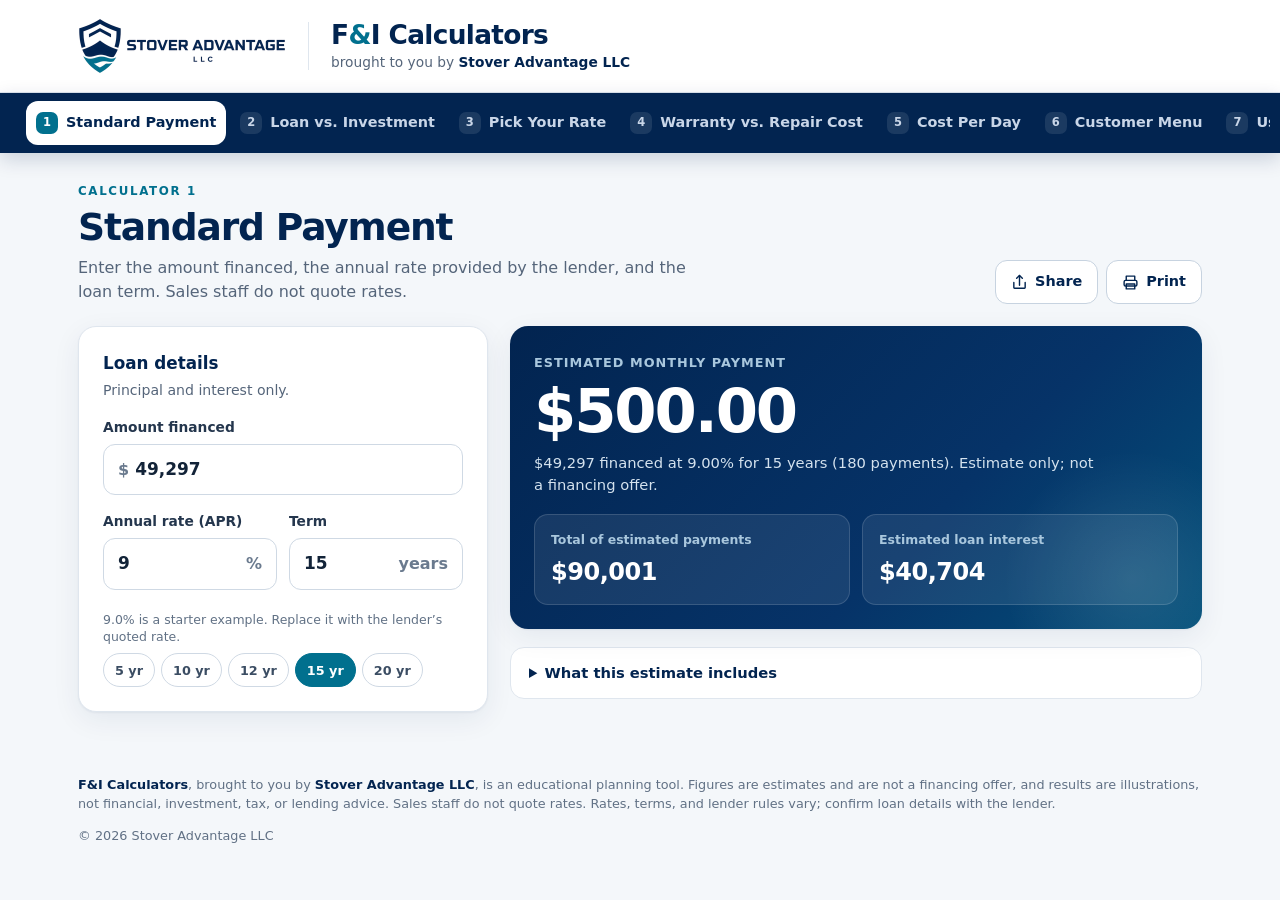
<file: index.html>
<!doctype html>
<html lang="en">
<head>
<meta charset="utf-8">
<meta name="viewport" content="width=device-width, initial-scale=1, viewport-fit=cover">
<meta name="theme-color" content="#022450">
<meta name="description" content="F&amp;I Calculators for marine finance: payment, loan vs. investment, pick your rate, warranty vs. repair, cost per day, customer protection menu, and use cases.">
<title>F&amp;I Calculators | Stover Advantage LLC</title>
<link rel="icon" type="image/svg+xml" href="data:image/svg+xml,%3Csvg xmlns='http://www.w3.org/2000/svg' viewBox='0 0 64 64'%3E%3Crect width='64' height='64' rx='14' fill='%23022450'/%3E%3Cpath d='M12 40c7-5 13-5 20 0s13 5 20 0' fill='none' stroke='%2301708E' stroke-width='6' stroke-linecap='round'/%3E%3Cpath d='M20 30 32 20l12 10' fill='none' stroke='white' stroke-width='5' stroke-linecap='round' stroke-linejoin='round'/%3E%3C/svg%3E">
<style>
:root{
  /* Palette sampled from the Stover Advantage logo: navy #022450, teal #01708E */
  --navy:#022450;--teal:#01708E;--teal-2:#0a8fb0;--teal-dark:#005a73;
  --teal-pale:#e5f3f7;--navy-pale:#e9eef6;--ink:#122338;--muted:#55657a;--line:#dfe6ee;--bg:#f4f7fa;--card:#fff;
  --err:#b42318;--err-bg:#fdf0ee;--radius:18px;
  --shadow:0 1px 2px rgba(2,36,80,.05),0 8px 28px rgba(2,36,80,.07);
  font-family:Inter,ui-sans-serif,system-ui,-apple-system,BlinkMacSystemFont,"Segoe UI",Roboto,sans-serif;
  color:var(--ink);font-size:16px;line-height:1.5;-webkit-text-size-adjust:100%
}
*{box-sizing:border-box}
body{margin:0;background:var(--bg);min-height:100vh}
button,input{font:inherit;color:inherit}
button{cursor:pointer}
a{color:var(--teal)}
:focus-visible{outline:3px solid #7cc6dc;outline-offset:2px}
.masthead{background:#fff;border-bottom:1px solid var(--line)}
.masthead-inner{max-width:1180px;margin:auto;padding:18px 28px;display:flex;align-items:center;gap:22px}
.brand-logo{display:block;height:56px;width:auto;flex:0 0 auto}
.brand-divider{width:1px;align-self:stretch;background:var(--line);margin:4px 0}
.brand-text{min-width:0}
.brand-title{margin:0;font-size:1.65rem;line-height:1.1;font-weight:800;letter-spacing:-.025em;color:var(--navy)}
.brand-title .amp{color:var(--teal)}
.brand-by{margin:3px 0 0;font-size:.86rem;color:var(--muted)}
.brand-by strong{color:var(--navy);font-weight:700}
.tabbar{position:sticky;top:0;z-index:20;background:var(--navy);box-shadow:0 6px 20px rgba(2,36,80,.18)}
.tabs{max-width:1260px;margin:auto;padding:8px 16px;display:flex;gap:4px;overflow-x:auto;scrollbar-width:none;-webkit-overflow-scrolling:touch}
.tabs::-webkit-scrollbar{display:none}
.tab{flex:1 0 auto;display:flex;align-items:center;justify-content:center;gap:8px;text-decoration:none;color:#c9d6e8;font-weight:650;font-size:.9rem;padding:11px 10px;border-radius:12px;white-space:nowrap;transition:background .15s,color .15s}
.tab .num{display:inline-grid;place-items:center;width:22px;height:22px;border-radius:7px;background:rgba(255,255,255,.1);font-size:.72rem;font-weight:800}
.tab:hover{background:rgba(255,255,255,.08);color:#fff}
.tab[aria-selected="true"]{background:#fff;color:var(--navy)}
.tab[aria-selected="true"] .num{background:var(--teal);color:#fff}
main{max-width:1180px;margin:auto;padding:30px 28px 40px}
.panel[hidden]{display:none}
.panel-head{display:flex;align-items:flex-end;justify-content:space-between;gap:20px;margin-bottom:22px;flex-wrap:wrap}
.eyebrow{margin:0 0 6px;color:var(--teal);font-weight:800;font-size:.74rem;letter-spacing:.14em;text-transform:uppercase}
.panel-head h2{margin:0;font-size:clamp(1.6rem,3.4vw,2.35rem);line-height:1.1;letter-spacing:-.03em;color:var(--navy)}
.panel-head p.lede{margin:8px 0 0;color:var(--muted);max-width:640px}
.actions{display:flex;gap:8px}
.btn{display:inline-flex;align-items:center;gap:7px;border:1px solid #c7d3e0;background:#fff;color:var(--navy);padding:10px 15px;border-radius:12px;font-weight:700;font-size:.9rem;min-height:44px;text-decoration:none}
.btn:hover{border-color:var(--teal);color:var(--teal)}
.btn svg{width:17px;height:17px}
.btn.primary{background:var(--teal);border-color:var(--teal);color:#fff}
.btn.primary:hover{background:var(--teal-dark);color:#fff}
.grid{display:grid;grid-template-columns:minmax(320px,410px) minmax(0,1fr);gap:22px;align-items:start}
.card{background:var(--card);border:1px solid var(--line);border-radius:var(--radius);box-shadow:var(--shadow);padding:24px}
.card h3{margin:0 0 4px;font-size:1.05rem;color:var(--navy)}
.card .sub{margin:0 0 16px;color:var(--muted);font-size:.88rem}
.stack{display:grid;gap:18px}
.stack[hidden]{display:none}
.field{margin-bottom:16px}
.field:last-child{margin-bottom:0}
.field[hidden],.row2[hidden]{display:none}
.field label,.lbl{display:block;font-weight:700;font-size:.86rem;color:#24364d;margin-bottom:6px}
.inputwrap{position:relative;display:flex;align-items:center;background:#fff;border:1.5px solid #cfd9e4;border-radius:12px;transition:border-color .15s,box-shadow .15s}
.inputwrap:focus-within{border-color:var(--teal);box-shadow:0 0 0 4px rgba(1,112,142,.13)}
.inputwrap .pre,.inputwrap .suf{color:#6a7a8e;font-weight:650;padding:0 0 0 14px;user-select:none}
.inputwrap .suf{padding:0 14px 0 0}
.inputwrap input{flex:1;min-width:0;border:0;outline:0;background:transparent;padding:12px 14px;font-size:1.06rem;font-weight:650;color:var(--ink);font-variant-numeric:tabular-nums;min-height:48px}
.inputwrap .pre+input{padding-left:6px}
.field.invalid .inputwrap{border-color:var(--err);box-shadow:0 0 0 4px rgba(180,35,24,.1)}
.ferr{display:none;margin:5px 0 0;color:var(--err);font-size:.8rem;font-weight:650}
.field.invalid .ferr{display:block}
.hint{margin:5px 0 0;color:#617185;font-size:.78rem;line-height:1.4}
.row2{display:grid;grid-template-columns:minmax(0,1fr) minmax(0,1fr);gap:12px}
.row2>*,.field,.grid>*{min-width:0}
.inputwrap input{width:100%}
.seg{display:grid;grid-template-columns:1fr 1fr;background:var(--navy-pale);border-radius:12px;padding:4px;gap:4px}
.seg button{border:0;background:transparent;padding:10px;border-radius:9px;font-weight:700;color:#4a5b70;min-height:42px;line-height:1.2}
.seg button[aria-pressed="true"]{background:#fff;color:var(--navy);box-shadow:0 1px 4px rgba(2,36,80,.12)}
.chips{display:flex;flex-wrap:wrap;gap:6px;margin-top:8px}
.chip{border:1px solid #cfd9e4;background:#fff;border-radius:999px;padding:6px 11px;font-size:.8rem;font-weight:650;color:#3b4d63;min-height:34px}
.chip:hover{border-color:var(--teal);color:var(--teal)}
.chip.active{background:var(--teal);border-color:var(--teal);color:#fff}
.range{width:100%;accent-color:var(--teal);margin:10px 0 2px}
.ends{display:flex;justify-content:space-between;color:#7a8a9c;font-size:.75rem}
.alert{display:none;align-items:flex-start;gap:10px;background:var(--err-bg);border:1px solid #f3c7c1;color:#7a1d14;border-radius:14px;padding:14px 16px;font-weight:600;font-size:.92rem}
.alert.show{display:flex}
.alert svg{flex:0 0 18px;width:18px;height:18px;margin-top:2px}
.hero{background:linear-gradient(135deg,var(--navy) 0%,#063368 62%,var(--teal) 140%);color:#fff;border:0;position:relative;overflow:hidden}
.hero::after{content:"";position:absolute;right:-60px;bottom:-80px;width:260px;height:260px;border-radius:50%;background:radial-gradient(circle,rgba(255,255,255,.10),transparent 70%);pointer-events:none}
.hero .k{font-size:.8rem;font-weight:700;letter-spacing:.08em;text-transform:uppercase;color:#a9c7dd}
.hero .big{display:block;font-size:clamp(2.6rem,6vw,3.8rem);font-weight:800;letter-spacing:-.035em;line-height:1.05;margin:6px 0 4px;font-variant-numeric:tabular-nums}
.hero .note{margin:8px 0 0;color:#d4e2ee;font-size:.92rem;max-width:560px;position:relative;z-index:1}
.metrics{display:grid;grid-template-columns:repeat(auto-fit,minmax(150px,1fr));gap:12px}
.metric{background:#fff;border:1px solid var(--line);border-radius:14px;padding:16px 16px 14px;box-shadow:var(--shadow)}
.metric span{display:block;font-size:.78rem;font-weight:700;color:var(--muted)}
.metric strong{display:block;font-size:1.5rem;font-weight:800;color:var(--navy);letter-spacing:-.02em;margin-top:4px;font-variant-numeric:tabular-nums}
.hero .metrics{margin-top:18px;position:relative;z-index:1}
.hero .metric{background:rgba(255,255,255,.08);border-color:rgba(255,255,255,.14);box-shadow:none}
.hero .metric span{color:#a9c7dd}.hero .metric strong{color:#fff}
.table-scroll{overflow-x:auto;border:1px solid var(--line);border-radius:12px}
table{width:100%;border-collapse:collapse;font-size:.9rem;font-variant-numeric:tabular-nums}
th{background:#f6f9fc;text-align:left;font-size:.74rem;text-transform:uppercase;letter-spacing:.06em;color:#5d6e82;padding:11px 14px;white-space:nowrap}
td{padding:11px 14px;border-top:1px solid var(--line);white-space:nowrap}
tr.current td{background:var(--teal-pale);font-weight:750;color:var(--navy)}
details.disc{background:#fff;border:1px solid var(--line);border-radius:14px;padding:0 18px}
details.disc summary{cursor:pointer;padding:14px 0;font-weight:700;color:var(--navy);font-size:.92rem}
details.disc .body{padding:0 0 14px;color:#4c5d72;font-size:.88rem}
details.disc .body p{margin:0 0 10px}
.fine{color:#617185;font-size:.8rem;margin:0}
.meter{height:8px;background:rgba(255,255,255,.15);border-radius:99px;overflow:hidden;margin-top:14px;position:relative;z-index:1}
.meter span{display:block;height:100%;background:linear-gradient(90deg,#4fc3dc,#a8e6f2);border-radius:99px}
.meterlabels{display:flex;justify-content:space-between;color:#a9c7dd;font-size:.75rem;margin-top:5px;position:relative;z-index:1}
.chart-wrap svg{width:100%;height:auto;display:block}
.key{display:flex;gap:16px;font-size:.8rem;color:var(--muted);margin-top:8px}
.key i{display:inline-block;width:14px;height:4px;border-radius:2px;margin-right:6px;vertical-align:middle}
.rep-row{display:grid;grid-template-columns:minmax(0,1.4fr) minmax(0,1fr) 40px;gap:8px;align-items:start;margin-bottom:8px}
.rep-row .field{margin:0}
.rep-row .inputwrap input{font-size:.95rem;min-height:44px;padding:10px 12px}
.rep-row .inputwrap .pre+input{padding-left:4px}
.iconbtn{width:40px;height:47px;border:1px solid #d8e1eb;border-radius:12px;background:#fff;color:#7a8a9c;display:grid;place-items:center}
.iconbtn:hover{color:var(--err);border-color:#efc4be}
.addbtn{border:1.5px dashed #b9c8d8;background:#fbfdff;color:var(--teal);font-weight:700;border-radius:12px;padding:10px;width:100%;min-height:44px;margin-top:2px}
.addbtn:hover{border-color:var(--teal)}
.addbtn[hidden]{display:none}
.example-tag{display:inline-block;background:#fff4e0;color:#8a5205;font-size:.68rem;font-weight:800;letter-spacing:.08em;padding:2px 7px;border-radius:6px;vertical-align:middle;margin-left:6px}
.rep-out{display:grid;gap:10px}
.rep-card{display:grid;grid-template-columns:minmax(0,1fr) auto;gap:6px 14px;align-items:center;border:1px solid var(--line);border-radius:14px;padding:14px 16px;background:#fff}
.rep-card .nm{font-weight:750;color:var(--navy)}
.rep-card .cost{font-weight:800;color:var(--navy);font-variant-numeric:tabular-nums}
.rep-card .eq{grid-column:1/-1;color:#3e5068;font-size:.92rem}
.rep-card .eq b{color:var(--teal);font-variant-numeric:tabular-nums}
.bar{grid-column:1/-1;height:6px;background:var(--navy-pale);border-radius:9px;overflow:hidden}
.bar span{display:block;height:100%;background:linear-gradient(90deg,var(--teal),var(--teal-2));border-radius:9px}
.callout{background:#fff8ec;border:1px solid #f4dfb8;color:#6b4306;border-radius:12px;padding:12px 14px;font-size:.86rem}
.pd td:first-child{font-weight:700;color:var(--navy)}
.pd tr.total td{background:var(--teal-pale);font-weight:800;color:var(--navy)}
.obj-grid{display:grid;grid-template-columns:repeat(auto-fill,minmax(320px,1fr));gap:16px;align-items:start}
.obj{background:#fff;border:1px solid var(--line);border-radius:var(--radius);box-shadow:var(--shadow);overflow:hidden}
.obj.open{border-color:#b5d6e1}
.obj > button.q{all:unset;box-sizing:border-box;width:100%;cursor:pointer;display:flex;justify-content:space-between;align-items:center;gap:12px;padding:18px 20px;font-weight:800;font-size:1.06rem;color:var(--navy)}
.obj > button.q:focus-visible{outline:3px solid #7cc6dc;outline-offset:-3px}
.obj > button.q .chev{flex:0 0 28px;width:28px;height:28px;border-radius:9px;background:var(--teal-pale);color:var(--teal);display:grid;place-items:center;transition:transform .2s}
.obj.open > button.q .chev{transform:rotate(180deg)}
.obj .ans{display:none;padding:0 20px 20px}
.obj.open .ans{display:block}
.obj .ans p{margin:0 0 14px;color:#3a4c62}
.obj .live{display:flex;justify-content:space-between;align-items:center;gap:12px;background:var(--navy-pale);border-radius:12px;padding:12px 14px;margin-bottom:8px}
.obj .live span{font-size:.8rem;color:#4a5b70;font-weight:700}
.obj .live strong{font-size:1.35rem;color:var(--navy);font-weight:800;font-variant-numeric:tabular-nums;white-space:nowrap}
.obj .src{font-size:.75rem;color:#617185;margin:0 0 12px}
footer{max-width:1180px;margin:0 auto;padding:10px 28px 40px;color:#617185;font-size:.8rem}
footer .fbrand{font-weight:700;color:var(--navy)}
.toast{position:fixed;left:50%;bottom:24px;transform:translate(-50%,30px);opacity:0;background:var(--navy);color:#fff;padding:12px 18px;border-radius:12px;font-weight:650;box-shadow:0 10px 30px rgba(2,36,80,.3);transition:.25s;pointer-events:none;z-index:50}
.toast.show{opacity:1;transform:translate(-50%,0)}
.print-stamp{display:none;color:#617185;font-size:.8rem;margin:0 0 12px}
/* ---------- Customer menu ---------- */
.opt{font-weight:600;color:#8a98a9;font-size:.74rem;margin-left:4px}
.pkcount{display:grid;grid-template-columns:repeat(6,1fr);background:var(--navy-pale);border-radius:12px;padding:4px;gap:4px;margin-bottom:14px}
.pkcount button{border:0;background:transparent;border-radius:9px;font-weight:800;color:#4a5b70;min-height:42px}
.pkcount button[aria-pressed="true"]{background:#fff;color:var(--navy);box-shadow:0 1px 4px rgba(2,36,80,.12)}
.pknames{display:grid;grid-template-columns:repeat(auto-fill,minmax(140px,1fr));gap:8px}
.pkname{display:flex;align-items:center;gap:10px;border:1.5px solid color-mix(in srgb,var(--c) 30%,#fff);background:color-mix(in srgb,var(--c) 6%,#fff);border-radius:12px;padding:0 0 0 12px;transition:border-color .15s,box-shadow .15s}
.pkname:focus-within{border-color:var(--c);box-shadow:0 0 0 4px color-mix(in srgb,var(--c) 15%,transparent)}
.pkname .sw{flex:0 0 14px;height:14px;border-radius:4px;background:var(--c)}
.pkname input{flex:1;min-width:0;border:0;outline:0;background:transparent;padding:10px 12px 10px 0;font-weight:750;color:var(--c);min-height:44px}
.mprod{margin-top:22px}
.mprod .alert{margin-bottom:12px}
.mp-row{display:grid;grid-template-columns:auto minmax(190px,2.2fr) repeat(var(--n),minmax(88px,1fr)) 44px;gap:8px;align-items:center;margin-bottom:10px;padding-bottom:10px;border-bottom:1px solid var(--line)}
.mp-row:last-of-type{border-bottom:0}
.mp-prod .mp-note{margin-top:6px}
.mp-prod .mp-note input{min-height:38px!important;padding:7px 10px!important;font-size:.88rem!important;font-weight:600;color:#3e5068}
.mp-cell:not(.on) .pre{opacity:.4}
.mp-head{margin-bottom:8px;padding-bottom:0;border-bottom:0;align-items:end}
.mp-head>span{font-size:.72rem;font-weight:800;text-transform:uppercase;letter-spacing:.06em;color:#5d6e82;padding:0 2px}
.mp-head .mp-hpk{background:var(--c);color:#fff;text-align:center;border-radius:9px;padding:7px 4px;letter-spacing:.02em;text-transform:none;font-size:.86rem;white-space:nowrap;overflow:hidden;text-overflow:ellipsis}
.mp-row .field{margin:0}
.mp-row .inputwrap input{font-size:.95rem;min-height:44px;padding:10px 10px}
.mp-row .inputwrap .pre{padding-left:10px}
.mp-row .inputwrap .pre+input{padding-left:3px}
.mp-lbl{display:none}
.mp-chk{display:none;padding:0 9px 0 0;color:var(--c);font-weight:900}
.mp-cell.on .inputwrap{border-color:color-mix(in srgb,var(--c) 55%,#fff);background:color-mix(in srgb,var(--c) 7%,#fff)}
.mp-cell.on .mp-chk{display:block}
.mp-cell .inputwrap:focus-within{border-color:var(--c);box-shadow:0 0 0 4px color-mix(in srgb,var(--c) 14%,transparent)}
.mp-cell.invalid .inputwrap{border-color:var(--err)}
.mp-prod input{font-weight:750!important}
.mp-order{display:flex;align-items:center;gap:4px}
.mp-order .iconbtn{width:44px;height:44px;flex:0 0 44px}
.mp-order .iconbtn:hover{color:var(--teal);border-color:var(--teal)}
.mp-order .iconbtn:disabled{opacity:.35;cursor:not-allowed}
.mp-drag{cursor:grab;touch-action:none}
.mp-drag:active,.mp-row.mp-dragging .mp-drag{cursor:grabbing}
.mp-pri{min-width:1.1rem;text-align:center;font-weight:800;font-size:.8rem;color:var(--teal);font-variant-numeric:tabular-nums}
.mp-pri-label{display:none;font-size:.72rem;font-weight:800;letter-spacing:.06em;text-transform:uppercase;color:#5d6e82;margin-right:2px}
.mp-del{width:44px;height:44px}
.mp-row.mp-dragging{position:relative;z-index:3;outline:2px solid var(--teal);background:#f3fbfd;box-shadow:var(--shadow)}
body.mp-reordering{user-select:none;cursor:grabbing}
.inputwrap.mp-custom{border-color:#c4a15a;background:#fff8ec}
.mp-cell.mp-custom:not(.invalid) .inputwrap{border-color:#c4a15a;background:#fff8ec}
.inputwrap.mp-custom:focus-within{border-color:var(--teal);background:#fff;box-shadow:0 0 0 4px rgba(1,112,142,.13)}
.mp-cell.mp-custom:not(.invalid) .inputwrap:focus-within{border-color:var(--c);background:#fff;box-shadow:0 0 0 4px color-mix(in srgb,var(--c) 14%,transparent)}
.mp-mini{display:block;border:0;background:transparent;color:#8a5205;font-weight:800;font-size:.78rem;padding:6px 0 0;min-height:40px;text-align:left}
.mp-mini:hover{color:var(--navy)}
.mp-mini[hidden],.mp-def[hidden]{display:none!important}
.mp-def{margin:2px 0 0;font-size:.72rem;font-weight:700;color:#8a5205;line-height:1.3}
.mprod-head{display:flex;justify-content:space-between;align-items:flex-start;gap:12px 18px;flex-wrap:wrap;margin-bottom:14px}
.mprod-head .sub{margin:0}
.mprod-tools{display:flex;flex-wrap:wrap;gap:8px}
.mprod-tools .btn:disabled,.mtpl-actions .btn:disabled{opacity:.45;cursor:not-allowed}
.mtpl{margin-top:22px}
.mtpl-grid{display:grid;grid-template-columns:minmax(220px,1fr) auto;gap:0 16px;align-items:end}
.mtpl-actions{display:flex;flex-wrap:wrap;gap:8px;margin-bottom:16px}
.inputwrap select{flex:1;min-width:0;width:100%;border:0;outline:0;background:transparent;padding:12px 36px 12px 14px;font-weight:650;font-size:1rem;min-height:48px;color:var(--ink);appearance:none;background-image:linear-gradient(45deg,transparent 50%,#5d6e82 50%),linear-gradient(135deg,#5d6e82 50%,transparent 50%);background-position:calc(100% - 18px) 22px,calc(100% - 12px) 22px;background-size:6px 6px,6px 6px;background-repeat:no-repeat}
.sr{position:absolute;width:1px;height:1px;padding:0;margin:-1px;overflow:hidden;clip:rect(0,0,0,0);white-space:nowrap;border:0}
.pkrec{display:block;margin-top:4px;border:0;background:transparent;color:var(--teal);font-weight:800;font-size:.75rem;min-height:36px;padding:2px 2px 0;text-align:left}
.pkrec[aria-pressed="true"]{color:#9A7520}
.mp-icons{display:flex;flex-wrap:wrap;gap:4px;margin-top:8px}
.mp-icons button{width:40px;height:40px;border:1.5px solid #d5deea;border-radius:12px;background:#fff;color:var(--navy);display:grid;place-items:center;padding:0}
.mp-icons button svg{width:20px;height:20px}
.mp-icons button[aria-pressed="true"]{border-color:var(--teal);background:var(--teal-pale);color:var(--teal)}
.mp-inc{display:flex;align-items:center;gap:6px;font-size:.78rem;font-weight:800;color:var(--c,#24364d);margin:0 0 6px}
.mp-inc input{width:18px;height:18px;accent-color:var(--teal)}
.mp-sub{margin-top:6px}
.mp-sub input{min-height:36px!important;padding:6px 8px!important;font-size:.8rem!important;font-weight:650}
.mp-grid{overflow-x:auto}
.mv{color:var(--ink)}
.mv-top{display:flex;align-items:center;gap:16px;padding:18px 22px 8px}
.mv-logo{height:42px;width:auto}
.mv-brand{display:flex;flex-direction:column;line-height:1.15}
.mv-brand strong{color:var(--navy);font-size:1.15rem;letter-spacing:-.02em}
.mv-brand span{color:var(--teal);font-weight:700;font-size:.86rem}
.mv-meta{margin-left:auto;display:flex;gap:22px}
.mv-meta span{display:flex;flex-direction:column;min-width:72px}
.mv-meta small,.mv-facts small{font-size:.66rem;font-weight:800;letter-spacing:.08em;text-transform:uppercase;color:#6a7a8e}
.mv-meta b,.mv-facts b{color:var(--navy);font-weight:800;font-variant-numeric:tabular-nums}
.mv-facts{display:grid;grid-template-columns:1.05fr .95fr 1.35fr;gap:12px;padding:8px 18px 4px}
.mv-panel{background:#f6f9fc;border:1px solid var(--line);border-radius:16px;padding:12px 14px;display:grid;gap:7px}
.mv-panel div{display:flex;justify-content:space-between;gap:10px;align-items:baseline}
.mv-panel b{text-align:right}
.mv-panel .mv-bal b{color:var(--teal);font-size:1.05rem}
.mv-terms{display:grid;grid-template-columns:1fr 1fr;gap:8px}
.mv-term{background:#fff;border-radius:12px;padding:8px;border-top:4px solid var(--navy)}
.mv-term:last-child{border-top-color:var(--teal)}
.mv-term div{display:flex;justify-content:space-between;gap:8px;font-size:.82rem}
.mv-term div b,.mv-term strong{white-space:nowrap}
.mv-term strong{display:block;margin-top:6px;color:var(--navy);font-size:1.05rem;font-variant-numeric:tabular-nums}
.mv-products{display:grid;grid-template-columns:repeat(auto-fit,minmax(180px,1fr));gap:10px;padding:14px 18px}
.mv-prod{display:grid;grid-template-columns:42px minmax(0,1fr);gap:10px;align-items:center;background:#fff;border:1px solid var(--line);border-radius:16px;padding:10px 12px;box-shadow:0 1px 0 rgba(2,36,80,.04)}
.mv-ico{width:42px;height:42px;border-radius:14px;display:grid;place-items:center;background:var(--teal-pale);color:var(--teal)}
.mv-ico svg{width:22px;height:22px}
.mv-prod strong{display:block;color:var(--navy);font-size:.92rem;line-height:1.2}
.mv-prod p{margin:3px 0 0;color:#4c5d72;font-size:.78rem;line-height:1.35}
.mv-tiers{display:grid;grid-template-columns:repeat(var(--n,4),minmax(0,1fr));gap:12px;padding:0 18px 16px;align-items:stretch}
.mv-tier{display:flex;flex-direction:column;background:#fff;border:1px solid var(--line);border-radius:18px;overflow:hidden;min-width:0;box-shadow:var(--shadow)}
.mv-tier header{padding:12px 12px 8px;border-top:6px solid var(--c);background:color-mix(in srgb,var(--c) 8%,#fff)}
.mv-tier header strong{display:block;color:var(--c);font-size:1.02rem;letter-spacing:-.02em}
.mv-tier header em{display:inline-block;margin-top:4px;font-style:normal;font-size:.68rem;font-weight:800;letter-spacing:.08em;text-transform:uppercase;color:#fff;background:var(--teal);border-radius:999px;padding:3px 8px}
.mv-tier.rec{border-color:var(--teal);box-shadow:0 0 0 3px rgba(1,112,142,.18),var(--shadow)}
.mv-list{list-style:none;margin:0;padding:4px 12px 8px;display:grid;gap:8px;flex:1}
.mv-list li{padding-bottom:8px;border-bottom:1px solid var(--line)}
.mv-list li:last-child{border-bottom:0}
.mv-list .nm{display:block;font-weight:800;color:var(--navy);font-size:.84rem;line-height:1.25}
.mv-list .pl{display:block;color:#3e5068;font-size:.78rem;margin-top:2px}
.mv-list .meta{display:block;color:#617185;font-size:.74rem;margin-top:2px}
.mv-empty{color:#7a8a9c;font-size:.84rem;padding:8px 0}
.mv-pays{display:grid;gap:6px;padding:8px 12px 4px}
.mv-choice{display:flex;align-items:flex-start;gap:8px;font-size:.82rem;font-weight:750;color:var(--navy);line-height:1.3;min-height:32px}
.mv-choice input{width:18px;height:18px;margin-top:1px;accent-color:var(--navy);flex:0 0 auto}
.mv-x{display:flex;align-items:flex-end;gap:8px;margin:10px 12px 14px;color:var(--navy);font-weight:800}
.mv-x i{flex:1;border-bottom:1.5px solid #6b7785;height:1.2em}
.mv-foot{margin:0;padding:4px 22px 16px;text-align:center;color:#55657a;font-size:.78rem;font-weight:650;line-height:1.45}
@media (max-width:860px){
  .mv-top,.mv-facts,.mv-products,.mv-tiers{padding-left:12px;padding-right:12px}
  .mv-top{flex-wrap:wrap}
  .mv-meta{margin-left:0;width:100%}
  .mv-facts,.mv-tiers{grid-template-columns:1fr}
}
.menu-board{margin-top:22px;background:#fff;border:1px solid var(--line);border-radius:var(--radius);box-shadow:var(--shadow);overflow:hidden}
.mb-head{display:flex;align-items:center;gap:16px;background:var(--navy);color:#fff;padding:16px 24px;border-bottom:4px solid var(--teal)}
.mb-shield{height:46px;width:auto;flex:0 0 auto}
.mb-title{display:flex;flex-direction:column;line-height:1.15}
.mb-title strong{font-size:1.3rem;font-weight:800;letter-spacing:.02em}
.mb-title span{color:#9fd4e4;font-size:.9rem;font-weight:600}
.mb-who{margin-left:auto;display:flex;gap:22px;text-align:left}
.mb-who span{display:flex;flex-direction:column;font-weight:700;font-size:.92rem;min-width:70px}
.mb-who small,.mb-deal small{font-size:.66rem;font-weight:800;letter-spacing:.09em;text-transform:uppercase;color:#9fb6cc}
.mb-deal{display:flex;flex-wrap:wrap;gap:8px 28px;padding:14px 24px;border-bottom:1px solid var(--line);background:#f8fafc}
.mb-deal span{display:flex;flex-direction:column}
.mb-deal small{color:#6a7a8e}
.mb-deal b{color:var(--navy);font-variant-numeric:tabular-nums}
.mb-deal span:last-child b{color:var(--teal)}
.mb-table-wrap{padding:8px 24px 20px;overflow-x:auto}
.mb-table{width:100%;border-collapse:separate;border-spacing:6px 0;font-variant-numeric:tabular-nums;table-layout:fixed}
.mb-table th,.mb-table td{white-space:normal;border:0;padding:10px 8px}
.mb-table th{background:none;font-size:.7rem;color:#5d6e82;vertical-align:bottom;border-bottom:2px solid var(--navy)}
.mb-table .mb-prodh{width:24%}.mb-table .mb-termh{width:9.5%}
.mb-table th.mb-pk{background:var(--c);color:#fff;text-align:center;font-size:1.02rem;letter-spacing:.01em;text-transform:none;border-radius:10px 10px 0 0;border-bottom:0;padding:14px 6px;-webkit-print-color-adjust:exact;print-color-adjust:exact}
.mb-table tbody td{border-top:1px solid var(--line)}
.mb-table tbody tr:first-child td{border-top:0}
.mb-prod strong{display:block;color:var(--ink);font-size:.93rem}
.mb-prod small{display:block;color:#6a7a8e;font-size:.76rem;line-height:1.35;margin-top:2px}
.mb-term{color:#3e5068;font-size:.86rem;text-align:center}
.mb-c,.mb-sum td:not(:first-child),.mb-dayrow td:not(:first-child),.mb-small td:not(:first-child){background:color-mix(in srgb,var(--c) 7%,#fff);text-align:center;-webkit-print-color-adjust:exact;print-color-adjust:exact}
.mb-table tbody td.mb-c{border-top:1px solid color-mix(in srgb,var(--c) 18%,#fff)}
.mb-c .ck{display:block;color:var(--c);font-size:1.25rem;font-weight:900;line-height:1}
.mb-c .pr{display:block;color:#55657a;font-size:.78rem;margin-top:3px}
.mb-c .no{color:#c3cad2;font-weight:700}
.mb-empty{text-align:center;color:#7a8a9c;padding:24px!important}
.mb-sum td{padding:5px 8px;font-size:.84rem;color:#55657a}
.mb-sum:first-child td{padding-top:14px;border-top:2px solid var(--line)}
.mb-sum.mb-fin td{padding-bottom:12px}
.mb-sum.mb-fin td:not(:first-child){color:var(--ink);font-weight:700}
.mb-payrow td{padding:0 4px;vertical-align:middle}
.mb-payrow td:first-child{padding:10px 8px}
.mb-payrow strong{display:block;color:var(--navy);font-size:1.15rem}
.mb-payrow small{display:block;color:#6a7a8e;font-size:.8rem}
.mb-pay{display:block;background:var(--c);color:#fff;font-size:calc(2.1rem - var(--n,3)*.16rem);white-space:nowrap;font-weight:800;letter-spacing:-.02em;padding:12px 2px;border-radius:10px;text-align:center;-webkit-print-color-adjust:exact;print-color-adjust:exact}
.mb-day{display:inline-block;background:color-mix(in srgb,var(--c) 15%,#fff);color:var(--c);font-weight:800;font-size:.8rem;padding:5px 10px;border-radius:10px;line-height:1.3;-webkit-print-color-adjust:exact;print-color-adjust:exact}
.mb-day b{font-weight:900}
.mb-table .mb-day{display:block;padding:6px 4px;font-size:.74rem}.mb-table .mb-day>span{display:block}.mb-table .mb-day b{font-size:1.05rem}
.mb-small .nw{white-space:nowrap}
.mb-dayrow td{padding:10px 4px 4px}
.mb-small td{font-size:.76rem;color:#6a7a8e;padding:2px 4px 12px;line-height:1.5;border-radius:0 0 10px 10px}
.mb-cards{display:none}
.mb-sign{display:none}
.mb-disc{margin:0;padding:14px 24px 18px;text-align:center;font-weight:700;color:#55657a;font-size:.84rem;border-top:1px solid var(--line)}
@media (max-width:860px){
  .mp-row:not(.mp-head){display:flex;flex-wrap:wrap;gap:8px;border:1px solid var(--line);border-radius:14px;padding:12px;margin-bottom:10px;background:#fbfdff}
  .mp-head{display:none}
  .mp-order{order:0;flex:1 1 100%}
  .mp-pri-label{display:inline}
  .mp-prod{order:1;flex:1 1 calc(100% - 56px);min-width:0}
  .mp-row>.mp-del{order:2;flex:0 0 44px;height:44px}
  .mp-cell{order:3;flex:0 1 calc(33.333% - 5.34px);min-width:0}
  .mtpl-grid{grid-template-columns:1fr}
  .mp-cell .inputwrap .pre{padding-left:8px}.mp-cell .inputwrap input{padding:10px 4px 10px 2px}.mp-chk{padding-right:6px}
  .mp-prod input{font-size:.92rem!important}
  .mp-lbl{display:block;font-size:.72rem;font-weight:800;color:var(--c);margin:0 0 3px 2px;white-space:nowrap;overflow:hidden;text-overflow:ellipsis}
  .mb-table-wrap{display:none}
  .mb-cards{display:grid;gap:14px;padding:16px}
  .mb-card{border:1.5px solid color-mix(in srgb,var(--c) 30%,#fff);border-radius:16px;overflow:hidden;background:color-mix(in srgb,var(--c) 4%,#fff)}
  .mb-card header{background:var(--c);color:#fff;font-weight:800;font-size:1.05rem;padding:10px 16px}
  .mb-cpay{display:flex;align-items:baseline;gap:8px;padding:14px 16px 4px}
  .mb-cpay strong{font-size:2rem;font-weight:800;color:var(--c);letter-spacing:-.03em;font-variant-numeric:tabular-nums}
  .mb-cpay span{color:#6a7a8e;font-size:.82rem;font-weight:650}
  .mb-card>.mb-day{margin:0 16px 10px}
  .mb-card ul{list-style:none;margin:0;padding:0 16px}
  .mb-card li{display:grid;grid-template-columns:22px minmax(0,1fr) auto;gap:8px;align-items:start;padding:9px 0;border-top:1px solid color-mix(in srgb,var(--c) 14%,#fff);font-size:.9rem}
  .mb-card li .ck{color:var(--c);font-weight:900}
  .mb-card li.off{color:#a3aebb}.mb-card li.off .ck{color:#c3cad2}
  .mb-card li .nm{font-weight:700}.mb-card li.on .nm{color:var(--ink)}
  .mb-card li small{display:block;font-weight:600;color:#7a8a9c;font-size:.76rem}
  .mb-card li .pr{color:#55657a;font-size:.82rem;font-variant-numeric:tabular-nums}
  .mb-card dl{margin:4px 0 0;padding:10px 16px 14px;background:color-mix(in srgb,var(--c) 7%,#fff);display:grid;gap:3px}
  .mb-card dl div{display:flex;justify-content:space-between;gap:10px;font-size:.82rem}
  .mb-card dt{color:#6a7a8e}.mb-card dd{margin:0;font-weight:700;color:var(--ink);font-variant-numeric:tabular-nums}
  .mb-head{padding:14px 16px;flex-wrap:wrap}
  .mb-shield{height:38px}
  .mb-who{margin-left:0;width:100%;gap:14px;flex-wrap:wrap}.mb-who span{min-width:0}
  .mb-deal{padding:12px 16px;gap:8px 18px}
  .mb-disc{padding:12px 16px 16px}
}
@media (max-width:900px){.grid{grid-template-columns:1fr}}
@media (max-width:640px){
  .masthead-inner{padding:10px 16px;gap:12px}
  .brand-logo{height:34px}
  .brand-title{font-size:1.12rem}
  .brand-by{font-size:.7rem;margin-top:1px}
  .tabs{padding:6px 10px}
  .tab{font-size:.84rem;padding:9px 11px}
  main{padding:20px 14px 30px}
  .card{padding:18px}
  .panel-head{margin-bottom:16px}
  .actions{width:100%}.actions .btn{flex:1;justify-content:center}
  .metric strong{font-size:1.3rem}
  .obj-grid{grid-template-columns:1fr}
  footer{padding:6px 16px 30px}
}
@media (max-width:380px){.brand-logo{height:28px}.brand-title{font-size:1rem}.brand-divider{display:none}}
@media print{
  .tabbar,.actions,.addbtn,.iconbtn,.chips,.range,.ends,.toast,.obj .btn{display:none!important}
  body{background:#fff}main{padding:10px 0}
  .card,.metric{box-shadow:none}
  .hero,.tab,.bar span{-webkit-print-color-adjust:exact;print-color-adjust:exact}
  .grid{grid-template-columns:1fr 1.4fr}
  .print-stamp{display:block!important}
  .obj .ans{display:block}
}
@page menu{size:letter landscape;margin:.35in}
@media print{
  body[data-route="menu"] .masthead,body[data-route="menu"] footer,body[data-route="menu"] .print-stamp{display:none!important}
  #panel-menu>*:not(.menu-board){display:none!important}
  #panel-menu .menu-board{page:menu;margin:0;border:0;box-shadow:none;border-radius:0;font-size:12px}
  .menu-board .mb-head,.menu-board .mb-deal{-webkit-print-color-adjust:exact;print-color-adjust:exact}
  .menu-board .mb-table-wrap{display:block!important;padding:4px 0 10px;overflow:visible}
  .menu-board .mb-cards{display:none!important}
  .menu-board .mb-head{flex-wrap:nowrap}.menu-board .mb-who{margin-left:auto;width:auto}
  .menu-board .mb-sign{display:block;padding:4px 4px 0;break-inside:avoid}
  .mb-sign h4{margin:0 0 4px;font-size:.78rem;letter-spacing:.08em;text-transform:uppercase;color:var(--navy);border-bottom:1px solid var(--line);padding-bottom:4px}
  .mb-sign p{margin:0 0 6px;color:#55657a;font-size:.8rem}
  .sig-grid{display:grid;grid-template-columns:1fr 1fr 1fr;gap:0 28px}
  .sig{border-bottom:1px solid #6b7785;height:34px;margin-bottom:16px;position:relative}
  .sig span{position:absolute;top:100%;left:0;font-size:.66rem;color:#6a7a8e;margin-top:2px}
  .menu-board .mb-disc{border-top:0;padding:10px 0 0}
  .mb-table tr,.mb-table td{break-inside:avoid}
  html[data-route="menu"]{font-size:11.5px}
  .mv-facts{grid-template-columns:1.05fr .95fr 1.35fr!important}
  .mv-tiers{grid-template-columns:repeat(var(--n,4),minmax(0,1fr))!important}
  .mv-products{grid-template-columns:repeat(4,minmax(0,1fr))!important}
  .mv-tier,.mv-prod,.mv-panel{break-inside:avoid}
  .mv-choice input{appearance:auto;-webkit-appearance:checkbox;width:13px;height:13px}
  .mv-tier header,.mv-ico,.mv-tier.rec{-webkit-print-color-adjust:exact;print-color-adjust:exact}
  html[data-route="menu"] main{padding:0}
  .menu-board .mb-head{padding:10px 16px}.menu-board .mb-shield{height:36px}
  .menu-board .mb-deal{padding:8px 16px}
  .menu-board .mb-table th,.menu-board .mb-table td{padding:5px 6px}
  .menu-board .mb-table th.mb-pk{padding:9px 4px}
  .menu-board .mb-c .ck{display:inline;font-size:1.05rem;margin-right:5px}.menu-board .mb-c .pr{display:inline;font-size:.8rem}
  .menu-board .mb-table .mb-prodh{width:29%}.menu-board .mb-table .mb-termh{width:9%}
  .menu-board .mb-sum td{padding:3px 6px}
  .menu-board .mb-payrow td{padding:2px 4px}
  .menu-board .mb-pay{padding:8px 2px}
  .menu-board .mb-small td{padding:2px 4px 8px}
  .sig{height:22px;margin-bottom:13px}
}
</style>
<link rel="manifest" href="manifest.webmanifest">
<link rel="apple-touch-icon" href="icon-180.png">
<link rel="icon" type="image/png" href="icon-192.png">
<meta name="apple-mobile-web-app-capable" content="yes">
<meta name="mobile-web-app-capable" content="yes">
<meta name="apple-mobile-web-app-title" content="F&amp;I Calc">
<meta name="apple-mobile-web-app-status-bar-style" content="default">
</head>
<body>
<header class="masthead">
  <div class="masthead-inner">
    <!-- BRAND LOGO: to swap the logo, replace ONLY the src="data:..." value on the next line with a new data URI. -->
    <img id="brand-logo" class="brand-logo" alt="Stover Advantage LLC" src="[data-uri]">
    <span class="brand-divider" aria-hidden="true"></span>
    <div class="brand-text">
      <h1 class="brand-title">F<span class="amp">&amp;</span>I Calculators</h1>
      <p class="brand-by">brought to you by <strong>Stover Advantage LLC</strong></p>
    </div>
  </div>
</header>

<nav class="tabbar" aria-label="Calculators">
  <div class="tabs" role="tablist">
    <a class="tab" role="tab" id="tab-payment" href="#/payment" aria-controls="panel-payment"><span class="num">1</span>Standard Payment</a>
    <a class="tab" role="tab" id="tab-cash" href="#/cash" aria-controls="panel-cash"><span class="num">2</span>Loan vs. Investment</a>
    <a class="tab" role="tab" id="tab-rate" href="#/rate" aria-controls="panel-rate"><span class="num">3</span>Pick Your Rate</a>
    <a class="tab" role="tab" id="tab-warranty" href="#/warranty" aria-controls="panel-warranty"><span class="num">4</span>Warranty vs. Repair Cost</a>
    <a class="tab" role="tab" id="tab-perday" href="#/perday" aria-controls="panel-perday"><span class="num">5</span>Cost Per Day</a>
    <a class="tab" role="tab" id="tab-menu" href="#/menu" aria-controls="panel-menu"><span class="num">6</span>Customer Menu</a>
    <a class="tab" role="tab" id="tab-usecase" href="#/usecase" aria-controls="panel-usecase"><span class="num">7</span>Use Case</a>
  </div>
</nav>

<main>
<p class="print-stamp" id="print-stamp"></p>

<!-- ========== 1. STANDARD PAYMENT ========== -->
<section class="panel" id="panel-payment" role="tabpanel" aria-labelledby="tab-payment">
  <div class="panel-head">
    <div><p class="eyebrow">Calculator 1</p><h2>Standard Payment</h2>
      <p class="lede">Enter the amount financed, the annual rate provided by the lender, and the loan term. Sales staff do not quote rates.</p></div>
    <div class="actions"><button class="btn" data-share="payment" type="button"><svg viewBox="0 0 24 24" fill="none" stroke="currentColor" stroke-width="2" stroke-linecap="round" stroke-linejoin="round" aria-hidden="true"><path d="M4 12v7a1 1 0 0 0 1 1h14a1 1 0 0 0 1-1v-7"/><path d="M16 6l-4-4-4 4"/><path d="M12 2v14"/></svg>Share</button><button class="btn" data-print type="button"><svg viewBox="0 0 24 24" fill="none" stroke="currentColor" stroke-width="2" stroke-linecap="round" stroke-linejoin="round" aria-hidden="true"><path d="M6 9V3h12v6"/><rect x="3" y="9" width="18" height="8" rx="2"/><path d="M6 14h12v7H6z"/></svg>Print</button></div>
  </div>
  <div class="grid">
    <div class="card">
      <h3>Loan details</h3><p class="sub">Principal and interest only.</p>
      <div class="field"><label for="standard-amount">Amount financed</label><div class="inputwrap"><span class="pre">$</span><input id="standard-amount" data-t="money" data-min="100" data-max="10000000" inputmode="decimal" autocomplete="off"></div><p class="ferr"></p></div>
      <div class="row2">
        <div class="field"><label for="standard-rate">Annual rate (APR)</label><div class="inputwrap"><input id="standard-rate" data-t="pct" data-min="0" data-max="40" inputmode="decimal" autocomplete="off"><span class="suf">%</span></div><p class="ferr"></p></div>
        <div class="field"><label for="standard-years">Term</label><div class="inputwrap"><input id="standard-years" data-t="int" data-min="1" data-max="30" inputmode="numeric" autocomplete="off"><span class="suf">years</span></div><p class="ferr"></p></div>
      </div>
      <p class="hint">9.0% is a starter example. Replace it with the lender’s quoted rate.</p>
      <div class="chips" data-chips="standard-years" data-vals="5,10,12,15,20" data-suffix=" yr"></div>
    </div>
    <div class="stack">
      <div class="alert" id="err-payment" role="alert"><svg viewBox="0 0 24 24" fill="none" stroke="currentColor" stroke-width="2" stroke-linecap="round" stroke-linejoin="round" aria-hidden="true"><circle cx="12" cy="12" r="10"/><path d="M12 7v6M12 17h.01"/></svg><span></span></div>
      <div class="stack" id="res-payment">
        <div class="card hero" aria-live="polite">
          <span class="k">Estimated monthly payment</span>
          <strong class="big" id="std-monthly">—</strong>
          <p class="note" id="std-note"></p>
          <div class="metrics">
            <div class="metric"><span>Total of estimated payments</span><strong id="std-total">—</strong></div>
            <div class="metric"><span>Estimated loan interest</span><strong id="std-interest">—</strong></div>
          </div>
        </div>
        <details class="disc"><summary>What this estimate includes</summary><div class="body"><p>This standard fixed-rate estimate uses monthly payments and principal and interest only. It does not include taxes, insurance, fees, down payment, or lender-specific payment rules. Enter a rate from a lender quote; this calculator does not provide a rate or loan offer.</p></div></details>
      </div>
    </div>
  </div>
</section>

<!-- ========== 2. CASH CONVERSION ========== -->
<section class="panel" id="panel-cash" role="tabpanel" aria-labelledby="tab-cash" hidden>
  <div class="panel-head">
    <div><p class="eyebrow">Calculator 2</p><h2>Loan vs. Investment</h2>
      <p class="lede">Compare paying cash with financing and keeping the cash invested. Enter the price, loan terms, and an assumed investment return. The results are an illustration, not a recommendation.</p></div>
    <div class="actions"><button class="btn" data-share="cash" type="button"><svg viewBox="0 0 24 24" fill="none" stroke="currentColor" stroke-width="2" stroke-linecap="round" stroke-linejoin="round" aria-hidden="true"><path d="M4 12v7a1 1 0 0 0 1 1h14a1 1 0 0 0 1-1v-7"/><path d="M16 6l-4-4-4 4"/><path d="M12 2v14"/></svg>Share</button><button class="btn" data-print type="button"><svg viewBox="0 0 24 24" fill="none" stroke="currentColor" stroke-width="2" stroke-linecap="round" stroke-linejoin="round" aria-hidden="true"><path d="M6 9V3h12v6"/><rect x="3" y="9" width="18" height="8" rx="2"/><path d="M6 14h12v7H6z"/></svg>Print</button></div>
  </div>
  <div class="grid">
    <div class="card">
      <h3>Scenario</h3><p class="sub">Same boat either way; only how it’s paid changes.</p>
      <div class="field"><label for="cash-amount">Cash purchase / loan amount</label><div class="inputwrap"><span class="pre">$</span><input id="cash-amount" data-t="money" data-min="100" data-max="10000000" inputmode="decimal" autocomplete="off"></div><p class="ferr"></p></div>
      <div class="row2">
        <div class="field"><label for="cash-rate">Loan annual rate</label><div class="inputwrap"><input id="cash-rate" data-t="pct" data-min="0" data-max="40" inputmode="decimal" autocomplete="off"><span class="suf">%</span></div><p class="ferr"></p></div>
        <div class="field"><label for="cash-months">Loan term</label><div class="inputwrap"><input id="cash-months" data-t="int" data-min="1" data-max="360" inputmode="numeric" autocomplete="off"><span class="suf">mo</span></div><p class="ferr"></p></div>
      </div>
      <p class="hint">9.0% is a starter example. Replace it with the lender’s quoted rate.</p>
      <div class="chips" data-chips="cash-months" data-vals="60,120,180,240" data-suffix=" mo"></div>
      <div class="field" style="margin-top:16px"><label for="cash-return">Assumed annual return</label><div class="inputwrap"><input id="cash-return" data-t="pct" data-min="-50" data-max="40" inputmode="decimal" autocomplete="off"><span class="suf">%</span></div><p class="ferr"></p>
        <p class="hint">5.0% is an editable scenario assumption, roughly half the S&amp;P 500’s long-run annualized total return with dividends reinvested. Historical returns are not a forecast. <a href="https://www.officialdata.org/us/stocks/s-p-500/1957?amount=1000&amp;endYear=2025" target="_blank" rel="noopener">View the 1957–2025 illustration</a>.</p></div>
    </div>
    <div class="stack">
      <div class="alert" id="err-cash" role="alert"><svg viewBox="0 0 24 24" fill="none" stroke="currentColor" stroke-width="2" stroke-linecap="round" stroke-linejoin="round" aria-hidden="true"><circle cx="12" cy="12" r="10"/><path d="M12 7v6M12 17h.01"/></svg><span></span></div>
      <div class="stack" id="res-cash">
        <div class="card hero" aria-live="polite">
          <span class="k">Growth minus loan interest</span>
          <strong class="big" id="cash-net">—</strong>
          <p class="note" id="cash-summary"></p>
          <div class="metrics">
            <div class="metric"><span>Monthly loan payment</span><strong id="cash-payment">—</strong></div>
            <div class="metric"><span>Total loan interest</span><strong id="cash-interest">—</strong></div>
            <div class="metric"><span>Potential investment growth</span><strong id="cash-growth">—</strong></div>
          </div>
        </div>
        <div class="card"><h3>At the end of the selected term</h3><p class="sub">Side by side.</p>
          <div class="table-scroll"><table><thead><tr><th></th><th>Pay cash</th><th>Finance &amp; retain cash</th></tr></thead>
          <tbody><tr><td>Cash used at purchase</td><td id="cash-upfront">—</td><td>$0</td></tr>
          <tr><td>Total loan payments</td><td>$0</td><td id="cash-total">—</td></tr>
          <tr><td>Retained investment balance</td><td>$0</td><td id="cash-ending">—</td></tr></tbody></table></div>
        </div>
        <details class="disc"><summary>Understand this illustration</summary><div class="body">
          <p>This comparison follows the cash-conversion workbook method: the full loan amount stays invested, loan payments come from other funds, and investment growth is credited at a constant monthly amount within each year, with compounding at each 12-month anniversary. A partial year accrues proportionately. Loan interest is calculated monthly on the declining principal balance.</p>
          <p>Growth minus loan interest is a limited illustration, not a complete wealth comparison. The cash buyer could invest the monthly payments avoided; that alternative is not modeled. Both scenarios assume the same boat, with no down payment, fees, taxes, investment costs, or tax deductions included.</p>
          <p>Returns can vary and investments can lose value. The assumed return is your input, not a forecast. Estimates are not financial, investment, tax, or lending advice.</p></div></details>
      </div>
    </div>
  </div>
</section>
<!-- ========== 3. RATE CONVERSION ========== -->
<section class="panel" id="panel-rate" role="tabpanel" aria-labelledby="tab-rate" hidden>
  <div class="panel-head">
    <div><p class="eyebrow">Calculator 3</p><h2>Pick Your Rate</h2>
      <p class="lede">Enter the loan details, then adjust the extra monthly amount. The contract rate stays the same; this shows estimated payoff and interest effects.</p></div>
    <div class="actions"><button class="btn" data-share="rate" type="button"><svg viewBox="0 0 24 24" fill="none" stroke="currentColor" stroke-width="2" stroke-linecap="round" stroke-linejoin="round" aria-hidden="true"><path d="M4 12v7a1 1 0 0 0 1 1h14a1 1 0 0 0 1-1v-7"/><path d="M16 6l-4-4-4 4"/><path d="M12 2v14"/></svg>Share</button><button class="btn" data-print type="button"><svg viewBox="0 0 24 24" fill="none" stroke="currentColor" stroke-width="2" stroke-linecap="round" stroke-linejoin="round" aria-hidden="true"><path d="M6 9V3h12v6"/><rect x="3" y="9" width="18" height="8" rx="2"/><path d="M6 14h12v7H6z"/></svg>Print</button></div>
  </div>
  <div class="grid">
    <div class="card">
      <h3>The loan</h3><p class="sub">Fixed rate, monthly payments.</p>
      <div class="field"><label for="principal">Amount financed</label><div class="inputwrap"><span class="pre">$</span><input id="principal" data-t="money" data-min="100" data-max="10000000" inputmode="decimal" autocomplete="off"></div><p class="ferr"></p></div>
      <div class="row2">
        <div class="field"><label for="apr">Contract rate</label><div class="inputwrap"><input id="apr" data-t="pct" data-min="0" data-max="40" inputmode="decimal" autocomplete="off"><span class="suf">%</span></div><p class="ferr"></p></div>
        <div class="field"><label for="term">Loan term</label><div class="inputwrap"><input id="term" data-t="int" data-min="1" data-max="30" inputmode="numeric" autocomplete="off"><span class="suf">years</span></div><p class="ferr"></p></div>
      </div>
      <div class="field"><label for="payment">Scheduled monthly payment</label><div class="inputwrap"><span class="pre">$</span><input id="payment" data-t="money" data-dec="2" data-min="0.01" data-max="1000000" inputmode="decimal" autocomplete="off"></div><p class="ferr"></p><p class="hint">Auto-calculated (rounded up to the cent). You can adjust it to match the quote.</p></div>
      <div class="field" style="margin-top:20px"><label for="extra">Extra each month</label><div class="inputwrap"><span class="pre">$</span><input id="extra" data-t="money" data-min="0" data-max="10000000" inputmode="decimal" autocomplete="off"></div><p class="ferr"></p>
        <input class="range" id="extra-range" type="range" min="0" max="600" step="5" aria-label="Extra each month slider"><div class="ends"><span>$0</span><span>$600+ (type any amount above)</span></div>
        <div class="chips" id="rate-chips" aria-label="Choose extra monthly payment"></div>
        <p class="hint" id="annual"></p></div>
    </div>
    <div class="stack">
      <div class="alert" id="err-rate" role="alert"><svg viewBox="0 0 24 24" fill="none" stroke="currentColor" stroke-width="2" stroke-linecap="round" stroke-linejoin="round" aria-hidden="true"><circle cx="12" cy="12" r="10"/><path d="M12 7v6M12 17h.01"/></svg><span></span></div>
      <div class="stack" id="res-rate">
        <div class="card hero" aria-live="polite">
          <span class="k" id="rate-label">Illustrative comparison rate</span>
          <strong class="big" id="equivalent">—</strong>
          <span class="note" id="drop" style="display:block;font-weight:700;color:#a8e6f2"></span>
          <div class="meter" aria-hidden="true"><span id="meter-fill"></span></div>
          <div class="meterlabels"><span>0%</span><span id="contract-label"></span></div>
          <p class="note" id="result-description"></p>
          <div class="metrics">
            <div class="metric"><span>Payoff</span><strong id="payoff">—</strong></div>
            <div class="metric"><span>Time saved</span><strong id="time-saved">—</strong></div>
            <div class="metric"><span>Interest paid</span><strong id="interest-paid">—</strong></div>
            <div class="metric"><span>Interest saved</span><strong id="interest-saved">—</strong></div>
          </div>
        </div>
        <div class="card"><h3>Compare extra payments</h3><p class="sub">How each choice affects payoff and total interest.</p>
          <div class="table-scroll"><table><thead><tr><th>Extra / mo</th><th>Illustrative rate</th><th>Payoff</th><th>Time saved</th><th>Interest</th><th>Saved</th></tr></thead><tbody id="rows"></tbody></table></div></div>
        <div class="card"><h3>Balance over time</h3><p class="sub">Scheduled payments compared with the extra monthly payment.</p>
          <div class="chart-wrap" id="chart"></div>
          <div class="key"><span><i style="background:#8b9bb0"></i>Scheduled</span><span><i style="background:#01708E"></i>With extra</span></div></div>
        <details class="disc"><summary>How the comparison rate is calculated</summary><div class="body">
          <p>Extra payments reduce principal sooner, so less interest accrues. We calculate the total interest with the selected extra payment, then find the potential rate that would produce the same interest over the original term and financed amount.</p>
          <p>This is a comparison tool, not a new loan offer, quoted APR, savings guarantee, or change to the contract rate. The estimate assumes a fixed rate, monthly payments, and all extra amounts applied to principal. It excludes taxes, insurance, fees, and any prepayment restrictions. Check the loan agreement and lender’s payment rules.</p></div></details>
      </div>
    </div>
  </div>
</section>

<!-- ========== 4. WARRANTY VS REPAIR ========== -->
<section class="panel" id="panel-warranty" role="tabpanel" aria-labelledby="tab-warranty" hidden>
  <div class="panel-head">
    <div><p class="eyebrow">Calculator 4</p><h2>Warranty vs. Repair Cost</h2>
      <p class="lede">See what coverage costs per month and per day, next to what a single repair can cost.</p></div>
    <div class="actions"><button class="btn" data-share="warranty" type="button"><svg viewBox="0 0 24 24" fill="none" stroke="currentColor" stroke-width="2" stroke-linecap="round" stroke-linejoin="round" aria-hidden="true"><path d="M4 12v7a1 1 0 0 0 1 1h14a1 1 0 0 0 1-1v-7"/><path d="M16 6l-4-4-4 4"/><path d="M12 2v14"/></svg>Share</button><button class="btn" data-print type="button"><svg viewBox="0 0 24 24" fill="none" stroke="currentColor" stroke-width="2" stroke-linecap="round" stroke-linejoin="round" aria-hidden="true"><path d="M6 9V3h12v6"/><rect x="3" y="9" width="18" height="8" rx="2"/><path d="M6 14h12v7H6z"/></svg>Print</button></div>
  </div>
  <div class="grid">
    <div class="stack">
      <div class="card">
        <h3>Coverage</h3><p class="sub">Use the actual contract price and terms.</p>
        <div class="field"><label for="w-price">Warranty / service contract price</label><div class="inputwrap"><span class="pre">$</span><input id="w-price" data-t="money" data-min="0" data-max="100000" inputmode="decimal" autocomplete="off"></div><p class="ferr"></p></div>
        <div class="field"><span class="lbl" id="w-fin-lbl">How is it paid?</span>
          <div class="seg" role="group" aria-labelledby="w-fin-lbl"><button type="button" data-seg="w-fin" data-v="1">Financed</button><button type="button" data-seg="w-fin" data-v="0">Paid in cash</button></div></div>
        <div class="row2" id="w-loan">
          <div class="field"><label for="w-apr">APR</label><div class="inputwrap"><input id="w-apr" data-t="pct" data-min="0" data-max="40" inputmode="decimal" autocomplete="off"><span class="suf">%</span></div><p class="ferr"></p></div>
          <div class="field"><label for="w-term">Loan term</label><div class="inputwrap"><input id="w-term" data-t="int" data-min="1" data-max="360" inputmode="numeric" autocomplete="off"><span class="suf">mo</span></div><p class="ferr"></p></div>
        </div>
        <div class="field"><label for="w-years">Coverage length</label><div class="inputwrap"><input id="w-years" data-t="int" data-min="1" data-max="20" inputmode="numeric" autocomplete="off"><span class="suf">years</span></div><p class="ferr"></p><p class="hint" id="w-years-hint">Used for the cash calculation and to flag payments that outlast coverage.</p></div>
      </div>
      <div class="card">
        <h3>Repair costs <span class="example-tag">EXAMPLES</span></h3><p class="sub">Example figures only. Replace them with real quotes from your service department.</p>
        <div id="rep-list"></div>
        <button class="addbtn" id="rep-add" type="button">+ Add a repair</button>
      </div>
    </div>
    <div class="stack">
      <div class="alert" id="err-warranty" role="alert"><svg viewBox="0 0 24 24" fill="none" stroke="currentColor" stroke-width="2" stroke-linecap="round" stroke-linejoin="round" aria-hidden="true"><circle cx="12" cy="12" r="10"/><path d="M12 7v6M12 17h.01"/></svg><span></span></div>
      <div class="stack" id="res-warranty">
        <div class="card hero" aria-live="polite">
          <span class="k" id="w-k">Coverage cost per month</span>
          <strong class="big" id="w-monthly">—</strong>
          <p class="note" id="w-note"></p>
          <div class="metrics">
            <div class="metric"><span>Per day</span><strong id="w-daily">—</strong></div>
            <div class="metric"><span id="w-total-lbl">Total cost</span><strong id="w-total">—</strong></div>
          </div>
        </div>
        <div class="card"><h3>One repair equals…</h3><p class="sub">Each example repair measured in months and years of coverage cost.</p>
          <div class="rep-out" id="rep-out"></div></div>
        <div class="callout"><strong>Repair costs shown are examples.</strong> Replace them with real quotes. Coverage, exclusions, and deductibles depend on the contract; review the contract terms with the customer.</div>
        <details class="disc"><summary>How this is calculated</summary><div class="body">
          <p>Financed: monthly cost uses the standard payment formula on the contract price at the APR and loan term entered. Paid in cash: monthly cost is the price divided by the coverage length in months. Daily cost is monthly × 12 ÷ 365.</p>
          <p>“Months of warranty payments” is the repair cost divided by the monthly coverage cost; years is that number ÷ 12. This is an illustration, not a statement of what any contract covers.</p></div></details>
      </div>
    </div>
  </div>
</section>

<!-- ========== 5. COST PER DAY ========== -->
<section class="panel" id="panel-perday" role="tabpanel" aria-labelledby="tab-perday" hidden>
  <div class="panel-head">
    <div><p class="eyebrow">Calculator 5</p><h2>Cost Per Day</h2>
      <p class="lede">Break a boat or a product down into per-month, per-week and per-day cost.</p></div>
    <div class="actions"><button class="btn" data-share="perday" type="button"><svg viewBox="0 0 24 24" fill="none" stroke="currentColor" stroke-width="2" stroke-linecap="round" stroke-linejoin="round" aria-hidden="true"><path d="M4 12v7a1 1 0 0 0 1 1h14a1 1 0 0 0 1-1v-7"/><path d="M16 6l-4-4-4 4"/><path d="M12 2v14"/></svg>Share</button><button class="btn" data-print type="button"><svg viewBox="0 0 24 24" fill="none" stroke="currentColor" stroke-width="2" stroke-linecap="round" stroke-linejoin="round" aria-hidden="true"><path d="M6 9V3h12v6"/><rect x="3" y="9" width="18" height="8" rx="2"/><path d="M6 14h12v7H6z"/></svg>Print</button></div>
  </div>
  <div class="grid">
    <div class="card">
      <h3>Amounts</h3><p class="sub">The add-on uses the same terms as the main amount.</p>
      <div class="field"><label for="d-amount">Boat or product amount</label><div class="inputwrap"><span class="pre">$</span><input id="d-amount" data-t="money" data-min="1" data-max="10000000" inputmode="decimal" autocomplete="off"></div><p class="ferr"></p></div>
      <div class="field"><label for="d-addon">Add-on product amount</label><div class="inputwrap"><span class="pre">$</span><input id="d-addon" data-t="money" data-min="0" data-max="1000000" inputmode="decimal" autocomplete="off"></div><p class="ferr"></p><p class="hint">For example a service contract or protection package. Enter 0 for none.</p></div>
      <div class="field"><span class="lbl" id="d-mode-lbl">How is it paid?</span>
        <div class="seg" role="group" aria-labelledby="d-mode-lbl"><button type="button" data-seg="d-mode" data-v="fin">Financed</button><button type="button" data-seg="d-mode" data-v="cash">Cash, over years owned</button></div></div>
      <div class="row2" id="d-loan">
        <div class="field"><label for="d-apr">APR</label><div class="inputwrap"><input id="d-apr" data-t="pct" data-min="0" data-max="40" inputmode="decimal" autocomplete="off"><span class="suf">%</span></div><p class="ferr"></p></div>
        <div class="field"><label for="d-term">Loan term</label><div class="inputwrap"><input id="d-term" data-t="int" data-min="1" data-max="360" inputmode="numeric" autocomplete="off"><span class="suf">mo</span></div><p class="ferr"></p></div>
      </div>
      <div class="field" id="d-own"><label for="d-years">Years owned</label><div class="inputwrap"><input id="d-years" data-t="int" data-min="1" data-max="40" inputmode="numeric" autocomplete="off"><span class="suf">years</span></div><p class="ferr"></p></div>
    </div>
    <div class="stack">
      <div class="alert" id="err-perday" role="alert"><svg viewBox="0 0 24 24" fill="none" stroke="currentColor" stroke-width="2" stroke-linecap="round" stroke-linejoin="round" aria-hidden="true"><circle cx="12" cy="12" r="10"/><path d="M12 7v6M12 17h.01"/></svg><span></span></div>
      <div class="stack" id="res-perday">
        <div class="card hero" aria-live="polite">
          <span class="k">Combined cost per day</span>
          <strong class="big" id="d-tot-day">—</strong>
          <p class="note" id="d-note"></p>
          <div class="metrics">
            <div class="metric"><span>Combined per week</span><strong id="d-tot-week">—</strong></div>
            <div class="metric"><span>Combined per month</span><strong id="d-tot-month">—</strong></div>
          </div>
        </div>
        <div class="card"><h3>Breakdown</h3><p class="sub" id="d-sub"></p>
          <div class="table-scroll"><table class="pd"><thead><tr><th></th><th>Per month</th><th>Per week</th><th>Per day</th></tr></thead>
          <tbody><tr><td>Boat / product</td><td id="d-month">—</td><td id="d-week">—</td><td id="d-day">—</td></tr>
          <tr><td>Add-on</td><td id="d-add-month">—</td><td id="d-add-week">—</td><td id="d-add-day">—</td></tr>
          <tr class="total"><td>Combined</td><td id="d-tot-month2">—</td><td id="d-tot-week2">—</td><td id="d-tot-day2">—</td></tr></tbody></table></div></div>
        <details class="disc"><summary>How this is calculated</summary><div class="body">
          <p>Financed: monthly cost is the standard payment formula on each amount at the APR and term entered. Cash: monthly cost is the amount divided by (years owned × 12). Per week = monthly × 12 ÷ 52. Per day = monthly × 12 ÷ 365. Combined figures add the unrounded amounts, then round.</p>
          <p>Principal and interest only; excludes taxes, fees, insurance, storage, fuel and maintenance. Enter a rate from a lender quote; this is not a financing offer.</p></div></details>
      </div>
    </div>
  </div>
</section>

<!-- ========== 6. CUSTOMER MENU ========== -->
<section class="panel" id="panel-menu" role="tabpanel" aria-labelledby="tab-menu" hidden>
  <div class="panel-head">
    <div><p class="eyebrow">Calculator 6</p><h2>Customer Menu</h2>
      <p class="lede">Build the protection menu for this deal. Set the priority order, the coverage in each tier, and this deal’s prices. The presentation below shows the balance, both term payments, and a signature line under every tier.</p></div>
    <div class="actions"><button class="btn" data-share="menu" type="button"><svg viewBox="0 0 24 24" fill="none" stroke="currentColor" stroke-width="2" stroke-linecap="round" stroke-linejoin="round" aria-hidden="true"><path d="M4 12v7a1 1 0 0 0 1 1h14a1 1 0 0 0 1-1v-7"/><path d="M16 6l-4-4-4 4"/><path d="M12 2v14"/></svg>Share</button><button class="btn" data-print type="button"><svg viewBox="0 0 24 24" fill="none" stroke="currentColor" stroke-width="2" stroke-linecap="round" stroke-linejoin="round" aria-hidden="true"><path d="M6 9V3h12v6"/><rect x="3" y="9" width="18" height="8" rx="2"/><path d="M6 14h12v7H6z"/></svg>Print</button></div>
  </div>
  <div class="grid">
    <div class="card">
      <h3>Deal</h3><p class="sub">These facts print on the menu. They are not stored in a template.</p>
      <div class="row2">
        <div class="field"><label for="m-sale">Sale # <span class="opt">optional</span></label><div class="inputwrap"><input id="m-sale" maxlength="24" autocomplete="off" placeholder="1842"></div></div>
        <div class="field"><label for="m-cust">Name <span class="opt">optional</span></label><div class="inputwrap"><input id="m-cust" maxlength="60" autocomplete="off" placeholder="Customer"></div></div>
      </div>
      <div class="row2">
        <div class="field"><label for="m-stock">Stock # <span class="opt">optional</span></label><div class="inputwrap"><input id="m-stock" maxlength="24" autocomplete="off"></div></div>
        <div class="field"><label for="m-unit">Vehicle <span class="opt">optional</span></label><div class="inputwrap"><input id="m-unit" maxlength="60" autocomplete="off" placeholder="Year, make, model"></div></div>
      </div>
      <div class="row2">
        <div class="field"><label for="m-miles">Miles <span class="opt">optional</span></label><div class="inputwrap"><input id="m-miles" maxlength="16" autocomplete="off" inputmode="numeric"></div></div>
        <div class="field"><label for="m-sp">Salesperson <span class="opt">optional</span></label><div class="inputwrap"><input id="m-sp" maxlength="40" autocomplete="off"></div></div>
      </div>
      <div class="field"><label for="m-mgr">Manager <span class="opt">optional</span></label><div class="inputwrap"><input id="m-mgr" maxlength="40" autocomplete="off"></div></div>
      <div class="field"><label for="m-price">Sale price</label><div class="inputwrap"><span class="pre">$</span><input id="m-price" data-t="money" data-min="100" data-max="10000000" inputmode="decimal" autocomplete="off"></div><p class="ferr"></p></div>
      <div class="row2">
        <div class="field"><label for="m-trade">Trade allowance</label><div class="inputwrap"><span class="pre">$</span><input id="m-trade" data-t="money" data-min="0" data-max="10000000" inputmode="decimal" autocomplete="off"></div><p class="ferr"></p></div>
        <div class="field"><label for="m-cashreb">Cash &amp; rebates</label><div class="inputwrap"><span class="pre">$</span><input id="m-cashreb" data-t="money" data-min="0" data-max="10000000" inputmode="decimal" autocomplete="off"></div><p class="ferr"></p></div>
      </div>
      <div class="field"><label for="m-fees">Tax &amp; fees</label><div class="inputwrap"><span class="pre">$</span><input id="m-fees" data-t="money" data-min="0" data-max="10000000" inputmode="decimal" autocomplete="off"></div><p class="ferr"></p><p class="hint">Balance = sale price − trade allowance − cash &amp; rebates + tax &amp; fees. Payments use that balance.</p></div>
      <p class="lbl" style="margin-top:8px">Two terms on the menu</p>
      <div class="row2">
        <div class="field"><label for="m-term1">Term 1</label><div class="inputwrap"><input id="m-term1" data-t="int" data-min="1" data-max="360" inputmode="numeric" autocomplete="off"><span class="suf">mo</span></div><p class="ferr"></p></div>
        <div class="field"><label for="m-rate1">Rate 1</label><div class="inputwrap"><input id="m-rate1" data-t="pct" data-min="0" data-max="40" inputmode="decimal" autocomplete="off"><span class="suf">%</span></div><p class="ferr"></p></div>
      </div>
      <div class="row2">
        <div class="field"><label for="m-term2">Term 2</label><div class="inputwrap"><input id="m-term2" data-t="int" data-min="1" data-max="360" inputmode="numeric" autocomplete="off"><span class="suf">mo</span></div><p class="ferr"></p></div>
        <div class="field"><label for="m-rate2">Rate 2</label><div class="inputwrap"><input id="m-rate2" data-t="pct" data-min="0" data-max="40" inputmode="decimal" autocomplete="off"><span class="suf">%</span></div><p class="ferr"></p></div>
      </div>
      <p class="hint">9.0% is a starter example. Replace both rates with the lender’s quoted rates.</p>
    </div>
    <div class="stack">
      <div class="alert" id="err-menu" role="alert"><svg viewBox="0 0 24 24" fill="none" stroke="currentColor" stroke-width="2" stroke-linecap="round" stroke-linejoin="round" aria-hidden="true"><circle cx="12" cy="12" r="10"/><path d="M12 7v6M12 17h.01"/></svg><span></span></div>
      <div class="stack" id="res-menu">
        <div class="card hero" aria-live="polite">
          <span class="k">Balance before protection</span>
          <strong class="big" id="m-base">—</strong>
          <p class="note" id="m-note"></p>
          <div class="metrics">
            <div class="metric"><span id="m-t1-lbl">Term 1 payment</span><strong id="m-p1">—</strong></div>
            <div class="metric"><span id="m-t2-lbl">Term 2 payment</span><strong id="m-p2">—</strong></div>
          </div>
        </div>
      </div>
      <div class="card">
        <h3>Packages</h3><p class="sub">Show 1 to 6 packages. Tap a name to rename it.</p>
        <div class="pkcount" role="group" aria-label="Number of packages" id="m-count"></div>
        <div class="pknames" id="m-names"></div>
      </div>
    </div>
  </div>

  <div class="card mtpl" id="m-tpl-card">
    <h3>Menu templates</h3>
    <p class="sub">Saves the products, benefit lines, icons, order, tier names, which tier is marked Recommended, and each tier’s plan, term, deductible, and price. The customer, vehicle, and loan numbers stay with this deal. Templates are stored in this browser; export a JSON file to move them.</p>
    <div class="mtpl-grid">
      <div class="field"><label for="m-tpl-pick">Saved templates</label><div class="inputwrap"><select id="m-tpl-pick"></select></div></div>
      <div class="mtpl-actions">
        <button class="btn primary" id="m-tpl-load" type="button" disabled>Load</button>
        <button class="btn" id="m-tpl-overwrite" type="button" disabled>Overwrite</button>
        <button class="btn" id="m-tpl-rename" type="button" disabled>Rename</button>
        <button class="btn" id="m-tpl-delete" type="button" disabled>Delete</button>
      </div>
      <div class="field"><label for="m-tpl-name">Template name</label><div class="inputwrap"><input id="m-tpl-name" maxlength="40" autocomplete="off" placeholder="e.g. Standard 3-pack"></div></div>
      <div class="mtpl-actions">
        <button class="btn primary" id="m-tpl-save" type="button">Save as new</button>
        <button class="btn" id="m-tpl-export" type="button" disabled>Export</button>
        <button class="btn" id="m-tpl-import" type="button">Import</button>
        <input id="m-tpl-file" type="file" accept="application/json,.json" hidden>
      </div>
    </div>
    <p class="hint" id="m-tpl-status" aria-live="polite"></p>
  </div>
  <p class="sr" id="m-live" aria-live="polite"></p>

  <div class="card mprod" id="m-prod-card">
    <div class="mprod-head">
      <div>
        <h3>Products &amp; prices</h3>
        <p class="sub">Drag a product into the order it should appear, or use the arrow buttons. Check a tier to include the product, then set the plan, term or miles, deductible, and this deal’s price. A gold field is a change from the remembered default.</p>
      </div>
      <div class="mprod-tools">
        <button class="btn" id="m-remember" type="button">Remember as defaults</button>
        <button class="btn" id="m-reset-all" type="button" disabled>Reset all to defaults</button>
      </div>
    </div>
    <p class="hint">Prices start blank. A checked tier still lists the product; its price counts as $0 until you enter one. Reset restores that product’s description, inclusion, and prices. Payments add the tier’s prices to the balance.</p>
    <div class="alert" id="m-perr" role="alert"><svg viewBox="0 0 24 24" fill="none" stroke="currentColor" stroke-width="2" stroke-linecap="round" stroke-linejoin="round" aria-hidden="true"><circle cx="12" cy="12" r="10"/><path d="M12 7v6M12 17h.01"/></svg><span></span></div>
    <div class="mp-grid" id="m-rows"></div>
    <button class="addbtn" id="m-add" type="button">+ Add a product</button>
  </div>

  <div class="menu-board" id="menu-board" aria-label="Customer protection menu">
    <div id="mb-root"></div>
  </div>
  <details class="disc" style="margin-top:18px"><summary>How this menu is calculated</summary><div class="body">
    <p>Balance = sale price − trade allowance − cash &amp; rebates + tax &amp; fees. Each term’s payment without protection uses the standard payment formula on that balance at that term’s rate (balance ÷ number of payments when the rate is 0%).</p>
    <p>A tier’s price is the sum of the prices entered for products checked in that tier. A blank price counts as $0. Each checkbox is that same formula on balance + tier price, at that column’s rate and term. Products are listed in the priority order set above. Reset puts a product back to the description, inclusion, and prices you remembered or last loaded.</p>
    <p>Plan names, terms, deductibles, and prices come from the provider’s current rate card and contract. Buying a protection product is not required to obtain financing. Payments are estimates.</p></div></details>
</section>

<!-- ========== 7. USE CASE (objections) ========== -->
<section class="panel" id="panel-usecase" role="tabpanel" aria-labelledby="tab-usecase" hidden>
  <div class="panel-head">
    <div><p class="eyebrow">Talk track</p><h2>Use Case</h2>
      <p class="lede">Tap an objection for a short, low-pressure response. Each one shows a live number from its calculator, using the inputs you’ve entered.</p></div>
    <div class="actions"><button class="btn" data-share="usecase" type="button"><svg viewBox="0 0 24 24" fill="none" stroke="currentColor" stroke-width="2" stroke-linecap="round" stroke-linejoin="round" aria-hidden="true"><path d="M4 12v7a1 1 0 0 0 1 1h14a1 1 0 0 0 1-1v-7"/><path d="M16 6l-4-4-4 4"/><path d="M12 2v14"/></svg>Share</button><button class="btn" data-print type="button"><svg viewBox="0 0 24 24" fill="none" stroke="currentColor" stroke-width="2" stroke-linecap="round" stroke-linejoin="round" aria-hidden="true"><path d="M6 9V3h12v6"/><rect x="3" y="9" width="18" height="8" rx="2"/><path d="M6 14h12v7H6z"/></svg>Print</button></div>
  </div>
  <div class="obj-grid" id="obj-grid"></div>
  <p class="fine" style="margin-top:18px">Talking points only. Never quote or promise a rate, approval, return, or savings. Follow your dealership’s compliance policies and applicable law.</p>
</section>
</main>

<footer>
  <p><span class="fbrand">F&amp;I Calculators</span>, brought to you by <span class="fbrand">Stover Advantage LLC</span>, is an educational planning tool. Figures are estimates and are not a financing offer, and results are illustrations, not financial, investment, tax, or lending advice. Sales staff do not quote rates. Rates, terms, and lender rules vary; confirm loan details with the lender.</p>
  <p>© <span id="yr"></span> Stover Advantage LLC</p>
</footer>
<div class="toast" id="toast" role="status" aria-live="polite"></div>
<script>
(()=>{
'use strict';
const $=id=>document.getElementById(id);
const usd0=new Intl.NumberFormat('en-US',{style:'currency',currency:'USD',maximumFractionDigits:0});
const usd2=new Intl.NumberFormat('en-US',{style:'currency',currency:'USD',minimumFractionDigits:2,maximumFractionDigits:2});
const fix=(v,d)=>{const s=v.toFixed(d);return /^-0\.?0*$/.test(s)?s.slice(1):s};

/* ---------- Math (same formulas as the verified source pages) ---------- */
function payment(p,r,n){const m=r/1200;return m===0?p/n:p*m/(1-Math.pow(1+m,-n))}
function schedule(p,r,monthly,maxMonths){let b=p,interest=0,balances=[p];const m=r/1200;for(let i=0;i<maxMonths&&b>.005;i++){const charge=b*m;if(monthly<=charge+.000001)return null;interest+=charge;b=Math.max(0,b+charge-monthly);balances.push(b)}return b>.005?null:{months:balances.length-1,interest,balances}}
function equivalentRate(p,interest,n){let lo=0,hi=60;for(let i=0;i<65;i++){const mid=(lo+hi)/2;const total=payment(p,mid,n)*n-p;if(total<interest)lo=mid;else hi=mid}return(lo+hi)/2}
function cashProjection(p,r,n,ret){const pay=payment(p,r,n),interest=Math.max(0,pay*n-p);let balance=p;for(let m=0;m<n;){const count=Math.min(12,n-m);balance+=balance*ret/100*count/12;m+=count;}return{pay,interest,balance,growth:balance-p,net:balance-p-interest}}
function duration(m){if(!m)return '—';const y=Math.floor(m/12),mo=m%12;return y?(mo?`${y} yr ${mo} mo`:`${y} yr`):`${mo} mo`}
function money(n){return usd0.format(Math.max(0,Math.round(n)))}
const perWeek=m=>m*12/52, perDay=m=>m*12/365;

/* ---------- Defaults & state ---------- */
const DEFAULTS={'standard-amount':49297,'standard-rate':9,'standard-years':15,'cash-amount':100000,'cash-rate':9,'cash-months':180,'cash-return':5,
 principal:49297,apr:9,term:15,payment:null,extra:100,'w-price':3000,'w-apr':9,'w-term':180,'w-years':5,
 'd-amount':100000,'d-addon':2500,'d-apr':9,'d-term':180,'d-years':10,
 'm-price':100000,'m-trade':0,'m-cashreb':0,'m-fees':0,'m-rate1':9,'m-term1':60,'m-rate2':9,'m-term2':72};
const DEFAULT_REPAIRS=[['Powerhead / engine',12000],['Lower unit',4500],['Electronics',3000],['Trim / tilt',1800]];
const SEG={'w-fin':'1','d-mode':'fin'};
let repairs=DEFAULT_REPAIRS.map(([n,c])=>({name:n,cost:String(c)}));
const fields=[...document.querySelectorAll('input[data-t]')];
const ROUTES=['payment','cash','rate','warranty','perday','menu','usecase'];

/* ---------- Input formatting & parsing ---------- */
const group=s=>s.replace(/\B(?=(\d{3})+(?!\d))/g,',');
function formatMoneyText(v,decLimit){
  v=String(v);const neg=/^\s*-/.test(v);let clean=v.replace(/[^\d.]/g,'');const i=clean.indexOf('.');
  if(i>=0)clean=clean.slice(0,i+1)+clean.slice(i+1).replace(/\./g,'').slice(0,decLimit);
  let [int,dec]=clean.split('.');int=int.replace(/^0+(?=\d)/,'');
  return (neg?'-':'')+group(int)+(dec!==undefined?'.'+dec:'');
}
function liveFormat(el){
  const v=el.value,caret=el.selectionStart??v.length;
  const sig=v.slice(0,caret).replace(/[^\d.-]/g,'').length;
  const out=formatMoneyText(v,2);if(out===v)return;
  let pos=0,c=0;while(pos<out.length&&c<sig){if(/[\d.-]/.test(out[pos]))c++;pos++}
  el.value=out;try{el.setSelectionRange(pos,pos)}catch(e){}
}
function setVal(el,v){
  if(v===null||v===undefined||v==='')return void(el.value='');
  if(el.dataset.t==='money'){const n=Number(String(v).replace(/,/g,''));el.value=Number.isFinite(n)?formatMoneyText(el.dataset.dec?n.toFixed(2):String(Math.round(n*100)/100),2):String(v)}
  else el.value=String(v);
}
function rawOf(el){return el.value.replace(/,/g,'').trim()}
function bound(t,x){return t==='money'?usd0.format(x):(t==='pct'?x+'%':String(x))}
function readField(el,type){
  const t=type||el.dataset.t,raw=rawOf(el),min=Number(el.dataset.min),max=Number(el.dataset.max);
  let msg='',v=NaN;
  if(raw==='')msg='Required';
  else if(!/^-?(\d+\.?\d*|\.\d+)$/.test(raw))msg='Enter a number';
  else{v=Number(raw);
    if(!Number.isFinite(v))msg='Enter a number';
    else if(v<0&&min>=0)msg='Negative values aren’t allowed';
    else if(t==='int'&&!Number.isInteger(v))msg='Enter a whole number';
    else if(v<min||v>max)msg=`Enter ${bound(t,min)} to ${bound(t,max)}`;}
  const f=el.closest('.field');
  if(f){f.classList.toggle('invalid',!!msg);const e=f.querySelector('.ferr');if(e)e.textContent=msg}
  el.setAttribute('aria-invalid',msg?'true':'false');
  return msg?{ok:false,msg}:{ok:true,v};
}
function readSet(ids){const out={},bad=[];for(const id of ids){const r=readField($(id));if(r.ok)out[id]=r.v;else bad.push(id)}return{ok:!bad.length,v:out,bad}}
function clearField(id){const el=$(id),f=el.closest('.field');f.classList.remove('invalid');el.setAttribute('aria-invalid','false')}
function labelOf(id){if(id==='__rep')return 'the repair costs';const l=document.querySelector(`label[for="${id}"]`);return l?l.textContent.trim():id}
function showErr(tab,c){
  const a=$('err-'+tab),r=$('res-'+tab);
  const msg=c.ok?'':(c.custom||`Check ${c.bad.map(labelOf).join(', ')}. Results update as soon as the inputs are valid.`);
  a.classList.toggle('show',!!msg);a.querySelector('span').textContent=msg;r.hidden=!!msg;return !msg;
}
function setText(id,t){const e=$(id);if(e)e.textContent=t}

/* ---------- 1. Standard ---------- */
function calcStandard(){const s=readSet(['standard-amount','standard-rate','standard-years']);if(!s.ok)return{ok:false,bad:s.bad};
  const p=s.v['standard-amount'],r=s.v['standard-rate'],years=s.v['standard-years'],months=years*12,monthly=payment(p,r,months),total=monthly*months;
  const lower=Math.max(0,r-1),perPoint=monthly-payment(p,lower,months);
  return{ok:true,p,r,years,months,monthly,total,interest:Math.max(0,total-p),perPoint}}
function renderStandard(){const c=calcStandard();if(!showErr('payment',c))return c;
  setText('std-monthly',usd2.format(c.monthly));setText('std-total',usd0.format(c.total));setText('std-interest',usd0.format(c.interest));
  setText('std-note',`${usd0.format(c.p)} financed at ${fix(c.r,2)}% for ${c.years} ${c.years===1?'year':'years'} (${c.months} payments). Estimate only; not a financing offer.`);return c}

/* ---------- 2. Cash ---------- */
function calcCash(){const s=readSet(['cash-amount','cash-rate','cash-months','cash-return']);if(!s.ok)return{ok:false,bad:s.bad};
  const p=s.v['cash-amount'],r=s.v['cash-rate'],n=s.v['cash-months'],ret=s.v['cash-return'];return{ok:true,p,r,n,ret,...cashProjection(p,r,n,ret)}}
function renderCash(){const c=calcCash();if(!showErr('cash',c))return c;
  setText('cash-payment',usd2.format(c.pay));setText('cash-interest',usd0.format(c.interest));setText('cash-growth',usd0.format(c.growth));setText('cash-net',usd0.format(c.net));
  setText('cash-upfront',usd0.format(c.p));setText('cash-total',usd0.format(c.p+c.interest));setText('cash-ending',usd0.format(c.balance));
  $('cash-net').style.color=c.net>=0?'#fff':'#ffd59a';
  setText('cash-summary',`At an assumed ${fix(c.ret,2)}% annual return over ${duration(c.n)}, potential investment growth ${c.net>=0?'exceeds':'falls short of'} loan interest by ${usd0.format(Math.abs(c.net))}. This does not establish which option is better for you.`);return c}

/* ---------- 3. Rate conversion ---------- */
const presets=[0,50,100,150,200,250,300,500];
function autoPayment(){const s=readSet(['principal','apr','term']);if(s.ok){const pay=payment(s.v.principal,s.v.apr,s.v.term*12);setVal($('payment'),(Math.ceil(pay*100-1e-8)/100).toFixed(2))}}
function calcRate(){const s=readSet(['principal','apr','term','payment','extra']);if(!s.ok)return{ok:false,bad:s.bad};
  const p=s.v.principal,r=s.v.apr,term=s.v.term,pay=s.v.payment,ex=s.v.extra,n=Math.round(term*12);
  const base=schedule(p,r,pay,n+12);
  if(!base)return{ok:false,custom:'The scheduled payment is too low to repay this loan. Increase it or adjust the other inputs.'};
  if(base.months>n+1)return{ok:false,custom:'The scheduled payment does not repay the loan within the selected term.'};
  const chosen=schedule(p,r,pay+ex,n+12),er=equivalentRate(p,chosen.interest,n),saved=base.interest-chosen.interest;
  return{ok:true,p,r,term,n,pay,ex,base,chosen,er,saved}}
function svgPath(values,maxX,maxY){return values.map((v,i)=>`${i?'L':'M'} ${(44+i/maxX*668).toFixed(1)} ${(226-v/maxY*196).toFixed(1)}`).join(' ')}
function axis(v){return v>=1e6?(v/1e6).toFixed(v>=1e7?0:1)+'M':v>=1000?Math.round(v/1000)+'k':String(Math.round(v))}
function chart(base,chosen,p){const maxX=Math.max(base.months,chosen.months,1),maxY=p*1.05,lines=[0,.25,.5,.75,1].map(f=>`<line x1="44" y1="${(226-f*196).toFixed(1)}" x2="712" y2="${(226-f*196).toFixed(1)}" stroke="#e3e9f0" stroke-width="1"/><text x="2" y="${(230-f*196).toFixed(1)}" fill="#6a7a8e" font-size="11">${f?axis(p*f):'0'}</text>`).join('');
  $('chart').innerHTML=`<svg viewBox="0 0 730 265" role="img" aria-label="Loan balance over time: scheduled payoff in ${duration(base.months)} and payoff with extra payments in ${duration(chosen.months)}"><g>${lines}<path d="${svgPath(base.balances,maxX,maxY)}" fill="none" stroke="#8b9bb0" stroke-width="3" stroke-linejoin="round"/><path d="${svgPath(chosen.balances,maxX,maxY)}" fill="none" stroke="#01708E" stroke-width="4" stroke-linejoin="round"/></g><text x="44" y="255" fill="#6a7a8e" font-size="11">Start</text><text x="712" y="255" fill="#6a7a8e" font-size="11" text-anchor="end">${duration(maxX)}</text></svg>`}
function renderRate(){const c=calcRate();if(!showErr('rate',c))return c;
  const{p,r,n,pay,ex,base,chosen,er,saved}=c;
  setText('annual',`${money(ex*12)} extra per year.`);setText('rate-label',`Illustrative ${c.term}-year comparison rate`);setText('equivalent',fix(er,2)+'%');
  setText('drop',`↓ ${fix(Math.max(0,r-er),2)} percentage points from ${fix(r,2)}% · contract rate unchanged`);setText('contract-label',`Contract ${fix(r,2)}%`);
  $('meter-fill').style.width=`${Math.max(0,Math.min(100,r?er/r*100:0))}%`;
  setText('result-description',ex?`Paying ${money(pay+ex)} instead of ${money(pay)} each month is estimated to save ${money(saved)} in interest. The contract rate remains ${fix(r,2)}%.`:`At the scheduled payment, this is the estimated payoff. Add a monthly extra payment to see how much time and interest it could save.`);
  setText('payoff',duration(chosen.months));setText('time-saved',duration(base.months-chosen.months));setText('interest-paid',money(chosen.interest));setText('interest-saved',money(saved));
  if(document.activeElement!==$('extra-range'))$('extra-range').value=String(Math.min(600,ex));
  $('rate-chips').innerHTML=presets.map(x=>`<button type="button" class="chip ${x===ex?'active':''}" data-extra="${x}" aria-pressed="${x===ex}">${x?'+'+money(x):'Minimum'}</button>`).join('');
  const opts=[...new Set([0,...presets,ex])].sort((a,b)=>a-b);
  $('rows').innerHTML=opts.map(x=>{const s=schedule(p,r,pay+x,n+12),rate=equivalentRate(p,s.interest,n),cur=x===ex;return `<tr class="${cur?'current':''}" data-x="${x}"><td>${x?'+'+money(x):'—'}${cur?' · now':''}</td><td>${fix(rate,2)}%</td><td>${duration(s.months)}</td><td>${duration(base.months-s.months)}</td><td>${money(s.interest)}</td><td>${money(base.interest-s.interest)}</td></tr>`}).join('');
  chart(base,chosen,p);return c}
/* ---------- 6. Customer menu ---------- */
const MENU_COLORS=['#022450','#9A7520','#5B6B7C','#01708E','#7A2E3B','#3E6B48'];   // navy, gold, slate, teal, burgundy, green (same as the spreadsheet)
const MENU_NAMES={1:['Protection'],2:['Platinum','Gold'],3:['Platinum','Gold','Silver'],4:['Platinum','Gold','Silver','Bronze'],5:['Platinum','Gold','Silver','Bronze','Basic'],6:['Platinum','Gold','Silver','Bronze','Basic','Custom']};
const MENU_ICON_SVG={
  engine:'<svg viewBox="0 0 24 24" fill="none" stroke="currentColor" stroke-width="1.8" stroke-linecap="round" stroke-linejoin="round" aria-hidden="true"><rect x="3" y="8" width="13" height="9" rx="2"/><path d="M16 11h4v4h-4M7 8V5h2M8 17v2M13 17v2"/></svg>',
  screen:'<svg viewBox="0 0 24 24" fill="none" stroke="currentColor" stroke-width="1.8" stroke-linecap="round" stroke-linejoin="round" aria-hidden="true"><rect x="4" y="5" width="16" height="11" rx="2"/><path d="M8 20h8M12 16v4"/></svg>',
  gap:'<svg viewBox="0 0 24 24" fill="none" stroke="currentColor" stroke-width="1.8" stroke-linecap="round" stroke-linejoin="round" aria-hidden="true"><path d="M4 16V8l8-4 8 4v8l-8 4-8-4z"/><path d="M12 8v8M8.5 10.5 12 12l3.5-1.5"/></svg>',
  wheel:'<svg viewBox="0 0 24 24" fill="none" stroke="currentColor" stroke-width="1.8" stroke-linecap="round" aria-hidden="true"><circle cx="12" cy="12" r="7"/><circle cx="12" cy="12" r="2"/><path d="M12 5v3M12 16v3M5 12h3M16 12h3"/></svg>',
  shield:'<svg viewBox="0 0 24 24" fill="none" stroke="currentColor" stroke-width="1.8" stroke-linecap="round" stroke-linejoin="round" aria-hidden="true"><path d="M12 3 5 6v6c0 4.2 2.8 6.8 7 8 4.2-1.2 7-3.8 7-8V6l-7-3z"/></svg>'
};
const MENU_PRESETS=[
 {name:'Engine service agreement',benefit:'Helps pay covered engine and drivetrain repairs after the factory warranty.',icon:'engine',inc:['1','1','1','1','',''],plans:['Premier','Plus','Powertrain','Essential','',''],covers:['7 yr','5 yr','4 yr','3 yr','',''],deds:['$0','$100','$200','$250','','']},
 {name:'Onboard electronics',benefit:'Helps pay covered repairs to gauges, screens, and other onboard electronics.',icon:'screen',inc:['1','1','1','','',''],plans:['Full','Select','Essential','','',''],covers:['5 yr','4 yr','3 yr','','',''],deds:['$0','$50','$100','','','']},
 {name:'GAP',benefit:'Can help when a total loss leaves a payoff higher than the insurance settlement.',icon:'gap',inc:['1','1','','','',''],plans:['Waiver','Waiver','','','',''],covers:['Full term','Full term','','','',''],deds:['$0','$0','','','','']},
 {name:'Trailer tire and wheel',benefit:'Helps with covered tire and wheel damage on the trailer from road hazards.',icon:'wheel',inc:['1','1','1','1','',''],plans:['Road hazard','Road hazard','Road hazard','Road hazard','',''],covers:['3 yr','3 yr','2 yr','1 yr','',''],deds:['$0','$0','$25','$50','','']}
];
const MENU_PKG=6,MENU_MAX_ROWS=8,TPL_KEY='fi-menu-templates-v1',TPL_MAX=40;
const blank6=()=>Array(MENU_PKG).fill('');
function arr6(src){const a=blank6();for(let i=0;i<MENU_PKG;i++) a[i]=src&&src[i]!=null?String(src[i]):'';return a}
function parseMenuRow(x){
  const a=String(x).split('~');
  if(a[0]==='v2'){
    const spec={name:(a[1]||'').slice(0,60),benefit:(a[2]||'').slice(0,140),icon:a[3]||'shield',inc:[],prices:[],plans:[],covers:[],deds:[]};
    let p=4;
    for(let i=0;i<MENU_PKG;i++){
      spec.inc[i]=a[p]==='1'?'1':'';
      spec.prices[i]=normPrice(a[p+1]||'');
      spec.plans[i]=(a[p+2]||'').slice(0,24);
      spec.covers[i]=(a[p+3]||'').slice(0,24);
      spec.deds[i]=(a[p+4]||'').slice(0,16);
      p+=5;
    }
    return menuRow(spec);
  }
  const prices=Array.from({length:MENU_PKG},(_,i)=>normPrice(formatMoneyText((a[2+i]||'').trim(),2)));
  return menuRow({name:(a[0]||'').slice(0,60),benefit:'',icon:'shield',inc:prices.map(v=>v!==''?'1':''),prices,covers:Array(MENU_PKG).fill((a[1]||'').slice(0,24))});
}
function menuRow(spec){
  spec=spec||{};
  const benefit=String(spec.benefit||''), icon=MENU_ICON_SVG[spec.icon]?spec.icon:'shield';
  const inc=arr6(spec.inc), prices=arr6(spec.prices), plans=arr6(spec.plans), covers=arr6(spec.covers), deds=arr6(spec.deds);
  return {
    name:String(spec.name||''), benefit, icon,
    baseBenefit:spec.baseBenefit==null?benefit:String(spec.baseBenefit),
    baseIcon:spec.baseIcon&&MENU_ICON_SVG[spec.baseIcon]?spec.baseIcon:icon,
    inc, baseInc:spec.baseInc?arr6(spec.baseInc):inc.slice(),
    prices, basePrices:spec.basePrices?arr6(spec.basePrices):prices.slice(),
    plans, basePlans:spec.basePlans?arr6(spec.basePlans):plans.slice(),
    covers, baseCovers:spec.baseCovers?arr6(spec.baseCovers):covers.slice(),
    deds, baseDeds:spec.baseDeds?arr6(spec.baseDeds):deds.slice()
  };
}
let menuN=4,menuNames=blank6(),menuRows=MENU_PRESETS.map(p=>menuRow(p)),menuRec=1;
let menuTemplates=[], menuTemplateId='', menuSuppressClick=false, menuDrag=null, tplArm=null, tplArmMsg='';
const menuDesc=n=>{const p=MENU_PRESETS.find(x=>x.name===String(n).trim());return p?p.benefit:''};
const pkName=i=>(menuNames[i]||'').trim()||MENU_NAMES[menuN][i];
const rowName=(r,i)=>r.name.trim()||`Product ${i+1}`;
const round2=x=>Math.round(x*100+1e-7)/100;
function normPrice(v){
  const s=String(v??'').replace(/,/g,'').trim();
  if(s===''||s==='.') return '';
  if(!/^\d*\.?\d*$/.test(s)) return s;
  const n=Number(s);
  return Number.isFinite(n)?String(round2(n)):s;
}
function cellPriceOK(p){const n=normPrice(p);return n===''||/^\d+(\.\d+)?$/.test(n)}
function priceCustom(a,b){return normPrice(a)!==normPrice(b)}
function textDiff(a,b){return String(a||'').trim()!==String(b||'').trim()}
function cellCustom(row,i){return (row.inc[i]==='1')!==(row.baseInc[i]==='1')||priceCustom(row.prices[i],row.basePrices[i])||textDiff(row.plans[i],row.basePlans[i])||textDiff(row.covers[i],row.baseCovers[i])||textDiff(row.deds[i],row.baseDeds[i])}
function rowIsCustom(row){return textDiff(row.benefit,row.baseBenefit)||row.icon!==row.baseIcon||row.inc.some((_,i)=>cellCustom(row,i))}
function restoreCell(row,i){row.inc[i]=row.baseInc[i];row.prices[i]=row.basePrices[i];row.plans[i]=row.basePlans[i];row.covers[i]=row.baseCovers[i];row.deds[i]=row.baseDeds[i]}
function restoreRow(row){row.benefit=row.baseBenefit;row.icon=row.baseIcon;for(let i=0;i<MENU_PKG;i++) restoreCell(row,i)}
function priceLabel(v){const n=normPrice(v);if(n==='')return 'not included';const x=Number(n);return Number.isFinite(x)&&/^\d/.test(n)?usd2.format(x):'blank'}
function announce(msg){const el=$('m-live');if(!el)return;el.textContent='';el.textContent=msg}
const XSVG='<svg viewBox="0 0 24 24" width="18" height="18" fill="none" stroke="currentColor" stroke-width="2" stroke-linecap="round" aria-hidden="true"><path d="M6 6l12 12M18 6 6 18"/></svg>';
const GRIP='<svg viewBox="0 0 24 24" width="18" height="18" fill="currentColor" aria-hidden="true"><circle cx="9" cy="7" r="1.35"/><circle cx="15" cy="7" r="1.35"/><circle cx="9" cy="12" r="1.35"/><circle cx="15" cy="12" r="1.35"/><circle cx="9" cy="17" r="1.35"/><circle cx="15" cy="17" r="1.35"/></svg>';
const UPSVG='<svg viewBox="0 0 24 24" width="18" height="18" fill="none" stroke="currentColor" stroke-width="2.4" stroke-linecap="round" stroke-linejoin="round" aria-hidden="true"><path d="m6 14 6-6 6 6"/></svg>';
const DOWNSVG='<svg viewBox="0 0 24 24" width="18" height="18" fill="none" stroke="currentColor" stroke-width="2.4" stroke-linecap="round" stroke-linejoin="round" aria-hidden="true"><path d="m6 10 6 6 6-6"/></svg>';

function drawMenu(){
  if(menuRec>=menuN) menuRec=Math.max(0,menuN-1);
  $('m-count').innerHTML=[1,2,3,4,5,6].map(k=>`<button type="button" data-m-n="${k}" aria-pressed="${k===menuN}">${k}</button>`).join('');
  $('m-names').innerHTML=Array.from({length:menuN},(_,i)=>`<div><div class="pkname" style="--c:${MENU_COLORS[i]}"><span class="sw" aria-hidden="true"></span><input data-pk-name="${i}" maxlength="24" aria-label="Package ${i+1} name" value="${esc(pkName(i))}"></div><button type="button" class="pkrec" data-m-rec="${i}" aria-pressed="${menuRec===i}">${menuRec===i?'Recommended':'Mark recommended'}</button></div>`).join('');
  const n=menuRows.length;
  const head=`<div class="mp-row mp-head" style="--n:${menuN}" aria-hidden="true"><span>Priority</span><span>Product</span>${Array.from({length:menuN},(_,i)=>`<span class="mp-hpk" style="--c:${MENU_COLORS[i]}" data-pk-lbl="${i}">${esc(pkName(i))}</span>`).join('')}<span></span></div>`;
  $('m-rows').innerHTML=(n?head:'')+menuRows.map((row,r)=>{
    const label=rowName(row,r);
    const benDiff=textDiff(row.benefit,row.baseBenefit);
    const prodDiff=rowIsCustom(row);
    const icons=Object.keys(MENU_ICON_SVG).map(k=>`<button type="button" data-m-icon-pick="${r}" data-icon="${k}" aria-pressed="${row.icon===k}" aria-label="${k} icon">${MENU_ICON_SVG[k]}</button>`).join('');
    const cells=Array.from({length:menuN},(_,i)=>{
      const custom=cellCustom(row,i);
      const val=row.prices[i]===''?'':formatMoneyText(row.prices[i],2);
      const on=row.inc[i]==='1';
      return `<div class="field mp-cell${on?' on':''}${custom?' mp-custom':''}" style="--c:${MENU_COLORS[i]}"><span class="mp-lbl" data-pk-lbl="${i}">${esc(pkName(i))}</span><label class="mp-inc"><input type="checkbox" data-m-inc="${r},${i}" ${on?'checked':''} aria-label="Include ${esc(label)} in ${esc(pkName(i))}"> In tier</label><div class="inputwrap"><span class="pre">$</span><input id="mp-${r}-${i}" data-m-price="${r},${i}" data-min="0" data-max="1000000" inputmode="decimal" autocomplete="off" aria-label="${esc(label)} price in ${esc(pkName(i))}" value="${esc(val)}"></div><div class="inputwrap mp-sub"><input data-m-plan="${r},${i}" maxlength="24" placeholder="Plan name" aria-label="${esc(label)} plan in ${esc(pkName(i))}" value="${esc(row.plans[i])}"></div><div class="inputwrap mp-sub"><input data-m-cover="${r},${i}" maxlength="24" placeholder="Term / miles" aria-label="${esc(label)} term or miles in ${esc(pkName(i))}" value="${esc(row.covers[i])}"></div><div class="inputwrap mp-sub"><input data-m-ded="${r},${i}" maxlength="16" placeholder="Deductible" aria-label="${esc(label)} deductible in ${esc(pkName(i))}" value="${esc(row.deds[i])}"></div><button type="button" class="mp-mini" data-m-reset-price="${r},${i}"${custom?'':' hidden'}>Reset tier</button><p class="mp-def"${custom?'':' hidden'}>Default price: ${esc(priceLabel(row.basePrices[i]))}</p></div>`;
    }).join('');
    return `<div class="mp-row" style="--n:${menuN}" data-mrow="${r}">
<div class="mp-order"><span class="mp-pri-label">Priority</span><span class="mp-pri" aria-hidden="true">${r+1}</span>
<button type="button" class="iconbtn mp-drag" data-m-drag="1" aria-label="${esc('Reorder '+label+', priority '+(r+1)+' of '+n+'. Arrow keys also move it.')}">${GRIP}</button>
<button type="button" class="iconbtn" data-m-move="up" data-m-idx="${r}" aria-label="${esc('Move '+label+' up')}"${r===0?' disabled':''}>${UPSVG}</button>
<button type="button" class="iconbtn" data-m-move="down" data-m-idx="${r}" aria-label="${esc('Move '+label+' down')}"${r===n-1?' disabled':''}>${DOWNSVG}</button></div>
<div class="mp-prod"><div class="inputwrap"><input data-m-name="${r}" maxlength="60" placeholder="Product name" aria-label="Product ${r+1} name" value="${esc(row.name)}"></div>
<div class="inputwrap mp-note${benDiff?' mp-custom':''}"><input data-m-benefit="${r}" maxlength="140" placeholder="One-line benefit" aria-label="Product ${r+1} benefit" value="${esc(row.benefit)}"></div>
<div class="mp-icons" role="group" aria-label="Icon for ${esc(label)}">${icons}</div>
<button type="button" class="mp-mini" data-m-reset="${r}"${prodDiff?'':' hidden'}>Reset product to defaults</button></div>
${cells}
<button type="button" class="iconbtn mp-del" data-m-del="${r}" aria-label="${esc('Remove '+label)}">${XSVG}</button></div>`;
  }).join('');
  $('m-add').hidden=n>=MENU_MAX_ROWS;
}

function readMoneyLoose(id){
  const el=$(id);
  if(!el) return {ok:false,v:0};
  if(rawOf(el)===''){clearField(id);return {ok:true,v:0}}
  return readField(el);
}
function calcMenu(){
  const price=readField($('m-price'));
  const trade=readMoneyLoose('m-trade'), cash=readMoneyLoose('m-cashreb'), fees=readMoneyLoose('m-fees');
  const s=readSet(['m-rate1','m-term1','m-rate2','m-term2']);
  const looseBad=[];
  if(!price.ok) looseBad.push('m-price');
  if(!trade.ok) looseBad.push('m-trade');
  if(!cash.ok) looseBad.push('m-cashreb');
  if(!fees.ok) looseBad.push('m-fees');
  const bad=looseBad.concat(s.bad), ok=!bad.length;
  const balance=ok?price.v-trade.v-cash.v+fees.v:null;
  if(ok && (balance<100 || balance>10000000)) return {ok:false, custom:'Balance must be from $100 to $10,000,000. Check the sale price, trade allowance, cash and rebates, and tax and fees.', bad:[], pk:[], terms:[], balance, badCells:[]};
  const terms=ok?[
    {term:s.v['m-term1'], rate:s.v['m-rate1'], base:payment(balance,s.v['m-rate1'],s.v['m-term1'])},
    {term:s.v['m-term2'], rate:s.v['m-rate2'], base:payment(balance,s.v['m-rate2'],s.v['m-term2'])}
  ]:[];
  const badCells=[];
  const pk=Array.from({length:menuN},(_,i)=>{
    const cells=menuRows.map((row,r)=>{
      const el=$(`mp-${r}-${i}`);
      const included=row.inc[i]==='1';
      if(!el) return {on:included,v:0,priced:false};
      if(!included){const f=el.closest('.field');if(f)f.classList.remove('invalid');el.setAttribute('aria-invalid','false');return {on:false,v:0,priced:false}}
      if(rawOf(el)===''){const f=el.closest('.field');if(f)f.classList.remove('invalid');el.setAttribute('aria-invalid','false');return {on:true,v:0,priced:false}}
      const x=readField(el,'money');
      if(!x.ok){badCells.push(`${rowName(row,r)} in ${pkName(i)}`);return {on:true,v:0,bad:true,priced:false}}
      return {on:true,v:x.v,priced:true};
    });
    const badPk=cells.some(c=>c.bad);
    const tot=badPk?null:cells.reduce((a,c)=>a+(c.on?c.v:0),0);
    const pays=(ok&&tot!==null)?terms.map(t=>payment(balance+tot,t.rate,t.term)):terms.map(()=>null);
    return {i,name:pkName(i),color:MENU_COLORS[i],cells,bad:badPk,tot,pays,rec:menuRec===i};
  });
  return {ok,bad,balance,terms,pk,badCells,sale:ok?price.v:null,trade:ok?trade.v:null,cash:ok?cash.v:null,fees:ok?fees.v:null};
}

function fact(k,v){return `<div><small>${k}</small><b>${v}</b></div>`}
function renderMenu(){
  const c=calcMenu();showErr('menu',c);
  const pe=$('m-perr');pe.classList.toggle('show',!!c.badCells.length);pe.querySelector('span').textContent=c.badCells.length?`Check the price for ${c.badCells.join(', ')}. Enter a dollar amount, or leave it blank to count it as $0.`:'';
  document.querySelectorAll('[data-pk-lbl]').forEach(e=>{e.textContent=pkName(+e.dataset.pkLbl)});
  c.pk.forEach(p=>p.cells.forEach((cell,r)=>{const el=$(`mp-${r}-${p.i}`);if(el)el.closest('.mp-cell').classList.toggle('on',!!cell.on)}));
  const money=v=>v===null||v===undefined?'—':usd2.format(v);
  if(c.ok){
    setText('m-base',usd2.format(c.balance));
    setText('m-note',`Sale ${usd0.format(c.sale)} − trade ${usd0.format(c.trade)} − cash & rebates ${usd0.format(c.cash)} + tax & fees ${usd0.format(c.fees)}. Estimate only; not a financing offer.`);
    c.terms.forEach((t,i)=>{setText('m-t'+(i+1)+'-lbl',`${t.term} payments at ${fix(t.rate,2)}%`);setText('m-p'+(i+1),usd2.format(t.base))});
  }else{setText('m-base','—');setText('m-note','');setText('m-p1','—');setText('m-p2','—')}
  const txt=id=>{const el=$(id);return el?el.value.trim():''};
  const show=v=>esc(v||'—');
  const logo=$('brand-logo')?$('brand-logo').getAttribute('src'):'';
  const rows=menuRows.map((row,r)=>({row,r})).filter(({row})=>row.name.trim()||row.benefit.trim());
  const termBoxes=(p)=> (c.terms.length?c.terms:[{term:'—',rate:0,base:null},{term:'—',rate:0,base:null}]).map((t,ti)=>{
    const pay=p.pays?p.pays[ti]:null;
    const label=`${t.term} payments of ${pay===null?'—':usd2.format(pay)}`;
    return `<label class="mv-choice"><input type="checkbox" data-choice="${p.i}-${ti}" aria-label="${esc(p.name)}: ${esc(label)}"><span>${esc(label)}</span></label>`;
  }).join('');
  const prev=[...document.querySelectorAll('#mb-root input[type=checkbox]')].map(el=>el.dataset.choice+':'+el.checked);
  const root=$('mb-root');
  if(root){
    root.innerHTML=`<div class="mv">
<div class="mv-top"><img class="mv-logo" alt="Stover Advantage LLC" src="${logo}"><div class="mv-brand"><strong>Stover Advantage</strong><span>Protection options</span></div>
<div class="mv-meta"><span><small>Date</small><b>${esc(new Date().toLocaleDateString('en-US',{month:'short',day:'numeric',year:'numeric'}))}</b></span><span><small>Sale #</small><b>${show(txt('m-sale'))}</b></span></div></div>
<div class="mv-facts">
<section class="mv-panel">${fact('Name',show(txt('m-cust')))}${fact('Stock #',show(txt('m-stock')))}${fact('Vehicle',show(txt('m-unit')))}${fact('Miles',show(txt('m-miles')))}${fact('Salesperson',show(txt('m-sp')))}${fact('Manager',show(txt('m-mgr')))}</section>
<section class="mv-panel">${fact('Sale price',money(c.sale))}${fact('Trade allowance',money(c.trade))}${fact('Cash &amp; rebates',money(c.cash))}${fact('Tax &amp; fees',money(c.fees))}<div class="mv-bal"><small>Balance</small><b>${money(c.balance)}</b></div></section>
<section class="mv-panel"><div class="mv-terms">${(c.terms.length?c.terms:[{},{}]).map((t,i)=>`<div class="mv-term"><div><small>Term</small><b>${t.term?esc(String(t.term))+' mo':'—'}</b></div><div><small>Rate</small><b>${t.rate!==undefined?esc(fix(t.rate,2))+'%':'—'}</b></div><small>Payment</small><strong>${t.base!=null?usd2.format(t.base):'—'}</strong></div>`).join('')}</div></section>
</div>
<div class="mv-products">${rows.map(({row,r})=>`<article class="mv-prod"><span class="mv-ico">${MENU_ICON_SVG[row.icon]||MENU_ICON_SVG.shield}</span><div><strong>${esc(row.name.trim()||rowName(row,r))}</strong><p>${esc(row.benefit||menuDesc(row.name)||'')}</p></div></article>`).join('')||'<p class="mv-empty">Add a product to describe it here.</p>'}</div>
<div class="mv-tiers" style="--n:${Math.max(c.pk.length,1)}">${c.pk.map(p=>{
  const items=rows.filter(({r})=>p.cells[r]&&p.cells[r].on);
  const list=items.length?`<ul class="mv-list">${items.map(({row,r})=>{const cl=p.cells[r];const bits=[row.plans[p.i],row.covers[p.i]].filter(Boolean).join(' · ');const ded=row.deds[p.i]?`Deductible ${row.deds[p.i]}`:'';return `<li><span class="nm">${esc(row.name.trim()||rowName(row,r))}</span>${bits?`<span class="pl">${esc(bits)}</span>`:''}${ded?`<span class="meta">${esc(ded)}</span>`:''}</li>`}).join('')}</ul>`:`<p class="mv-empty">No products in this tier yet.</p>`;
  return `<article class="mv-tier${p.rec?' rec':''}" style="--c:${p.color}"><header><strong>${esc(p.name)}</strong>${p.rec?'<em>Recommended</em>':''}</header>${list}<div class="mv-pays">${termBoxes(p)}</div><div class="mv-x" aria-hidden="true"><span>X</span><i></i></div></article>`;
}).join('')}</div>
<p class="mv-foot">Payments and products shown here are estimates. Coverages, exclusions, and limitations are in the contract. Buying a protection product is not required to obtain financing.</p>
</div>`;
    root.querySelectorAll('input[type=checkbox]').forEach(el=>{if(prev.includes(el.dataset.choice+':true')) el.checked=true});
  }
  syncMenuChrome();
  syncTemplateUI();
  return c}
function menuSummary(){const c=calcMenu();if(!c.ok)return false;
  const bits=c.pk.filter(p=>p.pays&&p.pays[0]!=null).map(p=>`${p.name}: ${c.terms.map((t,i)=>`${t.term} payments of ${usd2.format(p.pays[i])}`).join(' or ')}`);
  return `Protection menu, balance ${usd2.format(c.balance)}. Without protection, ${c.terms.map(t=>`${t.term} payments of ${usd2.format(t.base)}`).join(' or ')}.`+
    (bits.length?' '+bits.join('; ')+'.':'')+
    ' Products are optional and not required to obtain financing. Payments are estimates; final terms are subject to lender approval.'}

function syncMenuChrome(){
  const n=menuRows.length;
  const resetAll=$('m-reset-all');
  if(resetAll) resetAll.disabled=!menuRows.some(rowIsCustom);
  menuRows.forEach((row,r)=>{
    const root=document.querySelector(`#m-rows [data-mrow="${r}"]`);
    if(!root) return;
    const label=rowName(row,r);
    const drag=root.querySelector('[data-m-drag]');
    if(drag) drag.setAttribute('aria-label',`Reorder ${label}, priority ${r+1} of ${n}. Arrow keys also move it.`);
    const up=root.querySelector('[data-m-move="up"]');
    const down=root.querySelector('[data-m-move="down"]');
    if(up){up.disabled=r===0;up.setAttribute('aria-label',`Move ${label} up`)}
    if(down){down.disabled=r===n-1;down.setAttribute('aria-label',`Move ${label} down`)}
    const del=root.querySelector('[data-m-del]');
    if(del) del.setAttribute('aria-label',`Remove ${label}`);
    const ben=root.querySelector('[data-m-benefit]');
    if(ben) ben.closest('.inputwrap').classList.toggle('mp-custom',textDiff(row.benefit,row.baseBenefit));
    root.querySelectorAll('[data-icon]').forEach(b=>b.setAttribute('aria-pressed',String(b.dataset.icon===row.icon)));
    const prodBtn=root.querySelector(':scope > .mp-prod > [data-m-reset]');
    if(prodBtn) prodBtn.hidden=!rowIsCustom(row);
    for(let i=0;i<menuN;i++){
      const el=$(`mp-${r}-${i}`);
      if(!el) continue;
      const custom=cellCustom(row,i);
      const cell=el.closest('.mp-cell');
      cell.classList.toggle('mp-custom',custom);
      cell.classList.toggle('on',row.inc[i]==='1');
      el.setAttribute('aria-label',`${label} price in ${pkName(i)}`);
      const btn=cell.querySelector('[data-m-reset-price]');
      if(btn){btn.hidden=!custom;btn.setAttribute('aria-label',`Reset ${label} in ${pkName(i)}`)}
      const hint=cell.querySelector('.mp-def');
      if(hint){hint.hidden=!custom;hint.textContent=custom?`Default price: ${priceLabel(row.basePrices[i])}`:''}
    }
  });
}
function reindexMenuDom(){
  const rows=[...document.querySelectorAll('#m-rows [data-mrow]')];
  rows.forEach((root,r)=>{
    root.dataset.mrow=String(r);
    const pri=root.querySelector('.mp-pri');
    if(pri) pri.textContent=String(r+1);
    const name=root.querySelector('[data-m-name]');
    if(name){name.dataset.mName=String(r);name.setAttribute('aria-label',`Product ${r+1} name`)}
    const ben=root.querySelector('[data-m-benefit]');
    if(ben){ben.dataset.mBenefit=String(r);ben.setAttribute('aria-label',`Product ${r+1} benefit`)}
    root.querySelectorAll('[data-m-icon-pick]').forEach(b=>{b.dataset.mIconPick=String(r)});
    const up=root.querySelector('[data-m-move="up"]');
    const down=root.querySelector('[data-m-move="down"]');
    if(up){up.dataset.mIdx=String(r);up.disabled=r===0}
    if(down){down.dataset.mIdx=String(r);down.disabled=r===rows.length-1}
    const del=root.querySelector('[data-m-del]');
    if(del) del.dataset.mDel=String(r);
    const reset=root.querySelector(':scope > .mp-prod > [data-m-reset]');
    if(reset) reset.dataset.mReset=String(r);
    root.querySelectorAll('[data-m-price]').forEach(inp=>{
      const i=inp.dataset.mPrice.split(',')[1];
      inp.dataset.mPrice=`${r},${i}`;
      inp.id=`mp-${r}-${i}`;
    });
    root.querySelectorAll('[data-m-inc]').forEach(el=>{const i=el.dataset.mInc.split(',')[1];el.dataset.mInc=`${r},${i}`});
    root.querySelectorAll('[data-m-plan]').forEach(el=>{const i=el.dataset.mPlan.split(',')[1];el.dataset.mPlan=`${r},${i}`});
    root.querySelectorAll('[data-m-cover]').forEach(el=>{const i=el.dataset.mCover.split(',')[1];el.dataset.mCover=`${r},${i}`});
    root.querySelectorAll('[data-m-ded]').forEach(el=>{const i=el.dataset.mDed.split(',')[1];el.dataset.mDed=`${r},${i}`});
    root.querySelectorAll('[data-m-reset-price]').forEach(btn=>{
      const i=btn.dataset.mResetPrice.split(',')[1];
      btn.dataset.mResetPrice=`${r},${i}`;
    });
  });
}
function focusMoveControl(j, delta, mode){
  const row=document.querySelector(`#m-rows [data-mrow="${j}"]`);
  if(!row) return;
  if(mode==='drag'){const h=row.querySelector('[data-m-drag]');if(h) h.focus();return}
  const prefer=delta<0?'up':'down';
  const btn=row.querySelector(`[data-m-move="${prefer}"]`);
  const el=btn&&!btn.disabled?btn:row.querySelector('[data-m-drag]');
  if(el) el.focus();
}
function moveMenuRow(i, delta, mode){
  if(!Number.isInteger(i)||menuDrag) return;
  const j=i+delta;
  if(j<0||j>=menuRows.length) return;
  const [item]=menuRows.splice(i,1);
  menuRows.splice(j,0,item);
  drawMenu();
  renderAll();
  announce(`${rowName(menuRows[j], j)} moved to priority ${j+1} of ${menuRows.length}`);
  focusMoveControl(j, delta, mode);
}
function onMenuPointerDown(e){
  const handle=e.target.closest&&e.target.closest('[data-m-drag]');
  if(!handle||!handle.closest('#m-rows')||e.button!==0||menuRows.length<2) return;
  const row=handle.closest('[data-mrow]');
  if(!row) return;
  menuDrag={pointerId:e.pointerId,handle,row,startIndex:+row.dataset.mrow,startY:e.clientY,moved:false};
  row.classList.add('mp-dragging');
  document.body.classList.add('mp-reordering');
  try{handle.setPointerCapture(e.pointerId)}catch(err){}
  try{handle.focus({preventScroll:true})}catch(err){try{handle.focus()}catch(e2){}}
  e.preventDefault();
}
function onMenuPointerMove(e){
  if(!menuDrag||e.pointerId!==menuDrag.pointerId) return;
  if(e.cancelable) e.preventDefault();
  if(!menuDrag.moved&&Math.abs(e.clientY-menuDrag.startY)<8) return;
  menuDrag.moved=true;
  const row=menuDrag.row;
  const rows=[...document.querySelectorAll('#m-rows [data-mrow]')];
  const from=rows.indexOf(row);
  if(from<0) return;
  const others=rows.filter(r=>r!==row);
  let to=others.length;
  for(let i=0;i<others.length;i++){
    const box=others[i].getBoundingClientRect();
    if(e.clientY<box.top+box.height/2){to=i;break}
  }
  if(to===from) return;
  const [item]=menuRows.splice(from,1);
  menuRows.splice(to,0,item);
  row.parentNode.insertBefore(row, others[to]||null);
  reindexMenuDom();
  renderMenu();
  writeURL();
}
function onMenuPointerEnd(e){
  if(!menuDrag||e.pointerId!==menuDrag.pointerId) return;
  const drag=menuDrag;
  menuDrag=null;
  drag.row.classList.remove('mp-dragging');
  document.body.classList.remove('mp-reordering');
  if(!drag.moved) return;
  menuSuppressClick=true;
  setTimeout(()=>{menuSuppressClick=false},500);
  const end=+drag.row.dataset.mrow;
  if(end!==drag.startIndex&&menuRows[end]) announce(`${rowName(menuRows[end], end)} is now priority ${end+1} of ${menuRows.length}`);
  try{drag.handle.focus({preventScroll:true})}catch(err){}
}
function onMenuKeyDown(e){
  if(menuDrag||(e.key!=='ArrowUp'&&e.key!=='ArrowDown')) return;
  const handle=e.target.closest&&e.target.closest('[data-m-drag]');
  const moveBtn=e.target.closest&&e.target.closest('[data-m-move]');
  if(!handle&&!moveBtn) return;
  if(!e.target.closest('#panel-menu')) return;
  e.preventDefault();
  const host=(handle||moveBtn).closest('[data-mrow]');
  moveMenuRow(+host.dataset.mrow, e.key==='ArrowUp'?-1:1, handle?'drag':'btn');
}
function rememberDefaults(announce){
  if(menuRows.some(r=>r.prices.some(p=>!cellPriceOK(p)))){toast('Fix the highlighted prices before remembering defaults');return false}
  menuRows.forEach(row=>{
    row.baseBenefit=String(row.benefit||'').trim();
    row.benefit=row.baseBenefit;
    row.baseIcon=row.icon;
    row.baseInc=row.inc.slice();
    row.basePrices=row.prices.map(normPrice);
    row.prices=row.basePrices.slice();
    row.basePlans=row.plans.map(s=>String(s||'').trim());
    row.plans=row.basePlans.slice();
    row.baseCovers=row.covers.map(s=>String(s||'').trim());
    row.covers=row.baseCovers.slice();
    row.baseDeds=row.deds.map(s=>String(s||'').trim());
    row.deds=row.baseDeds.slice();
  });
  drawMenu();
  if(announce) toast('These prices and terms are now the defaults');
  return true;
}
function newTplId(){
  try{if(crypto.randomUUID) return crypto.randomUUID()}catch(e){}
  return 'tpl-'+Date.now().toString(36)+'-'+Math.random().toString(36).slice(2,8);
}
function snapRows(rows, useBase){
  return (rows||[]).map(r=>{
    const pick=(live,base)=>useBase?base:live;
    const inc=pick(r.inc,r.baseInc)||r.inc||[];
    const prices=pick(r.prices,r.basePrices)||r.prices||[];
    const plans=pick(r.plans,r.basePlans)||r.plans||[];
    const covers=pick(r.covers,r.baseCovers)||r.covers||[];
    const deds=pick(r.deds,r.baseDeds)||r.deds||[];
    return {
      name:String(r.name||'').trim(),
      benefit:String(pick(r.benefit,r.baseBenefit)||'').trim(),
      icon:MENU_ICON_SVG[pick(r.icon,r.baseIcon)]?pick(r.icon,r.baseIcon):(MENU_ICON_SVG[r.icon]?r.icon:'shield'),
      inc:Array.from({length:MENU_PKG},(_,i)=>inc[i]==='1'?'1':''),
      prices:Array.from({length:MENU_PKG},(_,i)=>normPrice(prices[i])),
      plans:Array.from({length:MENU_PKG},(_,i)=>String(plans[i]||'').trim()),
      covers:Array.from({length:MENU_PKG},(_,i)=>String(covers[i]||'').trim()),
      deds:Array.from({length:MENU_PKG},(_,i)=>String(deds[i]||'').trim())
    };
  });
}
function menuSnap(){return JSON.stringify({n:menuN,rec:menuRec,names:menuNames.map(s=>String(s||'').trim()),rows:snapRows(menuRows,false)})}
function baseSnap(){return JSON.stringify({n:menuN,rec:menuRec,names:menuNames.map(s=>String(s||'').trim()),rows:snapRows(menuRows,true)})}
function templateSnap(t){
  const rows=(t.rows||[]).map(r=>({
    name:r.name, benefit:r.benefit, icon:r.icon, inc:r.inc, prices:r.prices, plans:r.plans, covers:r.covers, deds:r.deds,
    baseBenefit:r.benefit, baseIcon:r.icon, baseInc:r.inc, basePrices:r.prices, basePlans:r.plans, baseCovers:r.covers, baseDeds:r.deds
  }));
  return JSON.stringify({n:t.menuN,rec:Number.isInteger(t.rec)?t.rec:1,names:Array.from({length:MENU_PKG},(_,i)=>String((t.names&&t.names[i])||'').trim()),rows:snapRows(rows,false)});
}
function activeTemplate(){return menuTemplates.find(t=>t.id===menuTemplateId)||null}
function selectedTemplate(){const sel=$('m-tpl-pick');return sel?menuTemplates.find(t=>t.id===sel.value)||null:null}
function templateDirty(){const t=activeTemplate();return !!t&&menuSnap()!==templateSnap(t)}
function normalizeTemplate(raw){
  if(!raw||typeof raw!=='object') return null;
  const name=String(raw.name||'').trim().slice(0,40);
  if(!name) return null;
  let n=Number(raw.menuN);
  if(!Number.isInteger(n)||n<1||n>MENU_PKG) n=3;
  const namesSrc=Array.isArray(raw.names)?raw.names:[];
  const names=Array.from({length:MENU_PKG},(_,i)=>String(namesSrc[i]||'').slice(0,24));
  let rec=Number(raw.rec);
  if(!Number.isInteger(rec)||rec<-1||rec>=MENU_PKG) rec=1;
  const rows=[];
  for(const r of (Array.isArray(raw.rows)?raw.rows:[]).slice(0,MENU_MAX_ROWS)){
    if(!r||typeof r!=='object') continue;
    const ps=Array.isArray(r.prices)?r.prices:[];
    const prices=Array.from({length:MENU_PKG},(_,i)=>{
      const v=normPrice(ps[i]);
      return v!==''&&/^\d+(\.\d+)?$/.test(v)&&Number(v)<=1000000?v:'';
    });
    const text6=(key,max)=>Array.from({length:MENU_PKG},(_,i)=>String((Array.isArray(r[key])?r[key][i]:'')||'').slice(0,max));
    const incSrc=Array.isArray(r.inc)?r.inc:null;
    rows.push({
      name:String(r.name||'').slice(0,60),
      benefit:String(r.benefit||r.note||'').slice(0,140),
      icon:MENU_ICON_SVG[r.icon]?r.icon:'shield',
      inc:Array.from({length:MENU_PKG},(_,i)=>incSrc?(incSrc[i]==='1'||incSrc[i]===1?'1':''):(prices[i]!==''?'1':'')),
      prices,
      plans:text6('plans',24),
      covers:text6('covers',24),
      deds:text6('deds',16)
    });
  }
  const id=typeof raw.id==='string'&&/^[\w-]{1,80}$/.test(raw.id)?raw.id:newTplId();
  const updated=typeof raw.updated==='string'&&!Number.isNaN(Date.parse(raw.updated))?raw.updated:new Date().toISOString();
  return {id,name,updated,menuN:n,names,rec,rows};
}
function loadTemplateStore(){
  menuTemplates=[];
  try{
    const raw=localStorage.getItem(TPL_KEY);
    if(!raw) return;
    const data=JSON.parse(raw);
    const list=Array.isArray(data)?data:(data&&Array.isArray(data.templates)?data.templates:null);
    if(!list) throw new Error('bad');
    menuTemplates=list.map(normalizeTemplate).filter(Boolean).slice(0,TPL_MAX);
  }catch(e){
    menuTemplates=[];
    toast('Saved menu templates could not be read in this browser');
  }
}
function saveTemplateStore(){
  try{localStorage.setItem(TPL_KEY,JSON.stringify({version:1,templates:menuTemplates}));return true}
  catch(e){toast('Could not save templates in this browser. Export a JSON file as a backup.');return false}
}
function applyTemplateFromURL(){
  const tid=new URLSearchParams(location.search).get('m-tpl')||'';
  menuTemplateId=menuTemplates.some(t=>t.id===tid)?tid:'';
}
function drawTemplates(selectId){
  const sel=$('m-tpl-pick');
  if(!sel) return;
  const keep=selectId!==undefined?selectId:sel.value;
  sel.replaceChildren();
  const ph=document.createElement('option');
  ph.value='';
  ph.textContent=menuTemplates.length?'Select a template…':'No saved templates';
  sel.appendChild(ph);
  menuTemplates.forEach(t=>{
    const o=document.createElement('option');
    o.value=t.id;
    o.textContent=t.name;
    sel.appendChild(o);
  });
  sel.value=menuTemplates.some(t=>t.id===keep)?keep:(menuTemplateId&&menuTemplates.some(t=>t.id===menuTemplateId)?menuTemplateId:'');
}
function tplWhen(t){
  const d=new Date(t.updated);
  return Number.isNaN(d.getTime())?'':` Saved ${d.toLocaleDateString('en-US',{dateStyle:'medium'})}.`;
}
function syncTemplateUI(){
  const status=$('m-tpl-status');
  if(!status) return;
  const has=!!selectedTemplate();
  ['m-tpl-load','m-tpl-overwrite','m-tpl-rename','m-tpl-delete'].forEach(id=>{const b=$(id);if(b) b.disabled=!has});
  const exp=$('m-tpl-export');
  if(exp) exp.disabled=!menuTemplates.length;
  if(tplArm){status.textContent=tplArmMsg;return}
  const t=activeTemplate(), picked=selectedTemplate();
  if(t&&templateDirty()) status.textContent=`“${t.name}” is loaded, with changes for this deal. Reset prices restores the remembered defaults. Overwrite saves the menu you see into the template.`;
  else if(t) status.textContent=`“${t.name}” is loaded. Prices and terms you change apply to this deal until you reset them or overwrite the template.`;
  else if(picked) status.textContent=`“${picked.name}” is saved in this browser.${tplWhen(picked)} Load applies it to this deal and leaves the sale, balance, and both terms as they are.`;
  else if(!menuTemplates.length) status.textContent='No templates saved in this browser yet. They stay on this device until you export them.';
  else status.textContent='Choose a saved template to load, rename, overwrite, or delete it.';
}
function clearTplArm(){tplArm=null;tplArmMsg=''}
function requireArm(kind, message){
  if(tplArm===kind){clearTplArm();return true}
  tplArm=kind;tplArmMsg=message;syncTemplateUI();return false;
}
function templateNameFromInput(){return $('m-tpl-name').value.trim().slice(0,40)}
function nameTaken(name, exceptId){return menuTemplates.some(t=>t.id!==exceptId&&t.name.toLowerCase()===name.toLowerCase())}
function writeTemplateFromCurrent(t){
  if(!rememberDefaults(false)) return false;
  t.menuN=menuN;
  t.rec=menuRec;
  t.names=menuNames.map(s=>String(s||'').slice(0,24));
  t.rows=menuRows.map(r=>({
    name:r.name.slice(0,60), benefit:r.benefit.slice(0,140), icon:r.icon,
    inc:r.inc.map(x=>x==='1'?'1':''), prices:r.prices.map(normPrice),
    plans:r.plans.map(s=>String(s||'').slice(0,24)), covers:r.covers.map(s=>String(s||'').slice(0,24)), deds:r.deds.map(s=>String(s||'').slice(0,16))
  }));
  t.updated=new Date().toISOString();
  return true;
}
function onTplSave(){
  clearTplArm();
  const name=templateNameFromInput();
  if(!name){toast('Enter a template name');$('m-tpl-name').focus();return}
  if(nameTaken(name)){toast('That name is already used. Select it and click Overwrite, or choose a new name.');return}
  if(menuTemplates.length>=TPL_MAX){toast(`You can save up to ${TPL_MAX} templates. Delete one, or export a backup first.`);return}
  const t={id:newTplId(),name,updated:'',menuN,names:[],rows:[]};
  if(!writeTemplateFromCurrent(t)) return;
  menuTemplates.push(t);
  if(!saveTemplateStore()){menuTemplates.pop();renderAll();return}
  menuTemplateId=t.id;
  drawTemplates(t.id);
  renderAll();
  toast(`Saved “${name}”`);
}
function onTplOverwrite(){
  const t=selectedTemplate();
  if(!t){toast('Choose a template to overwrite');return}
  if(!requireArm('overwrite',`Click Overwrite again to replace “${t.name}” with the products, order, and prices shown now.`)) return;
  if(!writeTemplateFromCurrent(t)) return;
  if(!saveTemplateStore()) return;
  menuTemplateId=t.id;
  drawTemplates(t.id);
  renderAll();
  toast(`Updated “${t.name}”`);
}
function onTplRename(){
  const t=selectedTemplate();
  if(!t){toast('Choose a template to rename');return}
  const name=templateNameFromInput();
  if(!name){toast('Enter the new template name');$('m-tpl-name').focus();return}
  if(nameTaken(name,t.id)){toast('Another template already uses that name');return}
  clearTplArm();
  t.name=name;
  t.updated=new Date().toISOString();
  if(!saveTemplateStore()) return;
  drawTemplates(t.id);
  renderAll();
  toast(`Renamed to “${name}”`);
}
function onTplDelete(){
  const t=selectedTemplate();
  if(!t){toast('Choose a template to delete');return}
  if(!requireArm('delete',`Click Delete again to remove “${t.name}”. This cannot be undone.`)) return;
  const prev=menuTemplates.slice(), prevId=menuTemplateId;
  menuTemplates=menuTemplates.filter(x=>x.id!==t.id);
  if(menuTemplateId===t.id) menuTemplateId='';
  if(!saveTemplateStore()){menuTemplates=prev;menuTemplateId=prevId;return}
  drawTemplates('');
  renderAll();
  toast(`Deleted “${t.name}”`);
}
function applyTemplate(t){
  menuN=t.menuN;
  menuRec=Number.isInteger(t.rec)?t.rec:1;
  if(menuRec>=menuN) menuRec=Math.max(0,menuN-1);
  menuNames=Array.from({length:MENU_PKG},(_,i)=>String((t.names&&t.names[i])||'').slice(0,24));
  menuRows=(t.rows||[]).map(r=>menuRow(r));
  menuTemplateId=t.id;
  clearTplArm();
  drawMenu();
  drawTemplates(t.id);
  renderAll();
}
function onTplLoad(){
  const t=selectedTemplate();
  if(!t){toast('Choose a template to load');return}
  if(menuTemplateId===t.id&&menuSnap()===templateSnap(t)){clearTplArm();syncTemplateUI();toast(`“${t.name}” is already loaded`);return}
  if(menuSnap()!==templateSnap(t)&&!requireArm('load',`Click Load again to replace this menu with “${t.name}”. Prices and coverage you changed for this deal will be replaced. The sale, balance, and both terms stay as they are.`)) return;
  applyTemplate(t);
  toast(`Loaded “${t.name}”`);
}
function onTplExport(){
  clearTplArm();syncTemplateUI();
  if(!menuTemplates.length){toast('No templates to export');return}
  const payload={app:'fi-calculators',kind:'menu-templates',version:1,exportedAt:new Date().toISOString(),templates:menuTemplates};
  const blob=new Blob([JSON.stringify(payload,null,2)],{type:'application/json'});
  const a=document.createElement('a');
  const url=URL.createObjectURL(blob);
  a.href=url;a.download='fi-menu-templates.json';
  document.body.appendChild(a);a.click();a.remove();
  setTimeout(()=>URL.revokeObjectURL(url),1500);
  toast(`Exported ${menuTemplates.length} template${menuTemplates.length===1?'':'s'}`);
}
function mergeTemplates(incoming){
  let added=0, updated=0, skipped=0;
  incoming.forEach(inc=>{
    if(!inc){skipped++;return}
    let idx=menuTemplates.findIndex(t=>t.id===inc.id);
    if(idx<0) idx=menuTemplates.findIndex(t=>t.name.toLowerCase()===inc.name.toLowerCase());
    if(idx>=0){menuTemplates[idx]={...inc,id:menuTemplates[idx].id};updated++;return}
    if(menuTemplates.length>=TPL_MAX){skipped++;return}
    if(menuTemplates.some(t=>t.id===inc.id)) inc.id=newTplId();
    menuTemplates.push(inc);added++;
  });
  return {added,updated,skipped};
}
function onTemplateFile(e){
  const file=e.target.files&&e.target.files[0];
  e.target.value='';
  if(!file) return;
  if(file.size>1024*1024){toast('That file is too large to be menu templates');return}
  const reader=new FileReader();
  reader.onload=()=>{
    try{
      const data=JSON.parse(String(reader.result));
      if(data&&typeof data==='object'&&!Array.isArray(data)){
        if(data.kind&&data.kind!=='menu-templates'){toast('That file is not a menu template export');return}
        if(data.version&&Number(data.version)>1){toast('This template file is from a newer version and was not imported');return}
      }
      const list=Array.isArray(data)?data:(data&&Array.isArray(data.templates)?data.templates:null);
      if(!list){toast('That file is not a menu template export');return}
      const incoming=list.map(normalizeTemplate).filter(Boolean);
      if(!incoming.length){toast('No templates found in that file');return}
      const before=menuTemplates.slice();
      const res=mergeTemplates(incoming);
      if(!saveTemplateStore()){menuTemplates=before;return}
      clearTplArm();
      drawTemplates();
      renderAll();
      const parts=[];
      if(res.added) parts.push(`${res.added} added`);
      if(res.updated) parts.push(`${res.updated} updated`);
      if(res.skipped) parts.push(`${res.skipped} skipped`);
      toast('Import: '+(parts.join(', ')||'no changes'));
    }catch(err){toast('That file is not a menu template export')}
  };
  reader.onerror=()=>toast('Could not read that file');
  reader.readAsText(file);
}
function menuAction(t){
  if(t.dataset.mMove){moveMenuRow(+t.dataset.mIdx, t.dataset.mMove==='up'?-1:1, 'btn');return true}
  if(t.dataset.mIconPick!==undefined){
    const row=menuRows[+t.dataset.mIconPick];
    if(row&&MENU_ICON_SVG[t.dataset.icon]) row.icon=t.dataset.icon;
    renderAll();
    return true;
  }
  if(t.dataset.mResetPrice!==undefined){
    const [r,i]=t.dataset.mResetPrice.split(',').map(Number);
    const row=menuRows[r]; if(!row) return true;
    restoreCell(row,i);
    drawMenu();renderAll();
    return true;
  }
  if(t.dataset.mReset!==undefined){
    const r=+t.dataset.mReset, row=menuRows[r]; if(!row) return true;
    restoreRow(row);
    drawMenu();renderAll();
    announce(`${rowName(row,r)} reset to defaults`);
    return true;
  }
  if(t.id==='m-remember'){if(rememberDefaults(true)) renderAll();return true}
  if(t.id==='m-reset-all'){
    if(!menuRows.some(rowIsCustom)) return true;
    menuRows.forEach(restoreRow);
    drawMenu();renderAll();
    toast('Prices and terms reset to defaults');
    return true;
  }
  if(t.id==='m-tpl-save'){onTplSave();return true}
  if(t.id==='m-tpl-load'){onTplLoad();return true}
  if(t.id==='m-tpl-overwrite'){onTplOverwrite();return true}
  if(t.id==='m-tpl-rename'){onTplRename();return true}
  if(t.id==='m-tpl-delete'){onTplDelete();return true}
  if(t.id==='m-tpl-export'){onTplExport();return true}
  if(t.id==='m-tpl-import'){$('m-tpl-file').click();return true}
  return false;
}
function bindMenuInteractions(){
  document.addEventListener('pointerdown', onMenuPointerDown);
  document.addEventListener('pointermove', onMenuPointerMove, {passive:false});
  document.addEventListener('pointerup', onMenuPointerEnd);
  document.addEventListener('pointercancel', onMenuPointerEnd);
  document.addEventListener('keydown', onMenuKeyDown);
  $('m-tpl-file').addEventListener('change', onTemplateFile);
  $('m-tpl-pick').addEventListener('change', ()=>{clearTplArm();syncTemplateUI()});
}
/* ---------- 4. Warranty ---------- */
const esc=s=>String(s).replace(/&/g,'&amp;').replace(/"/g,'&quot;').replace(/</g,'&lt;').replace(/>/g,'&gt;');
function repairRowHTML(rp,i){return `<div class="rep-row" data-i="${i}"><div class="field"><div class="inputwrap"><input aria-label="Repair ${i+1} name" data-rep-name="${i}" maxlength="40" placeholder="Repair name" value="${esc(rp.name)}"></div></div><div class="field"><div class="inputwrap"><span class="pre">$</span><input aria-label="Repair ${i+1} cost (example)" id="rep-cost-${i}" data-rep-cost="${i}" data-min="0" data-max="1000000" inputmode="decimal" autocomplete="off" value="${esc(formatMoneyText(rp.cost,2))}"></div><p class="ferr"></p></div><button type="button" class="iconbtn" data-rep-del="${i}" aria-label="Remove repair ${i+1}"><svg viewBox="0 0 24 24" width="18" height="18" fill="none" stroke="currentColor" stroke-width="2" stroke-linecap="round"><path d="M6 6l12 12M18 6 6 18"/></svg></button></div>`}
function drawRepairs(){$('rep-list').innerHTML=repairs.map(repairRowHTML).join('');$('rep-add').hidden=repairs.length>=10}
function calcWarranty(){const fin=SEG['w-fin']==='1';const ids=['w-price','w-years'].concat(fin?['w-apr','w-term']:[]);if(!fin){clearField('w-apr');clearField('w-term')}
  const s=readSet(ids);
  const reps=repairs.map((rp,i)=>({name:rp.name.trim()||`Repair ${i+1}`,r:readField($('rep-cost-'+i),'money')}));const badRep=reps.some(x=>!x.r.ok);
  if(!s.ok||badRep)return{ok:false,bad:s.bad.concat(badRep?['__rep']:[])};
  const price=s.v['w-price'],years=s.v['w-years'],covMonths=years*12;
  const monthly=fin?payment(price,s.v['w-apr'],s.v['w-term']):price/covMonths;
  const total=fin?monthly*s.v['w-term']:price;
  const items=reps.map(x=>({name:x.name,cost:x.r.v,months:monthly>0?x.r.v/monthly:null,years:monthly>0?x.r.v/monthly/12:null}));
  return{ok:true,fin,price,years,covMonths,apr:s.v['w-apr'],term:s.v['w-term'],monthly,daily:perDay(monthly),total,items}}
function renderWarranty(){const fin=SEG['w-fin']==='1';$('w-loan').hidden=!fin;const c=calcWarranty();if(!showErr('warranty',c))return c;
  setText('w-k',c.fin?'Coverage cost per month · financed':'Coverage cost per month · cash over coverage');
  setText('w-monthly',usd2.format(c.monthly));setText('w-daily',usd2.format(c.daily));
  setText('w-total-lbl',c.fin?'Total paid over the loan':'Total price');setText('w-total',usd2.format(c.total));
  let note=c.fin?`${usd2.format(c.price)} financed at ${fix(c.apr,2)}% for ${c.term} months.`:`${usd2.format(c.price)} paid in cash ÷ ${c.covMonths} months of coverage.`;
  if(c.fin&&c.term>c.covMonths)note+=` Note: payments run ${c.term-c.covMonths} months past the ${c.years}-year coverage.`;
  if(c.price===0)note='No coverage cost entered.';
  setText('w-note',note);
  const maxCost=Math.max(1,...c.items.map(i=>i.cost));
  $('rep-out').innerHTML=c.items.length?c.items.map((it,i)=>`<div class="rep-card" data-rep-out="${i}"><span class="nm">${esc(it.name)}</span><span class="cost">${usd0.format(it.cost)}</span><div class="bar"><span style="width:${(it.cost/maxCost*100).toFixed(1)}%"></span></div><span class="eq">${it.months===null?'Coverage cost is $0, so there are no payments to compare.':`This repair = <b data-k="months">${fix(it.months,1)}</b> months of warranty payments · <b data-k="years">${fix(it.years,1)}</b> years of coverage`}</span></div>`).join(''):'<p class="fine">Add a repair to compare.</p>';
  return c}

/* ---------- 5. Cost per day ---------- */
function calcPerDay(){const fin=SEG['d-mode']==='fin';const ids=['d-amount','d-addon'].concat(fin?['d-apr','d-term']:['d-years']);
  if(fin)clearField('d-years');else{clearField('d-apr');clearField('d-term')}
  const s=readSet(ids);if(!s.ok)return{ok:false,bad:s.bad};
  const a=s.v['d-amount'],b=s.v['d-addon'];const mo=x=>fin?payment(x,s.v['d-apr'],s.v['d-term']):x/(s.v['d-years']*12);
  const m1=mo(a),m2=b>0?mo(b):0,mt=m1+m2;
  return{ok:true,fin,a,b,apr:s.v['d-apr'],term:s.v['d-term'],years:s.v['d-years'],m1,m2,mt,w1:perWeek(m1),w2:perWeek(m2),wt:perWeek(mt),d1:perDay(m1),d2:perDay(m2),dt:perDay(mt)}}
function renderPerDay(){const fin=SEG['d-mode']==='fin';$('d-loan').hidden=!fin;$('d-own').hidden=fin;const c=calcPerDay();if(!showErr('perday',c))return c;
  const u=usd2.format;
  [['d-month',c.m1],['d-week',c.w1],['d-day',c.d1],['d-add-month',c.m2],['d-add-week',c.w2],['d-add-day',c.d2],['d-tot-month',c.mt],['d-tot-week',c.wt],['d-tot-day',c.dt],['d-tot-month2',c.mt],['d-tot-week2',c.wt],['d-tot-day2',c.dt]].forEach(([id,v])=>setText(id,u(v)));
  const what=`${usd0.format(c.a)}${c.b?` + ${usd0.format(c.b)} add-on`:''}`;
  setText('d-note',c.fin?`${what} financed at ${fix(c.apr,2)}% for ${c.term} months.`:`${what} paid in cash, spread over ${c.years} ${c.years===1?'year':'years'} of ownership.`);
  setText('d-sub',c.fin?'Financed: payment formula at the APR and term entered.':'Cash: amount ÷ (years owned × 12).');return c}

/* ---------- 6. Use Case ---------- */
const OBJ=[
 {id:'cash',q:'“I’ll pay cash.”',a:'That’s a great position to be in, and paying cash is a perfectly good choice. Some buyers like to see the trade-off first: keeping their cash invested while a loan is paid from other funds. Here’s an illustration with your numbers. It isn’t a recommendation, and investment returns aren’t guaranteed.',tab:'cash',label:'Growth minus loan interest (illustration)',key:()=>{const c=calcCash();return c.ok?usd0.format(c.net):null}},
 {id:'rate',q:'“My rate is too high.”',a:'Understood. We don’t set or quote rates; the lender sets them based on credit, term, and the boat. What you can control is how you pay it down. Extra principal each month cuts total interest. Here’s the illustrative comparison rate with an extra payment. The contract rate itself doesn’t change.',tab:'rate',label:'Illustrative comparison rate',key:()=>{const c=calcRate();return c.ok?fix(c.er,2)+'%':null}},
 {id:'warranty',q:'“I don’t need a warranty.”',a:'That’s your call, and plenty of owners decide that. Many just like to compare what coverage costs per day with what a single repair can cost. The repair figures here are examples; real quotes and the contract’s coverage and exclusions are what matter.',tab:'warranty',label:'Coverage cost per day',key:()=>{const c=calcWarranty();return c.ok?usd2.format(c.daily):null}},
 {id:'cost',q:'“It costs too much.”',a:'Let’s make sure it fits your budget. Sometimes it helps to see the cost by month, week, and day. If it still doesn’t feel right, we can look at a different amount or term. There’s no pressure either way.',tab:'perday',label:'Combined cost per day',key:()=>{const c=calcPerDay();return c.ok?usd2.format(c.dt):null}},
 {id:'think',q:'“I’ll think about it.”',a:'Of course, take the time you need. I can share a summary of these numbers so you can review them at home. Reach out whenever you have questions.',tab:'payment',label:'Estimated monthly payment',key:()=>{const c=calcStandard();return c.ok?usd2.format(c.monthly):null}},
 {id:'bank',q:'“My bank will do it cheaper.”',a:'It’s smart to compare. To keep it apples to apples, compare the same amount, term, and APR, plus any fees. Here’s roughly how much one point of APR changes the monthly payment on this loan, so you can weigh any offer.',tab:'payment',label:'Payment change per 1 point of APR',key:()=>{const c=calcStandard();return c.ok?usd2.format(c.perPoint)+'/mo':null}},
 {id:'early',q:'“I’ll pay it off early anyway.”',a:'That can save real money. Check the loan agreement for any prepayment rules. Here’s what the extra monthly payment could save in interest based on your numbers. It’s an estimate, not a guarantee.',tab:'rate',label:'Estimated interest saved',key:()=>{const c=calcRate();return c.ok?money(c.saved):null}}];
const TABNAME={payment:'Standard Payment',cash:'Loan vs. Investment',rate:'Pick Your Rate',warranty:'Warranty vs. Repair Cost',perday:'Cost Per Day'};
function drawObjections(){$('obj-grid').innerHTML=OBJ.map(o=>`<article class="obj" id="obj-${o.id}"><button class="q" type="button" aria-expanded="false" aria-controls="ans-${o.id}"><span>${o.q}</span><span class="chev" aria-hidden="true"><svg viewBox="0 0 24 24" width="16" height="16" fill="none" stroke="currentColor" stroke-width="2.5" stroke-linecap="round" stroke-linejoin="round"><path d="m6 9 6 6 6-6"/></svg></span></button><div class="ans" id="ans-${o.id}"><p>${o.a}</p><div class="live"><span>${o.label}</span><strong id="obj-key-${o.id}">—</strong></div><p class="src">Live from ${TABNAME[o.tab]}, using its current inputs.</p><a class="btn primary" href="#/${o.tab}" data-goto="${o.tab}">Show the numbers →</a></div></article>`).join('')}
function renderObjections(){for(const o of OBJ){const v=o.key();setText('obj-key-'+o.id,v===null?'Check inputs':v)}}

/* ---------- URL state ---------- */
function curRoute(){const r=(location.hash.match(/^#\/(\w+)/)||[])[1];return ROUTES.includes(r)?r:'payment'}
function writeURL(){const q=new URLSearchParams();for(const el of fields)q.set(el.id,rawOf(el));q.set('w-fin',SEG['w-fin']);q.set('d-mode',SEG['d-mode']);
  q.set('w-rep',repairs.map(r=>`${r.name.replace(/[~|]/g,' ')}~${String(r.cost).replace(/,/g,'')}`).join('|'));
  const clean=s=>String(s).replace(/[~|]/g,' ');
  ['m-cust','m-unit','m-sale','m-stock','m-miles','m-sp','m-mgr'].forEach(id=>{const el=$(id);if(el)q.set(id,el.value)});
  q.set('m-n',String(menuN));q.set('m-rec',String(menuRec));q.set('m-names',menuNames.map(clean).join('|'));
  const enc=r=>{const parts=['v2',clean(r.name),clean(r.benefit),clean(r.icon)];for(let i=0;i<MENU_PKG;i++) parts.push(r.inc[i]==='1'?'1':'0',clean(normPrice(r.prices[i])),clean(r.plans[i]),clean(r.covers[i]),clean(r.deds[i]));return parts.join('~')};
  q.set('m-rows',menuRows.map(enc).join('|'));
  if(menuRows.some(rowIsCustom)) q.set('m-bases',menuRows.map(r=>enc({name:r.name,benefit:r.baseBenefit,icon:r.baseIcon,inc:r.baseInc,prices:r.basePrices,plans:r.basePlans,covers:r.baseCovers,deds:r.baseDeds})).join('|'));
  if(menuTemplateId) q.set('m-tpl',menuTemplateId);
  try{history.replaceState(null,'',location.pathname+'?'+q.toString()+'#/'+curRoute())}catch(e){}}
function readURL(){const q=new URLSearchParams(location.search);
  for(const el of fields){const k=el.id;setVal(el,q.has(k)?q.get(k):DEFAULTS[k])}
  if(q.get('w-fin')==='0'||q.get('w-fin')==='1')SEG['w-fin']=q.get('w-fin');
  if(q.get('d-mode')==='cash'||q.get('d-mode')==='fin')SEG['d-mode']=q.get('d-mode');
  if(q.has('w-rep')){const s=q.get('w-rep');repairs=s?s.split('|').slice(0,10).map(x=>{const[a,b='']=x.split('~');return{name:(a||'').slice(0,40),cost:b}}):[]}
  $('m-cust').value=(q.get('m-cust')||'').slice(0,60);$('m-unit').value=(q.get('m-unit')||'').slice(0,60);
  ['m-sale','m-stock','m-miles','m-sp','m-mgr'].forEach(id=>{const el=$(id);if(el) el.value=(q.get(id)||'').slice(0,el.maxLength||60)});
  if(!q.has('m-price')&&q.has('m-amount')) setVal($('m-price'),q.get('m-amount'));
  if(!q.has('m-rate1')&&q.has('m-apr')) setVal($('m-rate1'),q.get('m-apr'));
  if(!q.has('m-term1')&&q.has('m-term')) setVal($('m-term1'),q.get('m-term'));
  if(!q.has('m-rate2')&&q.has('m-apr')) setVal($('m-rate2'),q.get('m-apr'));
  if(!q.has('m-term2')&&q.has('m-term')) setVal($('m-term2'),q.get('m-term'));
  const mn=Number(q.get('m-n'));if(Number.isInteger(mn)&&mn>=1&&mn<=MENU_PKG)menuN=mn;
  if(q.has('m-rec')){const rec=Number(q.get('m-rec'));if(Number.isInteger(rec)&&rec>=-1&&rec<MENU_PKG)menuRec=rec}
  if(q.has('m-names')){const a=q.get('m-names').split('|');menuNames=Array.from({length:MENU_PKG},(_,i)=>(a[i]||'').slice(0,24))}
  if(q.has('m-rows')){const s=q.get('m-rows');menuRows=s?s.split('|').slice(0,MENU_MAX_ROWS).map(parseMenuRow):[]}
  if(q.get('m-bases')){const parts=q.get('m-bases').split('|');menuRows.forEach((row,ri)=>{if(parts[ri]===undefined)return;const b=parseMenuRow(parts[ri]);row.baseBenefit=b.benefit;row.baseIcon=b.icon;row.baseInc=b.inc.slice();row.basePrices=b.prices.slice();row.basePlans=b.plans.slice();row.baseCovers=b.covers.slice();row.baseDeds=b.deds.slice()})}
  if(!q.has('payment'))autoPayment();}

/* ---------- Render all ---------- */
function renderAll(){renderStandard();renderCash();renderRate();renderWarranty();renderPerDay();renderMenu();renderObjections();
  document.querySelectorAll('[data-seg]').forEach(b=>b.setAttribute('aria-pressed',String(SEG[b.dataset.seg]===b.dataset.v)));
  document.querySelectorAll('[data-chips]').forEach(box=>{const id=box.dataset.chips,cur=rawOf($(id));box.innerHTML=box.dataset.vals.split(',').map(v=>`<button type="button" class="chip ${cur===v?'active':''}" data-set="${id}" data-v="${v}" aria-pressed="${cur===v}">${v}${box.dataset.suffix}</button>`).join('')});
  writeURL();}

/* ---------- Routing ---------- */
function route(){const r=curRoute();document.body.dataset.route=r;document.documentElement.dataset.route=r;
  for(const x of ROUTES){const on=x===r;$('panel-'+x).hidden=!on;const t=$('tab-'+x);t.setAttribute('aria-selected',String(on));t.tabIndex=on?0:-1;if(on&&t.scrollIntoView)t.scrollIntoView({block:'nearest',inline:'center'})}
  document.title=`${$('tab-'+r).textContent.replace(/^\d/,'')} | F&I Calculators`;}

/* ---------- Events ---------- */
document.addEventListener('input',e=>{const el=e.target;
  if(el.dataset.t==='money'||el.dataset.repCost!==undefined||el.dataset.mPrice!==undefined)liveFormat(el);
  if(el.dataset.mPrice!==undefined){const[r,i]=el.dataset.mPrice.split(',').map(Number);if(menuRows[r])menuRows[r].prices[i]=rawOf(el)}
  if(el.dataset.mInc!==undefined){const[r,i]=el.dataset.mInc.split(',').map(Number);if(menuRows[r])menuRows[r].inc[i]=el.checked?'1':''}
  if(el.dataset.mPlan!==undefined){const[r,i]=el.dataset.mPlan.split(',').map(Number);if(menuRows[r])menuRows[r].plans[i]=el.value}
  if(el.dataset.mCover!==undefined){const[r,i]=el.dataset.mCover.split(',').map(Number);if(menuRows[r])menuRows[r].covers[i]=el.value}
  if(el.dataset.mDed!==undefined){const[r,i]=el.dataset.mDed.split(',').map(Number);if(menuRows[r])menuRows[r].deds[i]=el.value}
  if(el.dataset.mName!==undefined&&menuRows[+el.dataset.mName])menuRows[+el.dataset.mName].name=el.value;
  if(el.dataset.mBenefit!==undefined&&menuRows[+el.dataset.mBenefit])menuRows[+el.dataset.mBenefit].benefit=el.value;
  if(el.dataset.pkName!==undefined)menuNames[+el.dataset.pkName]=el.value;
  if(el.dataset.repName!==undefined)repairs[+el.dataset.repName].name=el.value;
  if(el.dataset.repCost!==undefined)repairs[+el.dataset.repCost].cost=el.value;
  if(el.id==='extra-range')setVal($('extra'),el.value);
  if(['principal','apr','term'].includes(el.id))autoPayment();
  renderAll();});
document.addEventListener('click',e=>{
  if(menuSuppressClick){menuSuppressClick=false;return}
  const t=e.target.closest('button,a');if(!t)return;
  if(t.dataset.seg){SEG[t.dataset.seg]=t.dataset.v;renderAll();return}
  if(t.dataset.set){setVal($(t.dataset.set),t.dataset.v);if(t.dataset.set==='term')autoPayment();renderAll();return}
  if(t.dataset.extra!==undefined){setVal($('extra'),t.dataset.extra);renderAll();return}
  if(t.dataset.repDel!==undefined){repairs.splice(+t.dataset.repDel,1);drawRepairs();renderAll();return}
  if(t.dataset.mN){menuN=+t.dataset.mN;if(menuRec>=menuN)menuRec=Math.max(0,menuN-1);drawMenu();renderAll();return}
  if(t.dataset.mDel!==undefined){menuRows.splice(+t.dataset.mDel,1);drawMenu();renderAll();return}
  if(t.id==='m-add'){if(menuRows.length<MENU_MAX_ROWS){menuRows.push(menuRow({icon:'shield'}));drawMenu();renderAll();const n=document.querySelector(`[data-m-name="${menuRows.length-1}"]`);if(n)n.focus()}return}
  if(t.dataset.mRec!==undefined){const i=+t.dataset.mRec;menuRec=menuRec===i?-1:i;drawMenu();renderAll();return}
  if(menuAction(t)) return;
  if(t.id==='rep-add'){if(repairs.length<10){repairs.push({name:'',cost:'0'});drawRepairs();renderAll();const n=document.querySelector(`[data-rep-name="${repairs.length-1}"]`);if(n)n.focus()}return}
  if(t.classList.contains('q')){const card=t.closest('.obj');const open=!card.classList.contains('open');card.classList.toggle('open',open);t.setAttribute('aria-expanded',String(open));return}
  if(t.dataset.goto){window.scrollTo({top:0});return}
  if(t.dataset.print!==undefined){setText('print-stamp',`F&I Calculators · Stover Advantage LLC · Printed ${new Date().toLocaleString('en-US',{dateStyle:'medium',timeStyle:'short'})}. Estimates only; not a financing offer.`);window.print();return}
  if(t.dataset.share){share(t.dataset.share)}});
document.querySelector('.tabs').addEventListener('keydown',e=>{if(!['ArrowLeft','ArrowRight'].includes(e.key))return;e.preventDefault();const i=ROUTES.indexOf(curRoute());const n=ROUTES[(i+(e.key==='ArrowRight'?1:ROUTES.length-1))%ROUTES.length];location.hash='#/'+n;$('tab-'+n).focus()});
window.addEventListener('hashchange',()=>{route();writeURL()});
function summary(tab){
  if(tab==='payment'){const c=calcStandard();return c.ok&&`Payment estimate: ${usd0.format(c.p)} financed at ${fix(c.r,2)}% for ${c.years} years. Estimated monthly payment ${usd2.format(c.monthly)}; total interest about ${usd0.format(c.interest)}. Estimate only; not a financing offer.`}
  if(tab==='cash'){const c=calcCash();return c.ok&&`Cash vs. financing: ${$('cash-summary').textContent}`}
  if(tab==='rate'){const c=calcRate();return c.ok&&`Loan scenario: ${money(c.p)} financed at ${fix(c.r,2)}% for ${c.term} years. ${money(c.ex)} extra each month could save about ${money(c.saved)} in interest and pay off in ${duration(c.chosen.months)}. Estimate only; contract rate does not change.`}
  if(tab==='warranty'){const c=calcWarranty();return c.ok&&`Coverage cost: ${usd2.format(c.monthly)} per month, about ${usd2.format(c.daily)} per day. Repair costs shown are examples; get real quotes and review the contract terms.`}
  if(tab==='menu')return menuSummary();
  if(tab==='perday'){const c=calcPerDay();return c.ok&&`Cost breakdown: ${usd2.format(c.mt)} per month, ${usd2.format(c.wt)} per week, ${usd2.format(c.dt)} per day. Estimate only; not a financing offer.`}
  return 'F&I Calculators: payment, loan vs. investment, pick your rate, warranty vs. repair cost, cost-per-day illustrations, and a customer protection menu.'}
async function share(tab){const s=summary(tab);if(!s){toast('Fix the highlighted inputs to share this scenario');return}
  const url=location.href,text=`${s} ${url}`;
  try{if(navigator.share&&/^https?:$/.test(location.protocol)){await navigator.share({title:'F&I Calculators',text:s,url});return}
    if(navigator.clipboard&&window.isSecureContext){await navigator.clipboard.writeText(text)}else{const ta=document.createElement('textarea');ta.value=text;document.body.appendChild(ta);ta.select();document.execCommand('copy');ta.remove()}
    toast('Scenario and link copied')}catch(e){if(e.name!=='AbortError')toast('Sharing is unavailable on this device')}}
let tt;function toast(t){const el=$('toast');el.textContent=t;el.classList.add('show');clearTimeout(tt);tt=setTimeout(()=>el.classList.remove('show'),2600)}

/* ---------- Boot ---------- */
setText('yr',String(new Date().getFullYear()));
readURL();loadTemplateStore();applyTemplateFromURL();drawRepairs();drawMenu();drawTemplates();drawObjections();bindMenuInteractions();route();renderAll();
window.FI_READY=true;
})();
</script>
<script>if("serviceWorker" in navigator&&location.protocol.startsWith("http"))navigator.serviceWorker.register("sw.js");</script>
</body>
</html>
</file>
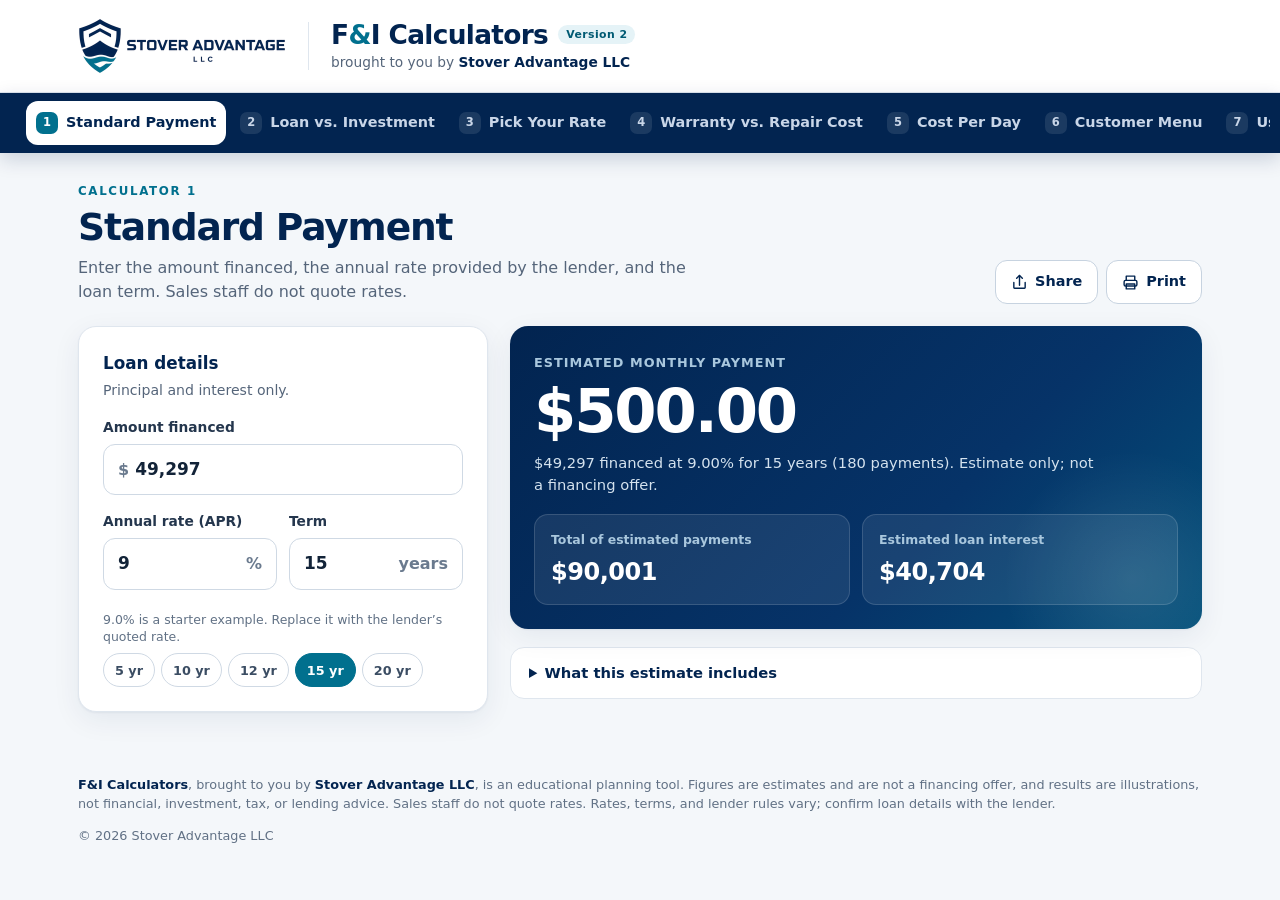
<file: v2/index.html>
<!doctype html>
<html lang="en">
<head>
<meta charset="utf-8">
<meta name="viewport" content="width=device-width, initial-scale=1, viewport-fit=cover">
<meta name="theme-color" content="#022450">
<meta name="description" content="F&amp;I Calculators v2 for marine finance: payment, loan vs. investment, pick your rate, warranty vs. repair, cost per day, customer protection menu, use cases, a sourced F&amp;I compliance checklist, and a Texas bank and credit union finder.">
<title>F&amp;I Calculators v2 | Stover Advantage LLC</title>
<link rel="icon" type="image/svg+xml" href="data:image/svg+xml,%3Csvg xmlns='http://www.w3.org/2000/svg' viewBox='0 0 64 64'%3E%3Crect width='64' height='64' rx='14' fill='%23022450'/%3E%3Cpath d='M12 40c7-5 13-5 20 0s13 5 20 0' fill='none' stroke='%2301708E' stroke-width='6' stroke-linecap='round'/%3E%3Cpath d='M20 30 32 20l12 10' fill='none' stroke='white' stroke-width='5' stroke-linecap='round' stroke-linejoin='round'/%3E%3C/svg%3E">
<style>
:root{
  /* Palette sampled from the Stover Advantage logo: navy #022450, teal #01708E */
  --navy:#022450;--teal:#01708E;--teal-2:#0a8fb0;--teal-dark:#005a73;
  --teal-pale:#e5f3f7;--navy-pale:#e9eef6;--ink:#122338;--muted:#55657a;--line:#dfe6ee;--bg:#f4f7fa;--card:#fff;
  --err:#b42318;--err-bg:#fdf0ee;--radius:18px;
  --shadow:0 1px 2px rgba(2,36,80,.05),0 8px 28px rgba(2,36,80,.07);
  font-family:Inter,ui-sans-serif,system-ui,-apple-system,BlinkMacSystemFont,"Segoe UI",Roboto,sans-serif;
  color:var(--ink);font-size:16px;line-height:1.5;-webkit-text-size-adjust:100%
}
*{box-sizing:border-box}
body{margin:0;background:var(--bg);min-height:100vh}
button,input{font:inherit;color:inherit}
button{cursor:pointer}
a{color:var(--teal)}
:focus-visible{outline:3px solid #7cc6dc;outline-offset:2px}
.masthead{background:#fff;border-bottom:1px solid var(--line)}
.masthead-inner{max-width:1180px;margin:auto;padding:18px 28px;display:flex;align-items:center;gap:22px}
.brand-logo{display:block;height:56px;width:auto;flex:0 0 auto}
.brand-divider{width:1px;align-self:stretch;background:var(--line);margin:4px 0}
.brand-text{min-width:0}
.brand-title{margin:0;font-size:1.65rem;line-height:1.1;font-weight:800;letter-spacing:-.025em;color:var(--navy)}
.brand-title .amp{color:var(--teal)}
.brand-by{margin:3px 0 0;font-size:.86rem;color:var(--muted)}
.brand-by strong{color:var(--navy);font-weight:700}
.brand-title-row{display:flex;align-items:center;flex-wrap:wrap;gap:8px 10px}
.ver-badge{display:inline-flex;align-items:center;padding:2px 8px;border-radius:999px;background:var(--teal-pale);color:var(--teal-dark);font-size:.68rem;font-weight:800;letter-spacing:.04em;line-height:1.4;white-space:nowrap}
.tabbar{position:sticky;top:0;z-index:20;background:var(--navy);box-shadow:0 6px 20px rgba(2,36,80,.18)}
.tabs{max-width:1260px;margin:auto;padding:8px 16px;display:flex;gap:4px;overflow-x:auto;scrollbar-width:none;-webkit-overflow-scrolling:touch}
.tabs::-webkit-scrollbar{display:none}
.tab{flex:1 0 auto;display:flex;align-items:center;justify-content:center;gap:8px;text-decoration:none;color:#c9d6e8;font-weight:650;font-size:.9rem;padding:11px 10px;border-radius:12px;white-space:nowrap;transition:background .15s,color .15s}
.tab .num{display:inline-grid;place-items:center;width:22px;height:22px;border-radius:7px;background:rgba(255,255,255,.1);font-size:.72rem;font-weight:800}
.tab:hover{background:rgba(255,255,255,.08);color:#fff}
.tab[aria-selected="true"]{background:#fff;color:var(--navy)}
.tab[aria-selected="true"] .num{background:var(--teal);color:#fff}
main{max-width:1180px;margin:auto;padding:30px 28px 40px}
.panel[hidden]{display:none}
.panel-head{display:flex;align-items:flex-end;justify-content:space-between;gap:20px;margin-bottom:22px;flex-wrap:wrap}
.eyebrow{margin:0 0 6px;color:var(--teal);font-weight:800;font-size:.74rem;letter-spacing:.14em;text-transform:uppercase}
.panel-head h2{margin:0;font-size:clamp(1.6rem,3.4vw,2.35rem);line-height:1.1;letter-spacing:-.03em;color:var(--navy)}
.panel-head p.lede{margin:8px 0 0;color:var(--muted);max-width:640px}
.actions{display:flex;gap:8px}
.btn{display:inline-flex;align-items:center;gap:7px;border:1px solid #c7d3e0;background:#fff;color:var(--navy);padding:10px 15px;border-radius:12px;font-weight:700;font-size:.9rem;min-height:44px;text-decoration:none}
.btn:hover{border-color:var(--teal);color:var(--teal)}
.btn svg{width:17px;height:17px}
.btn.primary{background:var(--teal);border-color:var(--teal);color:#fff}
.btn.primary:hover{background:var(--teal-dark);color:#fff}
.grid{display:grid;grid-template-columns:minmax(320px,410px) minmax(0,1fr);gap:22px;align-items:start}
.card{background:var(--card);border:1px solid var(--line);border-radius:var(--radius);box-shadow:var(--shadow);padding:24px}
.card h3{margin:0 0 4px;font-size:1.05rem;color:var(--navy)}
.card .sub{margin:0 0 16px;color:var(--muted);font-size:.88rem}
.stack{display:grid;gap:18px}
.stack[hidden]{display:none}
.field{margin-bottom:16px}
.field:last-child{margin-bottom:0}
.field[hidden],.row2[hidden]{display:none}
.field label,.lbl{display:block;font-weight:700;font-size:.86rem;color:#24364d;margin-bottom:6px}
.inputwrap{position:relative;display:flex;align-items:center;background:#fff;border:1.5px solid #cfd9e4;border-radius:12px;transition:border-color .15s,box-shadow .15s}
.inputwrap:focus-within{border-color:var(--teal);box-shadow:0 0 0 4px rgba(1,112,142,.13)}
.inputwrap .pre,.inputwrap .suf{color:#6a7a8e;font-weight:650;padding:0 0 0 14px;user-select:none}
.inputwrap .suf{padding:0 14px 0 0}
.inputwrap input{flex:1;min-width:0;border:0;outline:0;background:transparent;padding:12px 14px;font-size:1.06rem;font-weight:650;color:var(--ink);font-variant-numeric:tabular-nums;min-height:48px}
.inputwrap .pre+input{padding-left:6px}
.field.invalid .inputwrap{border-color:var(--err);box-shadow:0 0 0 4px rgba(180,35,24,.1)}
.ferr{display:none;margin:5px 0 0;color:var(--err);font-size:.8rem;font-weight:650}
.field.invalid .ferr{display:block}
.hint{margin:5px 0 0;color:#617185;font-size:.78rem;line-height:1.4}
.row2{display:grid;grid-template-columns:minmax(0,1fr) minmax(0,1fr);gap:12px}
.row2>*,.field,.grid>*{min-width:0}
.inputwrap input{width:100%}
.seg{display:grid;grid-template-columns:1fr 1fr;background:var(--navy-pale);border-radius:12px;padding:4px;gap:4px}
.seg button{border:0;background:transparent;padding:10px;border-radius:9px;font-weight:700;color:#4a5b70;min-height:42px;line-height:1.2}
.seg button[aria-pressed="true"]{background:#fff;color:var(--navy);box-shadow:0 1px 4px rgba(2,36,80,.12)}
.chips{display:flex;flex-wrap:wrap;gap:6px;margin-top:8px}
.chip{border:1px solid #cfd9e4;background:#fff;border-radius:999px;padding:6px 11px;font-size:.8rem;font-weight:650;color:#3b4d63;min-height:34px}
.chip:hover{border-color:var(--teal);color:var(--teal)}
.chip.active{background:var(--teal);border-color:var(--teal);color:#fff}
.range{width:100%;accent-color:var(--teal);margin:10px 0 2px}
.ends{display:flex;justify-content:space-between;color:#7a8a9c;font-size:.75rem}
.alert{display:none;align-items:flex-start;gap:10px;background:var(--err-bg);border:1px solid #f3c7c1;color:#7a1d14;border-radius:14px;padding:14px 16px;font-weight:600;font-size:.92rem}
.alert.show{display:flex}
.alert svg{flex:0 0 18px;width:18px;height:18px;margin-top:2px}
.hero{background:linear-gradient(135deg,var(--navy) 0%,#063368 62%,var(--teal) 140%);color:#fff;border:0;position:relative;overflow:hidden}
.hero::after{content:"";position:absolute;right:-60px;bottom:-80px;width:260px;height:260px;border-radius:50%;background:radial-gradient(circle,rgba(255,255,255,.10),transparent 70%);pointer-events:none}
.hero .k{font-size:.8rem;font-weight:700;letter-spacing:.08em;text-transform:uppercase;color:#a9c7dd}
.hero .big{display:block;font-size:clamp(2.6rem,6vw,3.8rem);font-weight:800;letter-spacing:-.035em;line-height:1.05;margin:6px 0 4px;font-variant-numeric:tabular-nums}
.hero .note{margin:8px 0 0;color:#d4e2ee;font-size:.92rem;max-width:560px;position:relative;z-index:1}
.metrics{display:grid;grid-template-columns:repeat(auto-fit,minmax(150px,1fr));gap:12px}
.metric{background:#fff;border:1px solid var(--line);border-radius:14px;padding:16px 16px 14px;box-shadow:var(--shadow)}
.metric span{display:block;font-size:.78rem;font-weight:700;color:var(--muted)}
.metric strong{display:block;font-size:1.5rem;font-weight:800;color:var(--navy);letter-spacing:-.02em;margin-top:4px;font-variant-numeric:tabular-nums}
.hero .metrics{margin-top:18px;position:relative;z-index:1}
.hero .metric{background:rgba(255,255,255,.08);border-color:rgba(255,255,255,.14);box-shadow:none}
.hero .metric span{color:#a9c7dd}.hero .metric strong{color:#fff}
.table-scroll{overflow-x:auto;border:1px solid var(--line);border-radius:12px}
table{width:100%;border-collapse:collapse;font-size:.9rem;font-variant-numeric:tabular-nums}
th{background:#f6f9fc;text-align:left;font-size:.74rem;text-transform:uppercase;letter-spacing:.06em;color:#5d6e82;padding:11px 14px;white-space:nowrap}
td{padding:11px 14px;border-top:1px solid var(--line);white-space:nowrap}
tr.current td{background:var(--teal-pale);font-weight:750;color:var(--navy)}
details.disc{background:#fff;border:1px solid var(--line);border-radius:14px;padding:0 18px}
details.disc summary{cursor:pointer;padding:14px 0;font-weight:700;color:var(--navy);font-size:.92rem}
details.disc .body{padding:0 0 14px;color:#4c5d72;font-size:.88rem}
details.disc .body p{margin:0 0 10px}
.fine{color:#617185;font-size:.8rem;margin:0}
.meter{height:8px;background:rgba(255,255,255,.15);border-radius:99px;overflow:hidden;margin-top:14px;position:relative;z-index:1}
.meter span{display:block;height:100%;background:linear-gradient(90deg,#4fc3dc,#a8e6f2);border-radius:99px}
.meterlabels{display:flex;justify-content:space-between;color:#a9c7dd;font-size:.75rem;margin-top:5px;position:relative;z-index:1}
.chart-wrap svg{width:100%;height:auto;display:block}
.key{display:flex;gap:16px;font-size:.8rem;color:var(--muted);margin-top:8px}
.key i{display:inline-block;width:14px;height:4px;border-radius:2px;margin-right:6px;vertical-align:middle}
.rep-row{display:grid;grid-template-columns:minmax(0,1.4fr) minmax(0,1fr) 40px;gap:8px;align-items:start;margin-bottom:8px}
.rep-row .field{margin:0}
.rep-row .inputwrap input{font-size:.95rem;min-height:44px;padding:10px 12px}
.rep-row .inputwrap .pre+input{padding-left:4px}
.iconbtn{width:40px;height:47px;border:1px solid #d8e1eb;border-radius:12px;background:#fff;color:#7a8a9c;display:grid;place-items:center}
.iconbtn:hover{color:var(--err);border-color:#efc4be}
.addbtn{border:1.5px dashed #b9c8d8;background:#fbfdff;color:var(--teal);font-weight:700;border-radius:12px;padding:10px;width:100%;min-height:44px;margin-top:2px}
.addbtn:hover{border-color:var(--teal)}
.addbtn[hidden]{display:none}
.example-tag{display:inline-block;background:#fff4e0;color:#8a5205;font-size:.68rem;font-weight:800;letter-spacing:.08em;padding:2px 7px;border-radius:6px;vertical-align:middle;margin-left:6px}
.rep-out{display:grid;gap:10px}
.rep-card{display:grid;grid-template-columns:minmax(0,1fr) auto;gap:6px 14px;align-items:center;border:1px solid var(--line);border-radius:14px;padding:14px 16px;background:#fff}
.rep-card .nm{font-weight:750;color:var(--navy)}
.rep-card .cost{font-weight:800;color:var(--navy);font-variant-numeric:tabular-nums}
.rep-card .eq{grid-column:1/-1;color:#3e5068;font-size:.92rem}
.rep-card .eq b{color:var(--teal);font-variant-numeric:tabular-nums}
.bar{grid-column:1/-1;height:6px;background:var(--navy-pale);border-radius:9px;overflow:hidden}
.bar span{display:block;height:100%;background:linear-gradient(90deg,var(--teal),var(--teal-2));border-radius:9px}
.callout{background:#fff8ec;border:1px solid #f4dfb8;color:#6b4306;border-radius:12px;padding:12px 14px;font-size:.86rem}
.pd td:first-child{font-weight:700;color:var(--navy)}
.pd tr.total td{background:var(--teal-pale);font-weight:800;color:var(--navy)}
.obj-grid{display:grid;grid-template-columns:repeat(auto-fill,minmax(320px,1fr));gap:16px;align-items:start}
.obj{background:#fff;border:1px solid var(--line);border-radius:var(--radius);box-shadow:var(--shadow);overflow:hidden}
.obj.open{border-color:#b5d6e1}
.obj > button.q{all:unset;box-sizing:border-box;width:100%;cursor:pointer;display:flex;justify-content:space-between;align-items:center;gap:12px;padding:18px 20px;font-weight:800;font-size:1.06rem;color:var(--navy)}
.obj > button.q:focus-visible{outline:3px solid #7cc6dc;outline-offset:-3px}
.obj > button.q .chev{flex:0 0 28px;width:28px;height:28px;border-radius:9px;background:var(--teal-pale);color:var(--teal);display:grid;place-items:center;transition:transform .2s}
.obj.open > button.q .chev{transform:rotate(180deg)}
.obj .ans{display:none;padding:0 20px 20px}
.obj.open .ans{display:block}
.obj .ans p{margin:0 0 14px;color:#3a4c62}
.obj .live{display:flex;justify-content:space-between;align-items:center;gap:12px;background:var(--navy-pale);border-radius:12px;padding:12px 14px;margin-bottom:8px}
.obj .live span{font-size:.8rem;color:#4a5b70;font-weight:700}
.obj .live strong{font-size:1.35rem;color:var(--navy);font-weight:800;font-variant-numeric:tabular-nums;white-space:nowrap}
.obj .src{font-size:.75rem;color:#617185;margin:0 0 12px}
footer{max-width:1180px;margin:0 auto;padding:10px 28px 40px;color:#617185;font-size:.8rem}
footer .fbrand{font-weight:700;color:var(--navy)}
.toast{position:fixed;left:50%;bottom:24px;transform:translate(-50%,30px);opacity:0;background:var(--navy);color:#fff;padding:12px 18px;border-radius:12px;font-weight:650;box-shadow:0 10px 30px rgba(2,36,80,.3);transition:.25s;pointer-events:none;z-index:50}
.toast.show{opacity:1;transform:translate(-50%,0)}
.print-stamp{display:none;color:#617185;font-size:.8rem;margin:0 0 12px}
/* ---------- Customer menu ---------- */
.opt{font-weight:600;color:#8a98a9;font-size:.74rem;margin-left:4px}
.pkcount{display:grid;grid-template-columns:repeat(6,1fr);background:var(--navy-pale);border-radius:12px;padding:4px;gap:4px;margin-bottom:14px}
.pkcount button{border:0;background:transparent;border-radius:9px;font-weight:800;color:#4a5b70;min-height:42px}
.pkcount button[aria-pressed="true"]{background:#fff;color:var(--navy);box-shadow:0 1px 4px rgba(2,36,80,.12)}
.pknames{display:grid;grid-template-columns:repeat(auto-fill,minmax(140px,1fr));gap:8px}
.pkname{display:flex;align-items:center;gap:10px;border:1.5px solid color-mix(in srgb,var(--c) 30%,#fff);background:color-mix(in srgb,var(--c) 6%,#fff);border-radius:12px;padding:0 0 0 12px;transition:border-color .15s,box-shadow .15s}
.pkname:focus-within{border-color:var(--c);box-shadow:0 0 0 4px color-mix(in srgb,var(--c) 15%,transparent)}
.pkname .sw{flex:0 0 14px;height:14px;border-radius:4px;background:var(--c)}
.pkname input{flex:1;min-width:0;border:0;outline:0;background:transparent;padding:10px 12px 10px 0;font-weight:750;color:var(--c);min-height:44px}
.mprod{margin-top:22px}
.mprod .alert{margin-bottom:12px}
.mp-row{display:grid;grid-template-columns:auto minmax(190px,2.2fr) repeat(var(--n),minmax(88px,1fr)) 44px;gap:8px;align-items:center;margin-bottom:10px;padding-bottom:10px;border-bottom:1px solid var(--line)}
.mp-row:last-of-type{border-bottom:0}
.mp-prod .mp-note{margin-top:6px}
.mp-prod .mp-note input{min-height:38px!important;padding:7px 10px!important;font-size:.88rem!important;font-weight:600;color:#3e5068}
.mp-cell:not(.on) .pre{opacity:.4}
.mp-head{margin-bottom:8px;padding-bottom:0;border-bottom:0;align-items:end}
.mp-head>span{font-size:.72rem;font-weight:800;text-transform:uppercase;letter-spacing:.06em;color:#5d6e82;padding:0 2px}
.mp-head .mp-hpk{background:var(--c);color:#fff;text-align:center;border-radius:9px;padding:7px 4px;letter-spacing:.02em;text-transform:none;font-size:.86rem;white-space:nowrap;overflow:hidden;text-overflow:ellipsis}
.mp-row .field{margin:0}
.mp-row .inputwrap input{font-size:.95rem;min-height:44px;padding:10px 10px}
.mp-row .inputwrap .pre{padding-left:10px}
.mp-row .inputwrap .pre+input{padding-left:3px}
.mp-lbl{display:none}
.mp-chk{display:none;padding:0 9px 0 0;color:var(--c);font-weight:900}
.mp-cell.on .inputwrap{border-color:color-mix(in srgb,var(--c) 55%,#fff);background:color-mix(in srgb,var(--c) 7%,#fff)}
.mp-cell.on .mp-chk{display:block}
.mp-cell .inputwrap:focus-within{border-color:var(--c);box-shadow:0 0 0 4px color-mix(in srgb,var(--c) 14%,transparent)}
.mp-cell.invalid .inputwrap{border-color:var(--err)}
.mp-prod input{font-weight:750!important}
.mp-order{display:flex;align-items:center;gap:4px}
.mp-order .iconbtn{width:44px;height:44px;flex:0 0 44px}
.mp-order .iconbtn:hover{color:var(--teal);border-color:var(--teal)}
.mp-order .iconbtn:disabled{opacity:.35;cursor:not-allowed}
.mp-drag{cursor:grab;touch-action:none}
.mp-drag:active,.mp-row.mp-dragging .mp-drag{cursor:grabbing}
.mp-pri{min-width:1.1rem;text-align:center;font-weight:800;font-size:.8rem;color:var(--teal);font-variant-numeric:tabular-nums}
.mp-pri-label{display:none;font-size:.72rem;font-weight:800;letter-spacing:.06em;text-transform:uppercase;color:#5d6e82;margin-right:2px}
.mp-del{width:44px;height:44px}
.mp-row.mp-dragging{position:relative;z-index:3;outline:2px solid var(--teal);background:#f3fbfd;box-shadow:var(--shadow)}
body.mp-reordering{user-select:none;cursor:grabbing}
.inputwrap.mp-custom{border-color:#c4a15a;background:#fff8ec}
.mp-cell.mp-custom:not(.invalid) .inputwrap{border-color:#c4a15a;background:#fff8ec}
.inputwrap.mp-custom:focus-within{border-color:var(--teal);background:#fff;box-shadow:0 0 0 4px rgba(1,112,142,.13)}
.mp-cell.mp-custom:not(.invalid) .inputwrap:focus-within{border-color:var(--c);background:#fff;box-shadow:0 0 0 4px color-mix(in srgb,var(--c) 14%,transparent)}
.mp-mini{display:block;border:0;background:transparent;color:#8a5205;font-weight:800;font-size:.78rem;padding:6px 0 0;min-height:40px;text-align:left}
.mp-mini:hover{color:var(--navy)}
.mp-mini[hidden],.mp-def[hidden]{display:none!important}
.mp-def{margin:2px 0 0;font-size:.72rem;font-weight:700;color:#8a5205;line-height:1.3}
.mprod-head{display:flex;justify-content:space-between;align-items:flex-start;gap:12px 18px;flex-wrap:wrap;margin-bottom:14px}
.mprod-head .sub{margin:0}
.mprod-tools{display:flex;flex-wrap:wrap;gap:8px}
.mprod-tools .btn:disabled,.mtpl-actions .btn:disabled{opacity:.45;cursor:not-allowed}
.mtpl{margin-top:22px}
.mtpl-grid{display:grid;grid-template-columns:minmax(220px,1fr) auto;gap:0 16px;align-items:end}
.mtpl-actions{display:flex;flex-wrap:wrap;gap:8px;margin-bottom:16px}
.inputwrap select{flex:1;min-width:0;width:100%;border:0;outline:0;background:transparent;padding:12px 36px 12px 14px;font-weight:650;font-size:1rem;min-height:48px;color:var(--ink);appearance:none;background-image:linear-gradient(45deg,transparent 50%,#5d6e82 50%),linear-gradient(135deg,#5d6e82 50%,transparent 50%);background-position:calc(100% - 18px) 22px,calc(100% - 12px) 22px;background-size:6px 6px,6px 6px;background-repeat:no-repeat}
.sr{position:absolute;width:1px;height:1px;padding:0;margin:-1px;overflow:hidden;clip:rect(0,0,0,0);white-space:nowrap;border:0}
.pkrec{display:block;margin-top:4px;border:0;background:transparent;color:var(--teal);font-weight:800;font-size:.75rem;min-height:36px;padding:2px 2px 0;text-align:left}
.pkrec[aria-pressed="true"]{color:#9A7520}
.mp-icons{display:flex;flex-wrap:wrap;gap:4px;margin-top:8px}
.mp-icons button{width:40px;height:40px;border:1.5px solid #d5deea;border-radius:12px;background:#fff;color:var(--navy);display:grid;place-items:center;padding:0}
.mp-icons button svg{width:20px;height:20px}
.mp-icons button[aria-pressed="true"]{border-color:var(--teal);background:var(--teal-pale);color:var(--teal)}
.mp-inc{display:flex;align-items:center;gap:6px;font-size:.78rem;font-weight:800;color:var(--c,#24364d);margin:0 0 6px}
.mp-inc input{width:18px;height:18px;accent-color:var(--teal)}
.mp-sub{margin-top:6px}
.mp-sub input{min-height:36px!important;padding:6px 8px!important;font-size:.8rem!important;font-weight:650}
.mp-grid{overflow-x:auto}
.mv{color:var(--ink)}
.mv-top{display:flex;align-items:center;gap:16px;padding:18px 22px 8px}
.mv-logo{height:42px;width:auto}
.mv-brand{display:flex;flex-direction:column;line-height:1.15}
.mv-brand strong{color:var(--navy);font-size:1.15rem;letter-spacing:-.02em}
.mv-brand span{color:var(--teal);font-weight:700;font-size:.86rem}
.mv-meta{margin-left:auto;display:flex;gap:22px}
.mv-meta span{display:flex;flex-direction:column;min-width:72px}
.mv-meta small,.mv-facts small{font-size:.66rem;font-weight:800;letter-spacing:.08em;text-transform:uppercase;color:#6a7a8e}
.mv-meta b,.mv-facts b{color:var(--navy);font-weight:800;font-variant-numeric:tabular-nums}
.mv-facts{display:grid;grid-template-columns:1.05fr .95fr 1.35fr;gap:12px;padding:8px 18px 4px}
.mv-panel{background:#f6f9fc;border:1px solid var(--line);border-radius:16px;padding:12px 14px;display:grid;gap:7px}
.mv-panel div{display:flex;justify-content:space-between;gap:10px;align-items:baseline}
.mv-panel b{text-align:right}
.mv-panel .mv-bal b{color:var(--teal);font-size:1.05rem}
.mv-terms{display:grid;grid-template-columns:1fr 1fr;gap:8px}
.mv-term{background:#fff;border-radius:12px;padding:8px;border-top:4px solid var(--navy)}
.mv-term:last-child{border-top-color:var(--teal)}
.mv-term div{display:flex;justify-content:space-between;gap:8px;font-size:.82rem}
.mv-term div b,.mv-term strong{white-space:nowrap}
.mv-term strong{display:block;margin-top:6px;color:var(--navy);font-size:1.05rem;font-variant-numeric:tabular-nums}
.mv-products{display:grid;grid-template-columns:repeat(auto-fit,minmax(180px,1fr));gap:10px;padding:14px 18px}
.mv-prod{display:grid;grid-template-columns:42px minmax(0,1fr);gap:10px;align-items:center;background:#fff;border:1px solid var(--line);border-radius:16px;padding:10px 12px;box-shadow:0 1px 0 rgba(2,36,80,.04)}
.mv-ico{width:42px;height:42px;border-radius:14px;display:grid;place-items:center;background:var(--teal-pale);color:var(--teal)}
.mv-ico svg{width:22px;height:22px}
.mv-prod strong{display:block;color:var(--navy);font-size:.92rem;line-height:1.2}
.mv-prod p{margin:3px 0 0;color:#4c5d72;font-size:.78rem;line-height:1.35}
.mv-tiers{display:grid;grid-template-columns:repeat(var(--n,4),minmax(0,1fr));gap:12px;padding:0 18px 16px;align-items:stretch}
.mv-tier{display:flex;flex-direction:column;background:#fff;border:1px solid var(--line);border-radius:18px;overflow:hidden;min-width:0;box-shadow:var(--shadow)}
.mv-tier header{padding:12px 12px 8px;border-top:6px solid var(--c);background:color-mix(in srgb,var(--c) 8%,#fff)}
.mv-tier header strong{display:block;color:var(--c);font-size:1.02rem;letter-spacing:-.02em}
.mv-tier header em{display:inline-block;margin-top:4px;font-style:normal;font-size:.68rem;font-weight:800;letter-spacing:.08em;text-transform:uppercase;color:#fff;background:var(--teal);border-radius:999px;padding:3px 8px}
.mv-tier.rec{border-color:var(--teal);box-shadow:0 0 0 3px rgba(1,112,142,.18),var(--shadow)}
.mv-list{list-style:none;margin:0;padding:4px 12px 8px;display:grid;gap:8px;flex:1}
.mv-list li{padding-bottom:8px;border-bottom:1px solid var(--line)}
.mv-list li:last-child{border-bottom:0}
.mv-list .nm{display:block;font-weight:800;color:var(--navy);font-size:.84rem;line-height:1.25}
.mv-list .pl{display:block;color:#3e5068;font-size:.78rem;margin-top:2px}
.mv-list .meta{display:block;color:#617185;font-size:.74rem;margin-top:2px}
.mv-empty{color:#7a8a9c;font-size:.84rem;padding:8px 0}
.mv-pays{display:grid;gap:6px;padding:8px 12px 4px}
.mv-choice{display:flex;align-items:flex-start;gap:8px;font-size:.82rem;font-weight:750;color:var(--navy);line-height:1.3;min-height:32px}
.mv-choice input{width:18px;height:18px;margin-top:1px;accent-color:var(--navy);flex:0 0 auto}
.mv-x{display:flex;align-items:flex-end;gap:8px;margin:10px 12px 14px;color:var(--navy);font-weight:800}
.mv-x i{flex:1;border-bottom:1.5px solid #6b7785;height:1.2em}
.mv-foot{margin:0;padding:4px 22px 16px;text-align:center;color:#55657a;font-size:.78rem;font-weight:650;line-height:1.45}
@media (max-width:860px){
  .mv-top,.mv-facts,.mv-products,.mv-tiers{padding-left:12px;padding-right:12px}
  .mv-top{flex-wrap:wrap}
  .mv-meta{margin-left:0;width:100%}
  .mv-facts,.mv-tiers{grid-template-columns:1fr}
}
.menu-board{margin-top:22px;background:#fff;border:1px solid var(--line);border-radius:var(--radius);box-shadow:var(--shadow);overflow:hidden}
.mb-head{display:flex;align-items:center;gap:16px;background:var(--navy);color:#fff;padding:16px 24px;border-bottom:4px solid var(--teal)}
.mb-shield{height:46px;width:auto;flex:0 0 auto}
.mb-title{display:flex;flex-direction:column;line-height:1.15}
.mb-title strong{font-size:1.3rem;font-weight:800;letter-spacing:.02em}
.mb-title span{color:#9fd4e4;font-size:.9rem;font-weight:600}
.mb-who{margin-left:auto;display:flex;gap:22px;text-align:left}
.mb-who span{display:flex;flex-direction:column;font-weight:700;font-size:.92rem;min-width:70px}
.mb-who small,.mb-deal small{font-size:.66rem;font-weight:800;letter-spacing:.09em;text-transform:uppercase;color:#9fb6cc}
.mb-deal{display:flex;flex-wrap:wrap;gap:8px 28px;padding:14px 24px;border-bottom:1px solid var(--line);background:#f8fafc}
.mb-deal span{display:flex;flex-direction:column}
.mb-deal small{color:#6a7a8e}
.mb-deal b{color:var(--navy);font-variant-numeric:tabular-nums}
.mb-deal span:last-child b{color:var(--teal)}
.mb-table-wrap{padding:8px 24px 20px;overflow-x:auto}
.mb-table{width:100%;border-collapse:separate;border-spacing:6px 0;font-variant-numeric:tabular-nums;table-layout:fixed}
.mb-table th,.mb-table td{white-space:normal;border:0;padding:10px 8px}
.mb-table th{background:none;font-size:.7rem;color:#5d6e82;vertical-align:bottom;border-bottom:2px solid var(--navy)}
.mb-table .mb-prodh{width:24%}.mb-table .mb-termh{width:9.5%}
.mb-table th.mb-pk{background:var(--c);color:#fff;text-align:center;font-size:1.02rem;letter-spacing:.01em;text-transform:none;border-radius:10px 10px 0 0;border-bottom:0;padding:14px 6px;-webkit-print-color-adjust:exact;print-color-adjust:exact}
.mb-table tbody td{border-top:1px solid var(--line)}
.mb-table tbody tr:first-child td{border-top:0}
.mb-prod strong{display:block;color:var(--ink);font-size:.93rem}
.mb-prod small{display:block;color:#6a7a8e;font-size:.76rem;line-height:1.35;margin-top:2px}
.mb-term{color:#3e5068;font-size:.86rem;text-align:center}
.mb-c,.mb-sum td:not(:first-child),.mb-dayrow td:not(:first-child),.mb-small td:not(:first-child){background:color-mix(in srgb,var(--c) 7%,#fff);text-align:center;-webkit-print-color-adjust:exact;print-color-adjust:exact}
.mb-table tbody td.mb-c{border-top:1px solid color-mix(in srgb,var(--c) 18%,#fff)}
.mb-c .ck{display:block;color:var(--c);font-size:1.25rem;font-weight:900;line-height:1}
.mb-c .pr{display:block;color:#55657a;font-size:.78rem;margin-top:3px}
.mb-c .no{color:#c3cad2;font-weight:700}
.mb-empty{text-align:center;color:#7a8a9c;padding:24px!important}
.mb-sum td{padding:5px 8px;font-size:.84rem;color:#55657a}
.mb-sum:first-child td{padding-top:14px;border-top:2px solid var(--line)}
.mb-sum.mb-fin td{padding-bottom:12px}
.mb-sum.mb-fin td:not(:first-child){color:var(--ink);font-weight:700}
.mb-payrow td{padding:0 4px;vertical-align:middle}
.mb-payrow td:first-child{padding:10px 8px}
.mb-payrow strong{display:block;color:var(--navy);font-size:1.15rem}
.mb-payrow small{display:block;color:#6a7a8e;font-size:.8rem}
.mb-pay{display:block;background:var(--c);color:#fff;font-size:calc(2.1rem - var(--n,3)*.16rem);white-space:nowrap;font-weight:800;letter-spacing:-.02em;padding:12px 2px;border-radius:10px;text-align:center;-webkit-print-color-adjust:exact;print-color-adjust:exact}
.mb-day{display:inline-block;background:color-mix(in srgb,var(--c) 15%,#fff);color:var(--c);font-weight:800;font-size:.8rem;padding:5px 10px;border-radius:10px;line-height:1.3;-webkit-print-color-adjust:exact;print-color-adjust:exact}
.mb-day b{font-weight:900}
.mb-table .mb-day{display:block;padding:6px 4px;font-size:.74rem}.mb-table .mb-day>span{display:block}.mb-table .mb-day b{font-size:1.05rem}
.mb-small .nw{white-space:nowrap}
.mb-dayrow td{padding:10px 4px 4px}
.mb-small td{font-size:.76rem;color:#6a7a8e;padding:2px 4px 12px;line-height:1.5;border-radius:0 0 10px 10px}
.mb-cards{display:none}
.mb-sign{display:none}
.mb-disc{margin:0;padding:14px 24px 18px;text-align:center;font-weight:700;color:#55657a;font-size:.84rem;border-top:1px solid var(--line)}
/* ---------- Compliance checklist ---------- */
.cc-disc{background:#fff8ec;border:1px solid #f4dfb8;color:#6b4306;border-radius:14px;padding:14px 16px;font-size:.88rem;margin-bottom:18px}
.cc-disc strong{color:#6b4306}
.cc-setup .row2{align-items:end}
.cc-state{width:100%;border:1.5px solid #cfd9e4;border-radius:12px;background:#fff;padding:12px 14px;font-weight:650;min-height:48px}
.cc-state:focus{border-color:var(--teal);outline:0;box-shadow:0 0 0 4px rgba(1,112,142,.13)}
.cc-banner{display:flex;justify-content:space-between;gap:12px;align-items:center;flex-wrap:wrap;margin-bottom:14px}
.cc-banner p{margin:0;color:var(--muted);font-size:.88rem}
.cc-group{margin-bottom:16px}
.cc-group.off{opacity:.72}
.cc-group h3{display:flex;justify-content:space-between;gap:12px;align-items:center;flex-wrap:wrap}
.cc-note{margin:0 0 14px;color:#3e5068;font-size:.86rem}
.cc-item{display:grid;grid-template-columns:28px minmax(0,1fr);gap:8px 10px;padding:12px 0;border-top:1px solid var(--line)}
.cc-item:first-of-type{border-top:0}
.cc-item input{width:20px;height:20px;margin-top:2px;accent-color:var(--teal)}
.cc-sum{font-weight:650;color:var(--ink)}
.cc-where{margin:4px 0 0;color:#3e5068;font-size:.86rem}
.cc-where b{color:var(--navy)}
.cc-quote{margin:6px 0 0;padding:8px 10px;background:var(--navy-pale);border-radius:8px;font-size:.8rem;color:#24364d}
.cc-src{margin:6px 0 0;font-size:.75rem;color:#617185}
.cc-src a{font-weight:650}
.cc-cond{margin:6px 0 0;font-size:.8rem;color:#6b4306}
.cc-na{margin-top:6px}
.cc-na button{border:0;background:transparent;color:var(--teal);font-weight:700;font-size:.78rem;padding:0;min-height:0}
.cc-item.na{opacity:.55}
.cc-item.na .cc-sum{text-decoration:line-through}
.cc-ok{display:none;align-items:flex-start;gap:10px;background:#e8f6ee;border:1px solid #b7e0c6;color:#0d5c32;border-radius:14px;padding:14px 16px;font-weight:650;font-size:.92rem;margin-bottom:14px}
.cc-ok.show{display:flex}
.cc-ok svg{flex:0 0 18px;width:18px;height:18px;margin-top:2px}
.cc-flag{margin-bottom:14px}
.cc-flag ul{margin:8px 0 0;padding-left:18px}
.cc-flag li{margin:2px 0}
.cc-sign h3{margin-bottom:4px}
.cc-lines{display:grid;gap:12px}
.cc-line{display:grid;grid-template-columns:150px minmax(0,1fr);gap:10px;align-items:end}
.cc-line span{font-size:.78rem;font-weight:800;letter-spacing:.04em;text-transform:uppercase;color:#5d6e82}
.cc-line input{border:0;border-bottom:1.5px solid #6b7785;border-radius:0;background:transparent;padding:6px 2px;font-weight:650;min-height:36px;width:100%}
.cc-line input:focus{outline:0;border-bottom-color:var(--teal)}
.cc-sigline{border-bottom:1.5px solid #6b7785;height:36px}
.cc-print-only{display:none}
.cc-box{display:none}
@media (max-width:640px){.cc-line{grid-template-columns:1fr}}
@media (max-width:860px){
  .mp-row:not(.mp-head){display:flex;flex-wrap:wrap;gap:8px;border:1px solid var(--line);border-radius:14px;padding:12px;margin-bottom:10px;background:#fbfdff}
  .mp-head{display:none}
  .mp-order{order:0;flex:1 1 100%}
  .mp-pri-label{display:inline}
  .mp-prod{order:1;flex:1 1 calc(100% - 56px);min-width:0}
  .mp-row>.mp-del{order:2;flex:0 0 44px;height:44px}
  .mp-cell{order:3;flex:0 1 calc(33.333% - 5.34px);min-width:0}
  .mtpl-grid{grid-template-columns:1fr}
  .mp-cell .inputwrap .pre{padding-left:8px}.mp-cell .inputwrap input{padding:10px 4px 10px 2px}.mp-chk{padding-right:6px}
  .mp-prod input{font-size:.92rem!important}
  .mp-lbl{display:block;font-size:.72rem;font-weight:800;color:var(--c);margin:0 0 3px 2px;white-space:nowrap;overflow:hidden;text-overflow:ellipsis}
  .mb-table-wrap{display:none}
  .mb-cards{display:grid;gap:14px;padding:16px}
  .mb-card{border:1.5px solid color-mix(in srgb,var(--c) 30%,#fff);border-radius:16px;overflow:hidden;background:color-mix(in srgb,var(--c) 4%,#fff)}
  .mb-card header{background:var(--c);color:#fff;font-weight:800;font-size:1.05rem;padding:10px 16px}
  .mb-cpay{display:flex;align-items:baseline;gap:8px;padding:14px 16px 4px}
  .mb-cpay strong{font-size:2rem;font-weight:800;color:var(--c);letter-spacing:-.03em;font-variant-numeric:tabular-nums}
  .mb-cpay span{color:#6a7a8e;font-size:.82rem;font-weight:650}
  .mb-card>.mb-day{margin:0 16px 10px}
  .mb-card ul{list-style:none;margin:0;padding:0 16px}
  .mb-card li{display:grid;grid-template-columns:22px minmax(0,1fr) auto;gap:8px;align-items:start;padding:9px 0;border-top:1px solid color-mix(in srgb,var(--c) 14%,#fff);font-size:.9rem}
  .mb-card li .ck{color:var(--c);font-weight:900}
  .mb-card li.off{color:#a3aebb}.mb-card li.off .ck{color:#c3cad2}
  .mb-card li .nm{font-weight:700}.mb-card li.on .nm{color:var(--ink)}
  .mb-card li small{display:block;font-weight:600;color:#7a8a9c;font-size:.76rem}
  .mb-card li .pr{color:#55657a;font-size:.82rem;font-variant-numeric:tabular-nums}
  .mb-card dl{margin:4px 0 0;padding:10px 16px 14px;background:color-mix(in srgb,var(--c) 7%,#fff);display:grid;gap:3px}
  .mb-card dl div{display:flex;justify-content:space-between;gap:10px;font-size:.82rem}
  .mb-card dt{color:#6a7a8e}.mb-card dd{margin:0;font-weight:700;color:var(--ink);font-variant-numeric:tabular-nums}
  .mb-head{padding:14px 16px;flex-wrap:wrap}
  .mb-shield{height:38px}
  .mb-who{margin-left:0;width:100%;gap:14px;flex-wrap:wrap}.mb-who span{min-width:0}
  .mb-deal{padding:12px 16px;gap:8px 18px}
  .mb-disc{padding:12px 16px 16px}
}
@media (max-width:900px){.grid{grid-template-columns:1fr}}
@media (max-width:640px){
  .masthead-inner{padding:10px 16px;gap:12px}
  .brand-logo{height:34px}
  .brand-title{font-size:1.12rem}
  .brand-by{font-size:.7rem;margin-top:1px}
  .ver-badge{font-size:.6rem;padding:1px 6px}
  .tabs{padding:6px 10px}
  .tab{font-size:.84rem;padding:9px 11px}
  main{padding:20px 14px 30px}
  .card{padding:18px}
  .panel-head{margin-bottom:16px}
  .actions{width:100%}.actions .btn{flex:1;justify-content:center}
  .metric strong{font-size:1.3rem}
  .obj-grid{grid-template-columns:1fr}
  footer{padding:6px 16px 30px}
}
@media (max-width:380px){.brand-logo{height:28px}.brand-title{font-size:1rem}.brand-divider{display:none}}
@media print{
  .tabbar,.actions,.addbtn,.iconbtn,.chips,.range,.ends,.toast,.obj .btn{display:none!important}
  body{background:#fff}main{padding:10px 0}
  .card,.metric{box-shadow:none}
  .hero,.tab,.bar span{-webkit-print-color-adjust:exact;print-color-adjust:exact}
  .grid{grid-template-columns:1fr 1.4fr}
  .print-stamp{display:block!important}
  .obj .ans{display:block}
}
@page menu{size:letter landscape;margin:.35in}
@media print{
  body[data-route="menu"] .masthead,body[data-route="menu"] footer,body[data-route="menu"] .print-stamp{display:none!important}
  #panel-menu>*:not(.menu-board){display:none!important}
  #panel-menu .menu-board{page:menu;margin:0;border:0;box-shadow:none;border-radius:0;font-size:12px}
  .menu-board .mb-head,.menu-board .mb-deal{-webkit-print-color-adjust:exact;print-color-adjust:exact}
  .menu-board .mb-table-wrap{display:block!important;padding:4px 0 10px;overflow:visible}
  .menu-board .mb-cards{display:none!important}
  .menu-board .mb-head{flex-wrap:nowrap}.menu-board .mb-who{margin-left:auto;width:auto}
  .menu-board .mb-sign{display:block;padding:4px 4px 0;break-inside:avoid}
  .mb-sign h4{margin:0 0 4px;font-size:.78rem;letter-spacing:.08em;text-transform:uppercase;color:var(--navy);border-bottom:1px solid var(--line);padding-bottom:4px}
  .mb-sign p{margin:0 0 6px;color:#55657a;font-size:.8rem}
  .sig-grid{display:grid;grid-template-columns:1fr 1fr 1fr;gap:0 28px}
  .sig{border-bottom:1px solid #6b7785;height:34px;margin-bottom:16px;position:relative}
  .sig span{position:absolute;top:100%;left:0;font-size:.66rem;color:#6a7a8e;margin-top:2px}
  .menu-board .mb-disc{border-top:0;padding:10px 0 0}
  .mb-table tr,.mb-table td{break-inside:avoid}
  html[data-route="menu"]{font-size:11.5px}
  .mv-facts{grid-template-columns:1.05fr .95fr 1.35fr!important}
  .mv-tiers{grid-template-columns:repeat(var(--n,4),minmax(0,1fr))!important}
  .mv-products{grid-template-columns:repeat(4,minmax(0,1fr))!important}
  .mv-tier,.mv-prod,.mv-panel{break-inside:avoid}
  .mv-choice input{appearance:auto;-webkit-appearance:checkbox;width:13px;height:13px}
  .mv-tier header,.mv-ico,.mv-tier.rec{-webkit-print-color-adjust:exact;print-color-adjust:exact}
  html[data-route="menu"] main{padding:0}
  .menu-board .mb-head{padding:10px 16px}.menu-board .mb-shield{height:36px}
  .menu-board .mb-deal{padding:8px 16px}
  .menu-board .mb-table th,.menu-board .mb-table td{padding:5px 6px}
  .menu-board .mb-table th.mb-pk{padding:9px 4px}
  .menu-board .mb-c .ck{display:inline;font-size:1.05rem;margin-right:5px}.menu-board .mb-c .pr{display:inline;font-size:.8rem}
  .menu-board .mb-table .mb-prodh{width:29%}.menu-board .mb-table .mb-termh{width:9%}
  .menu-board .mb-sum td{padding:3px 6px}
  .menu-board .mb-payrow td{padding:2px 4px}
  .menu-board .mb-pay{padding:8px 2px}
  .menu-board .mb-small td{padding:2px 4px 8px}
  .sig{height:22px;margin-bottom:13px}
}
@page checklist{size:letter portrait;margin:.6in}
@media print{
  body[data-route="compliance"] .masthead,
  body[data-route="compliance"] footer,
  body[data-route="compliance"] .tabbar,
  body[data-route="compliance"] .print-stamp,
  body[data-route="compliance"] .no-print,
  body[data-route="compliance"] .cc-na,
  body[data-route="compliance"] .cc-setup{display:none!important}
  body[data-route="compliance"] main{max-width:none;padding:0}
  #panel-compliance{page:checklist}
  #panel-compliance .cc-print-only{display:block!important}
  #panel-compliance .cc-item input{visibility:hidden;position:absolute;width:0;height:0;margin:0}
  #panel-compliance .cc-box{display:inline-block;width:13px;height:13px;border:1.5px solid #111;margin-top:3px;background:#fff}
  #panel-compliance .cc-group.off{opacity:1}
  #panel-compliance .cc-item.na{opacity:1}
  #panel-compliance .cc-item.na .cc-sum{text-decoration:none}
  #panel-compliance .cc-disc,#panel-compliance .cc-quote,#panel-compliance .card{-webkit-print-color-adjust:exact;print-color-adjust:exact}
  #panel-compliance .cc-item,#panel-compliance .cc-sign{break-inside:avoid}
  #panel-compliance .cc-sign{margin-top:8px}
}
</style>
<link rel="stylesheet" href="css/lenders.css">
<link rel="manifest" href="manifest.webmanifest">
<link rel="apple-touch-icon" href="icon-180.png">
<link rel="icon" type="image/png" href="icon-192.png">
<meta name="apple-mobile-web-app-capable" content="yes">
<meta name="mobile-web-app-capable" content="yes">
<meta name="apple-mobile-web-app-title" content="F&amp;I Calc v2">
<meta name="apple-mobile-web-app-status-bar-style" content="default">
</head>
<body>
<header class="masthead">
  <div class="masthead-inner">
    <!-- BRAND LOGO: to swap the logo, replace ONLY the src="data:..." value on the next line with a new data URI. -->
    <img id="brand-logo" class="brand-logo" alt="Stover Advantage LLC" src="[data-uri]">
    <span class="brand-divider" aria-hidden="true"></span>
    <div class="brand-text">
      <div class="brand-title-row">
        <h1 class="brand-title">F<span class="amp">&amp;</span>I Calculators</h1>
        <span class="ver-badge">Version 2</span>
      </div>
      <p class="brand-by">brought to you by <strong>Stover Advantage LLC</strong></p>
    </div>
  </div>
</header>

<nav class="tabbar" aria-label="Calculators">
  <div class="tabs" role="tablist">
    <a class="tab" role="tab" id="tab-payment" href="#/payment" aria-controls="panel-payment"><span class="num">1</span>Standard Payment</a>
    <a class="tab" role="tab" id="tab-cash" href="#/cash" aria-controls="panel-cash"><span class="num">2</span>Loan vs. Investment</a>
    <a class="tab" role="tab" id="tab-rate" href="#/rate" aria-controls="panel-rate"><span class="num">3</span>Pick Your Rate</a>
    <a class="tab" role="tab" id="tab-warranty" href="#/warranty" aria-controls="panel-warranty"><span class="num">4</span>Warranty vs. Repair Cost</a>
    <a class="tab" role="tab" id="tab-perday" href="#/perday" aria-controls="panel-perday"><span class="num">5</span>Cost Per Day</a>
    <a class="tab" role="tab" id="tab-menu" href="#/menu" aria-controls="panel-menu"><span class="num">6</span>Customer Menu</a>
    <a class="tab" role="tab" id="tab-usecase" href="#/usecase" aria-controls="panel-usecase"><span class="num">7</span>Use Case</a>
    <a class="tab" role="tab" id="tab-compliance" href="#/compliance" aria-controls="panel-compliance"><span class="num">8</span>Compliance Checklist</a>
    <a class="tab" role="tab" id="tab-lenders" href="#/lenders" aria-controls="panel-lenders"><span class="num">9</span>Bank &amp; Credit Union Finder</a>
  </div>
</nav>

<main>
<p class="print-stamp" id="print-stamp"></p>

<!-- ========== 1. STANDARD PAYMENT ========== -->
<section class="panel" id="panel-payment" role="tabpanel" aria-labelledby="tab-payment">
  <div class="panel-head">
    <div><p class="eyebrow">Calculator 1</p><h2>Standard Payment</h2>
      <p class="lede">Enter the amount financed, the annual rate provided by the lender, and the loan term. Sales staff do not quote rates.</p></div>
    <div class="actions"><button class="btn" data-share="payment" type="button"><svg viewBox="0 0 24 24" fill="none" stroke="currentColor" stroke-width="2" stroke-linecap="round" stroke-linejoin="round" aria-hidden="true"><path d="M4 12v7a1 1 0 0 0 1 1h14a1 1 0 0 0 1-1v-7"/><path d="M16 6l-4-4-4 4"/><path d="M12 2v14"/></svg>Share</button><button class="btn" data-print type="button"><svg viewBox="0 0 24 24" fill="none" stroke="currentColor" stroke-width="2" stroke-linecap="round" stroke-linejoin="round" aria-hidden="true"><path d="M6 9V3h12v6"/><rect x="3" y="9" width="18" height="8" rx="2"/><path d="M6 14h12v7H6z"/></svg>Print</button></div>
  </div>
  <div class="grid">
    <div class="card">
      <h3>Loan details</h3><p class="sub">Principal and interest only.</p>
      <div class="field"><label for="standard-amount">Amount financed</label><div class="inputwrap"><span class="pre">$</span><input id="standard-amount" data-t="money" data-min="100" data-max="10000000" inputmode="decimal" autocomplete="off"></div><p class="ferr"></p></div>
      <div class="row2">
        <div class="field"><label for="standard-rate">Annual rate (APR)</label><div class="inputwrap"><input id="standard-rate" data-t="pct" data-min="0" data-max="40" inputmode="decimal" autocomplete="off"><span class="suf">%</span></div><p class="ferr"></p></div>
        <div class="field"><label for="standard-years">Term</label><div class="inputwrap"><input id="standard-years" data-t="int" data-min="1" data-max="30" inputmode="numeric" autocomplete="off"><span class="suf">years</span></div><p class="ferr"></p></div>
      </div>
      <p class="hint">9.0% is a starter example. Replace it with the lender’s quoted rate.</p>
      <div class="chips" data-chips="standard-years" data-vals="5,10,12,15,20" data-suffix=" yr"></div>
    </div>
    <div class="stack">
      <div class="alert" id="err-payment" role="alert"><svg viewBox="0 0 24 24" fill="none" stroke="currentColor" stroke-width="2" stroke-linecap="round" stroke-linejoin="round" aria-hidden="true"><circle cx="12" cy="12" r="10"/><path d="M12 7v6M12 17h.01"/></svg><span></span></div>
      <div class="stack" id="res-payment">
        <div class="card hero" aria-live="polite">
          <span class="k">Estimated monthly payment</span>
          <strong class="big" id="std-monthly">—</strong>
          <p class="note" id="std-note"></p>
          <div class="metrics">
            <div class="metric"><span>Total of estimated payments</span><strong id="std-total">—</strong></div>
            <div class="metric"><span>Estimated loan interest</span><strong id="std-interest">—</strong></div>
          </div>
        </div>
        <details class="disc"><summary>What this estimate includes</summary><div class="body"><p>This standard fixed-rate estimate uses monthly payments and principal and interest only. It does not include taxes, insurance, fees, down payment, or lender-specific payment rules. Enter a rate from a lender quote; this calculator does not provide a rate or loan offer.</p></div></details>
      </div>
    </div>
  </div>
</section>

<!-- ========== 2. CASH CONVERSION ========== -->
<section class="panel" id="panel-cash" role="tabpanel" aria-labelledby="tab-cash" hidden>
  <div class="panel-head">
    <div><p class="eyebrow">Calculator 2</p><h2>Loan vs. Investment</h2>
      <p class="lede">Compare paying cash with financing and keeping the cash invested. Enter the price, loan terms, and an assumed investment return. The results are an illustration, not a recommendation.</p></div>
    <div class="actions"><button class="btn" data-share="cash" type="button"><svg viewBox="0 0 24 24" fill="none" stroke="currentColor" stroke-width="2" stroke-linecap="round" stroke-linejoin="round" aria-hidden="true"><path d="M4 12v7a1 1 0 0 0 1 1h14a1 1 0 0 0 1-1v-7"/><path d="M16 6l-4-4-4 4"/><path d="M12 2v14"/></svg>Share</button><button class="btn" data-print type="button"><svg viewBox="0 0 24 24" fill="none" stroke="currentColor" stroke-width="2" stroke-linecap="round" stroke-linejoin="round" aria-hidden="true"><path d="M6 9V3h12v6"/><rect x="3" y="9" width="18" height="8" rx="2"/><path d="M6 14h12v7H6z"/></svg>Print</button></div>
  </div>
  <div class="grid">
    <div class="card">
      <h3>Scenario</h3><p class="sub">Same boat either way; only how it’s paid changes.</p>
      <div class="field"><label for="cash-amount">Cash purchase / loan amount</label><div class="inputwrap"><span class="pre">$</span><input id="cash-amount" data-t="money" data-min="100" data-max="10000000" inputmode="decimal" autocomplete="off"></div><p class="ferr"></p></div>
      <div class="row2">
        <div class="field"><label for="cash-rate">Loan annual rate</label><div class="inputwrap"><input id="cash-rate" data-t="pct" data-min="0" data-max="40" inputmode="decimal" autocomplete="off"><span class="suf">%</span></div><p class="ferr"></p></div>
        <div class="field"><label for="cash-months">Loan term</label><div class="inputwrap"><input id="cash-months" data-t="int" data-min="1" data-max="360" inputmode="numeric" autocomplete="off"><span class="suf">mo</span></div><p class="ferr"></p></div>
      </div>
      <p class="hint">5.5% is a starter example. Replace it with the lender’s quoted rate.</p>
      <div class="chips" data-chips="cash-months" data-vals="60,120,180,240" data-suffix=" mo"></div>
      <div class="field" style="margin-top:16px"><label for="cash-return">Assumed annual return</label><div class="inputwrap"><input id="cash-return" data-t="pct" data-min="-50" data-max="40" inputmode="decimal" autocomplete="off"><span class="suf">%</span></div><p class="ferr"></p>
        <p class="hint">5.0% is an editable scenario assumption, roughly half the S&amp;P 500’s long-run annualized total return with dividends reinvested. Historical returns are not a forecast. <a href="https://www.officialdata.org/us/stocks/s-p-500/1957?amount=1000&amp;endYear=2025" target="_blank" rel="noopener">View the 1957–2025 illustration</a>.</p></div>
    </div>
    <div class="stack">
      <div class="alert" id="err-cash" role="alert"><svg viewBox="0 0 24 24" fill="none" stroke="currentColor" stroke-width="2" stroke-linecap="round" stroke-linejoin="round" aria-hidden="true"><circle cx="12" cy="12" r="10"/><path d="M12 7v6M12 17h.01"/></svg><span></span></div>
      <div class="stack" id="res-cash">
        <div class="card hero" aria-live="polite">
          <span class="k">Growth minus loan interest</span>
          <strong class="big" id="cash-net">—</strong>
          <p class="note" id="cash-summary"></p>
          <div class="metrics">
            <div class="metric"><span>Monthly loan payment</span><strong id="cash-payment">—</strong></div>
            <div class="metric"><span>Total loan interest</span><strong id="cash-interest">—</strong></div>
            <div class="metric"><span>Potential investment growth</span><strong id="cash-growth">—</strong></div>
          </div>
        </div>
        <div class="card"><h3>At the end of the selected term</h3><p class="sub">Side by side.</p>
          <div class="table-scroll"><table><thead><tr><th></th><th>Pay cash</th><th>Finance &amp; retain cash</th></tr></thead>
          <tbody><tr><td>Cash used at purchase</td><td id="cash-upfront">—</td><td>$0</td></tr>
          <tr><td>Total loan payments</td><td>$0</td><td id="cash-total">—</td></tr>
          <tr><td>Retained investment balance</td><td>$0</td><td id="cash-ending">—</td></tr></tbody></table></div>
        </div>
        <details class="disc"><summary>Understand this illustration</summary><div class="body">
          <p>This comparison follows the cash-conversion workbook method: the full loan amount stays invested, loan payments come from other funds, and investment growth is credited at a constant monthly amount within each year, with compounding at each 12-month anniversary. A partial year accrues proportionately. Loan interest is calculated monthly on the declining principal balance.</p>
          <p>Growth minus loan interest is a limited illustration, not a complete wealth comparison. The cash buyer could invest the monthly payments avoided; that alternative is not modeled. Both scenarios assume the same boat, with no down payment, fees, taxes, investment costs, or tax deductions included.</p>
          <p>Returns can vary and investments can lose value. The assumed return is your input, not a forecast. Estimates are not financial, investment, tax, or lending advice.</p></div></details>
      </div>
    </div>
  </div>
</section>
<!-- ========== 3. RATE CONVERSION ========== -->
<section class="panel" id="panel-rate" role="tabpanel" aria-labelledby="tab-rate" hidden>
  <div class="panel-head">
    <div><p class="eyebrow">Calculator 3</p><h2>Pick Your Rate</h2>
      <p class="lede">Enter the loan details, then adjust the extra monthly amount. The contract rate stays the same; this shows estimated payoff and interest effects.</p></div>
    <div class="actions"><button class="btn" data-share="rate" type="button"><svg viewBox="0 0 24 24" fill="none" stroke="currentColor" stroke-width="2" stroke-linecap="round" stroke-linejoin="round" aria-hidden="true"><path d="M4 12v7a1 1 0 0 0 1 1h14a1 1 0 0 0 1-1v-7"/><path d="M16 6l-4-4-4 4"/><path d="M12 2v14"/></svg>Share</button><button class="btn" data-print type="button"><svg viewBox="0 0 24 24" fill="none" stroke="currentColor" stroke-width="2" stroke-linecap="round" stroke-linejoin="round" aria-hidden="true"><path d="M6 9V3h12v6"/><rect x="3" y="9" width="18" height="8" rx="2"/><path d="M6 14h12v7H6z"/></svg>Print</button></div>
  </div>
  <div class="grid">
    <div class="card">
      <h3>The loan</h3><p class="sub">Fixed rate, monthly payments.</p>
      <div class="field"><label for="principal">Amount financed</label><div class="inputwrap"><span class="pre">$</span><input id="principal" data-t="money" data-min="100" data-max="10000000" inputmode="decimal" autocomplete="off"></div><p class="ferr"></p></div>
      <div class="row2">
        <div class="field"><label for="apr">Contract rate</label><div class="inputwrap"><input id="apr" data-t="pct" data-min="0" data-max="40" inputmode="decimal" autocomplete="off"><span class="suf">%</span></div><p class="ferr"></p></div>
        <div class="field"><label for="term">Loan term</label><div class="inputwrap"><input id="term" data-t="int" data-min="1" data-max="30" inputmode="numeric" autocomplete="off"><span class="suf">years</span></div><p class="ferr"></p></div>
      </div>
      <div class="field"><label for="payment">Scheduled monthly payment</label><div class="inputwrap"><span class="pre">$</span><input id="payment" data-t="money" data-dec="2" data-min="0.01" data-max="1000000" inputmode="decimal" autocomplete="off"></div><p class="ferr"></p><p class="hint">Auto-calculated (rounded up to the cent). You can adjust it to match the quote.</p></div>
      <div class="field" style="margin-top:20px"><label for="extra">Extra each month</label><div class="inputwrap"><span class="pre">$</span><input id="extra" data-t="money" data-min="0" data-max="10000000" inputmode="decimal" autocomplete="off"></div><p class="ferr"></p>
        <input class="range" id="extra-range" type="range" min="0" max="600" step="5" aria-label="Extra each month slider"><div class="ends"><span>$0</span><span>$600+ (type any amount above)</span></div>
        <div class="chips" id="rate-chips" aria-label="Choose extra monthly payment"></div>
        <p class="hint" id="annual"></p></div>
    </div>
    <div class="stack">
      <div class="alert" id="err-rate" role="alert"><svg viewBox="0 0 24 24" fill="none" stroke="currentColor" stroke-width="2" stroke-linecap="round" stroke-linejoin="round" aria-hidden="true"><circle cx="12" cy="12" r="10"/><path d="M12 7v6M12 17h.01"/></svg><span></span></div>
      <div class="stack" id="res-rate">
        <div class="card hero" aria-live="polite">
          <span class="k" id="rate-label">Illustrative comparison rate</span>
          <strong class="big" id="equivalent">—</strong>
          <span class="note" id="drop" style="display:block;font-weight:700;color:#a8e6f2"></span>
          <div class="meter" aria-hidden="true"><span id="meter-fill"></span></div>
          <div class="meterlabels"><span>0%</span><span id="contract-label"></span></div>
          <p class="note" id="result-description"></p>
          <div class="metrics">
            <div class="metric"><span>Payoff</span><strong id="payoff">—</strong></div>
            <div class="metric"><span>Time saved</span><strong id="time-saved">—</strong></div>
            <div class="metric"><span>Interest paid</span><strong id="interest-paid">—</strong></div>
            <div class="metric"><span>Interest saved</span><strong id="interest-saved">—</strong></div>
          </div>
        </div>
        <div class="card"><h3>Compare extra payments</h3><p class="sub">How each choice affects payoff and total interest.</p>
          <div class="table-scroll"><table><thead><tr><th>Extra / mo</th><th>Illustrative rate</th><th>Payoff</th><th>Time saved</th><th>Interest</th><th>Saved</th></tr></thead><tbody id="rows"></tbody></table></div></div>
        <div class="card"><h3>Balance over time</h3><p class="sub">Scheduled payments compared with the extra monthly payment.</p>
          <div class="chart-wrap" id="chart"></div>
          <div class="key"><span><i style="background:#8b9bb0"></i>Scheduled</span><span><i style="background:#01708E"></i>With extra</span></div></div>
        <details class="disc"><summary>How the comparison rate is calculated</summary><div class="body">
          <p>Extra payments reduce principal sooner, so less interest accrues. We calculate the total interest with the selected extra payment, then find the potential rate that would produce the same interest over the original term and financed amount.</p>
          <p>This is a comparison tool, not a new loan offer, quoted APR, savings guarantee, or change to the contract rate. The estimate assumes a fixed rate, monthly payments, and all extra amounts applied to principal. It excludes taxes, insurance, fees, and any prepayment restrictions. Check the loan agreement and lender’s payment rules.</p></div></details>
      </div>
    </div>
  </div>
</section>

<!-- ========== 4. WARRANTY VS REPAIR ========== -->
<section class="panel" id="panel-warranty" role="tabpanel" aria-labelledby="tab-warranty" hidden>
  <div class="panel-head">
    <div><p class="eyebrow">Calculator 4</p><h2>Warranty vs. Repair Cost</h2>
      <p class="lede">See what coverage costs per month and per day, next to what a single repair can cost.</p></div>
    <div class="actions"><button class="btn" data-share="warranty" type="button"><svg viewBox="0 0 24 24" fill="none" stroke="currentColor" stroke-width="2" stroke-linecap="round" stroke-linejoin="round" aria-hidden="true"><path d="M4 12v7a1 1 0 0 0 1 1h14a1 1 0 0 0 1-1v-7"/><path d="M16 6l-4-4-4 4"/><path d="M12 2v14"/></svg>Share</button><button class="btn" data-print type="button"><svg viewBox="0 0 24 24" fill="none" stroke="currentColor" stroke-width="2" stroke-linecap="round" stroke-linejoin="round" aria-hidden="true"><path d="M6 9V3h12v6"/><rect x="3" y="9" width="18" height="8" rx="2"/><path d="M6 14h12v7H6z"/></svg>Print</button></div>
  </div>
  <div class="grid">
    <div class="stack">
      <div class="card">
        <h3>Coverage</h3><p class="sub">Use the actual contract price and terms.</p>
        <div class="field"><label for="w-price">Warranty / service contract price</label><div class="inputwrap"><span class="pre">$</span><input id="w-price" data-t="money" data-min="0" data-max="100000" inputmode="decimal" autocomplete="off"></div><p class="ferr"></p></div>
        <div class="field"><span class="lbl" id="w-fin-lbl">How is it paid?</span>
          <div class="seg" role="group" aria-labelledby="w-fin-lbl"><button type="button" data-seg="w-fin" data-v="1">Financed</button><button type="button" data-seg="w-fin" data-v="0">Paid in cash</button></div></div>
        <div class="row2" id="w-loan">
          <div class="field"><label for="w-apr">APR</label><div class="inputwrap"><input id="w-apr" data-t="pct" data-min="0" data-max="40" inputmode="decimal" autocomplete="off"><span class="suf">%</span></div><p class="ferr"></p></div>
          <div class="field"><label for="w-term">Loan term</label><div class="inputwrap"><input id="w-term" data-t="int" data-min="1" data-max="360" inputmode="numeric" autocomplete="off"><span class="suf">mo</span></div><p class="ferr"></p></div>
        </div>
        <div class="field"><label for="w-years">Coverage length</label><div class="inputwrap"><input id="w-years" data-t="int" data-min="1" data-max="20" inputmode="numeric" autocomplete="off"><span class="suf">years</span></div><p class="ferr"></p><p class="hint" id="w-years-hint">Used for the cash calculation and to flag payments that outlast coverage.</p></div>
      </div>
      <div class="card">
        <h3>Repair costs <span class="example-tag">EXAMPLES</span></h3><p class="sub">Example figures only. Replace them with real quotes from your service department.</p>
        <div id="rep-list"></div>
        <button class="addbtn" id="rep-add" type="button">+ Add a repair</button>
      </div>
    </div>
    <div class="stack">
      <div class="alert" id="err-warranty" role="alert"><svg viewBox="0 0 24 24" fill="none" stroke="currentColor" stroke-width="2" stroke-linecap="round" stroke-linejoin="round" aria-hidden="true"><circle cx="12" cy="12" r="10"/><path d="M12 7v6M12 17h.01"/></svg><span></span></div>
      <div class="stack" id="res-warranty">
        <div class="card hero" aria-live="polite">
          <span class="k" id="w-k">Coverage cost per month</span>
          <strong class="big" id="w-monthly">—</strong>
          <p class="note" id="w-note"></p>
          <div class="metrics">
            <div class="metric"><span>Per day</span><strong id="w-daily">—</strong></div>
            <div class="metric"><span id="w-total-lbl">Total cost</span><strong id="w-total">—</strong></div>
          </div>
        </div>
        <div class="card"><h3>One repair equals…</h3><p class="sub">Each example repair measured in months and years of coverage cost.</p>
          <div class="rep-out" id="rep-out"></div></div>
        <div class="callout"><strong>Repair costs shown are examples.</strong> Replace them with real quotes. Coverage, exclusions, and deductibles depend on the contract; review the contract terms with the customer.</div>
        <details class="disc"><summary>How this is calculated</summary><div class="body">
          <p>Financed: monthly cost uses the standard payment formula on the contract price at the APR and loan term entered. Paid in cash: monthly cost is the price divided by the coverage length in months. Daily cost is monthly × 12 ÷ 365.</p>
          <p>“Months of warranty payments” is the repair cost divided by the monthly coverage cost; years is that number ÷ 12. This is an illustration, not a statement of what any contract covers.</p></div></details>
      </div>
    </div>
  </div>
</section>

<!-- ========== 5. COST PER DAY ========== -->
<section class="panel" id="panel-perday" role="tabpanel" aria-labelledby="tab-perday" hidden>
  <div class="panel-head">
    <div><p class="eyebrow">Calculator 5</p><h2>Cost Per Day</h2>
      <p class="lede">Break a boat or a product down into per-month, per-week and per-day cost.</p></div>
    <div class="actions"><button class="btn" data-share="perday" type="button"><svg viewBox="0 0 24 24" fill="none" stroke="currentColor" stroke-width="2" stroke-linecap="round" stroke-linejoin="round" aria-hidden="true"><path d="M4 12v7a1 1 0 0 0 1 1h14a1 1 0 0 0 1-1v-7"/><path d="M16 6l-4-4-4 4"/><path d="M12 2v14"/></svg>Share</button><button class="btn" data-print type="button"><svg viewBox="0 0 24 24" fill="none" stroke="currentColor" stroke-width="2" stroke-linecap="round" stroke-linejoin="round" aria-hidden="true"><path d="M6 9V3h12v6"/><rect x="3" y="9" width="18" height="8" rx="2"/><path d="M6 14h12v7H6z"/></svg>Print</button></div>
  </div>
  <div class="grid">
    <div class="card">
      <h3>Amounts</h3><p class="sub">The add-on uses the same terms as the main amount.</p>
      <div class="field"><label for="d-amount">Boat or product amount</label><div class="inputwrap"><span class="pre">$</span><input id="d-amount" data-t="money" data-min="1" data-max="10000000" inputmode="decimal" autocomplete="off"></div><p class="ferr"></p></div>
      <div class="field"><label for="d-addon">Add-on product amount</label><div class="inputwrap"><span class="pre">$</span><input id="d-addon" data-t="money" data-min="0" data-max="1000000" inputmode="decimal" autocomplete="off"></div><p class="ferr"></p><p class="hint">For example a service contract or protection package. Enter 0 for none.</p></div>
      <div class="field"><span class="lbl" id="d-mode-lbl">How is it paid?</span>
        <div class="seg" role="group" aria-labelledby="d-mode-lbl"><button type="button" data-seg="d-mode" data-v="fin">Financed</button><button type="button" data-seg="d-mode" data-v="cash">Cash, over years owned</button></div></div>
      <div class="row2" id="d-loan">
        <div class="field"><label for="d-apr">APR</label><div class="inputwrap"><input id="d-apr" data-t="pct" data-min="0" data-max="40" inputmode="decimal" autocomplete="off"><span class="suf">%</span></div><p class="ferr"></p></div>
        <div class="field"><label for="d-term">Loan term</label><div class="inputwrap"><input id="d-term" data-t="int" data-min="1" data-max="360" inputmode="numeric" autocomplete="off"><span class="suf">mo</span></div><p class="ferr"></p></div>
      </div>
      <div class="field" id="d-own"><label for="d-years">Years owned</label><div class="inputwrap"><input id="d-years" data-t="int" data-min="1" data-max="40" inputmode="numeric" autocomplete="off"><span class="suf">years</span></div><p class="ferr"></p></div>
    </div>
    <div class="stack">
      <div class="alert" id="err-perday" role="alert"><svg viewBox="0 0 24 24" fill="none" stroke="currentColor" stroke-width="2" stroke-linecap="round" stroke-linejoin="round" aria-hidden="true"><circle cx="12" cy="12" r="10"/><path d="M12 7v6M12 17h.01"/></svg><span></span></div>
      <div class="stack" id="res-perday">
        <div class="card hero" aria-live="polite">
          <span class="k">Combined cost per day</span>
          <strong class="big" id="d-tot-day">—</strong>
          <p class="note" id="d-note"></p>
          <div class="metrics">
            <div class="metric"><span>Combined per week</span><strong id="d-tot-week">—</strong></div>
            <div class="metric"><span>Combined per month</span><strong id="d-tot-month">—</strong></div>
          </div>
        </div>
        <div class="card"><h3>Breakdown</h3><p class="sub" id="d-sub"></p>
          <div class="table-scroll"><table class="pd"><thead><tr><th></th><th>Per month</th><th>Per week</th><th>Per day</th></tr></thead>
          <tbody><tr><td>Boat / product</td><td id="d-month">—</td><td id="d-week">—</td><td id="d-day">—</td></tr>
          <tr><td>Add-on</td><td id="d-add-month">—</td><td id="d-add-week">—</td><td id="d-add-day">—</td></tr>
          <tr class="total"><td>Combined</td><td id="d-tot-month2">—</td><td id="d-tot-week2">—</td><td id="d-tot-day2">—</td></tr></tbody></table></div></div>
        <details class="disc"><summary>How this is calculated</summary><div class="body">
          <p>Financed: monthly cost is the standard payment formula on each amount at the APR and term entered. Cash: monthly cost is the amount divided by (years owned × 12). Per week = monthly × 12 ÷ 52. Per day = monthly × 12 ÷ 365. Combined figures add the unrounded amounts, then round.</p>
          <p>Principal and interest only; excludes taxes, fees, insurance, storage, fuel and maintenance. Enter a rate from a lender quote; this is not a financing offer.</p></div></details>
      </div>
    </div>
  </div>
</section>

<!-- ========== 6. CUSTOMER MENU ========== -->
<section class="panel" id="panel-menu" role="tabpanel" aria-labelledby="tab-menu" hidden>
  <div class="panel-head">
    <div><p class="eyebrow">Calculator 6</p><h2>Customer Menu</h2>
      <p class="lede">Build the protection menu for this deal. Set the priority order, the coverage in each tier, and this deal’s prices. The presentation below shows the balance, both term payments, and a signature line under every tier.</p></div>
    <div class="actions"><button class="btn" data-share="menu" type="button"><svg viewBox="0 0 24 24" fill="none" stroke="currentColor" stroke-width="2" stroke-linecap="round" stroke-linejoin="round" aria-hidden="true"><path d="M4 12v7a1 1 0 0 0 1 1h14a1 1 0 0 0 1-1v-7"/><path d="M16 6l-4-4-4 4"/><path d="M12 2v14"/></svg>Share</button><button class="btn" data-print type="button"><svg viewBox="0 0 24 24" fill="none" stroke="currentColor" stroke-width="2" stroke-linecap="round" stroke-linejoin="round" aria-hidden="true"><path d="M6 9V3h12v6"/><rect x="3" y="9" width="18" height="8" rx="2"/><path d="M6 14h12v7H6z"/></svg>Print</button></div>
  </div>
  <div class="grid">
    <div class="card">
      <h3>Deal</h3><p class="sub">These facts print on the menu. They are not stored in a template.</p>
      <div class="row2">
        <div class="field"><label for="m-sale">Sale # <span class="opt">optional</span></label><div class="inputwrap"><input id="m-sale" maxlength="24" autocomplete="off" placeholder="1842"></div></div>
        <div class="field"><label for="m-cust">Name <span class="opt">optional</span></label><div class="inputwrap"><input id="m-cust" maxlength="60" autocomplete="off" placeholder="Customer"></div></div>
      </div>
      <div class="row2">
        <div class="field"><label for="m-stock">Stock # <span class="opt">optional</span></label><div class="inputwrap"><input id="m-stock" maxlength="24" autocomplete="off"></div></div>
        <div class="field"><label for="m-unit">Vehicle <span class="opt">optional</span></label><div class="inputwrap"><input id="m-unit" maxlength="60" autocomplete="off" placeholder="Year, make, model"></div></div>
      </div>
      <div class="row2">
        <div class="field"><label for="m-miles">Miles <span class="opt">optional</span></label><div class="inputwrap"><input id="m-miles" maxlength="16" autocomplete="off" inputmode="numeric"></div></div>
        <div class="field"><label for="m-sp">Salesperson <span class="opt">optional</span></label><div class="inputwrap"><input id="m-sp" maxlength="40" autocomplete="off"></div></div>
      </div>
      <div class="field"><label for="m-mgr">Manager <span class="opt">optional</span></label><div class="inputwrap"><input id="m-mgr" maxlength="40" autocomplete="off"></div></div>
      <div class="field"><label for="m-price">Sale price</label><div class="inputwrap"><span class="pre">$</span><input id="m-price" data-t="money" data-min="100" data-max="10000000" inputmode="decimal" autocomplete="off"></div><p class="ferr"></p></div>
      <div class="row2">
        <div class="field"><label for="m-trade">Trade allowance</label><div class="inputwrap"><span class="pre">$</span><input id="m-trade" data-t="money" data-min="0" data-max="10000000" inputmode="decimal" autocomplete="off"></div><p class="ferr"></p></div>
        <div class="field"><label for="m-cashreb">Cash &amp; rebates</label><div class="inputwrap"><span class="pre">$</span><input id="m-cashreb" data-t="money" data-min="0" data-max="10000000" inputmode="decimal" autocomplete="off"></div><p class="ferr"></p></div>
      </div>
      <div class="field"><label for="m-fees">Tax &amp; fees</label><div class="inputwrap"><span class="pre">$</span><input id="m-fees" data-t="money" data-min="0" data-max="10000000" inputmode="decimal" autocomplete="off"></div><p class="ferr"></p><p class="hint">Balance = sale price − trade allowance − cash &amp; rebates + tax &amp; fees. Payments use that balance.</p></div>
      <p class="lbl" style="margin-top:8px">Two terms on the menu</p>
      <div class="row2">
        <div class="field"><label for="m-term1">Term 1</label><div class="inputwrap"><input id="m-term1" data-t="int" data-min="1" data-max="360" inputmode="numeric" autocomplete="off"><span class="suf">mo</span></div><p class="ferr"></p></div>
        <div class="field"><label for="m-rate1">Rate 1</label><div class="inputwrap"><input id="m-rate1" data-t="pct" data-min="0" data-max="40" inputmode="decimal" autocomplete="off"><span class="suf">%</span></div><p class="ferr"></p></div>
      </div>
      <div class="row2">
        <div class="field"><label for="m-term2">Term 2</label><div class="inputwrap"><input id="m-term2" data-t="int" data-min="1" data-max="360" inputmode="numeric" autocomplete="off"><span class="suf">mo</span></div><p class="ferr"></p></div>
        <div class="field"><label for="m-rate2">Rate 2</label><div class="inputwrap"><input id="m-rate2" data-t="pct" data-min="0" data-max="40" inputmode="decimal" autocomplete="off"><span class="suf">%</span></div><p class="ferr"></p></div>
      </div>
      <p class="hint">9.0% is a starter example. Replace both rates with the lender’s quoted rates.</p>
    </div>
    <div class="stack">
      <div class="alert" id="err-menu" role="alert"><svg viewBox="0 0 24 24" fill="none" stroke="currentColor" stroke-width="2" stroke-linecap="round" stroke-linejoin="round" aria-hidden="true"><circle cx="12" cy="12" r="10"/><path d="M12 7v6M12 17h.01"/></svg><span></span></div>
      <div class="stack" id="res-menu">
        <div class="card hero" aria-live="polite">
          <span class="k">Balance before protection</span>
          <strong class="big" id="m-base">—</strong>
          <p class="note" id="m-note"></p>
          <div class="metrics">
            <div class="metric"><span id="m-t1-lbl">Term 1 payment</span><strong id="m-p1">—</strong></div>
            <div class="metric"><span id="m-t2-lbl">Term 2 payment</span><strong id="m-p2">—</strong></div>
          </div>
        </div>
      </div>
      <div class="card">
        <h3>Packages</h3><p class="sub">Show 1 to 6 packages. Tap a name to rename it.</p>
        <div class="pkcount" role="group" aria-label="Number of packages" id="m-count"></div>
        <div class="pknames" id="m-names"></div>
      </div>
    </div>
  </div>

  <div class="card mtpl" id="m-tpl-card">
    <h3>Menu templates</h3>
    <p class="sub">Saves the products, benefit lines, icons, order, tier names, which tier is marked Recommended, and each tier’s plan, term, deductible, and price. The customer, vehicle, and loan numbers stay with this deal. Templates are stored in this browser; export a JSON file to move them.</p>
    <div class="mtpl-grid">
      <div class="field"><label for="m-tpl-pick">Saved templates</label><div class="inputwrap"><select id="m-tpl-pick"></select></div></div>
      <div class="mtpl-actions">
        <button class="btn primary" id="m-tpl-load" type="button" disabled>Load</button>
        <button class="btn" id="m-tpl-overwrite" type="button" disabled>Overwrite</button>
        <button class="btn" id="m-tpl-rename" type="button" disabled>Rename</button>
        <button class="btn" id="m-tpl-delete" type="button" disabled>Delete</button>
      </div>
      <div class="field"><label for="m-tpl-name">Template name</label><div class="inputwrap"><input id="m-tpl-name" maxlength="40" autocomplete="off" placeholder="e.g. Standard 3-pack"></div></div>
      <div class="mtpl-actions">
        <button class="btn primary" id="m-tpl-save" type="button">Save as new</button>
        <button class="btn" id="m-tpl-export" type="button" disabled>Export</button>
        <button class="btn" id="m-tpl-import" type="button">Import</button>
        <input id="m-tpl-file" type="file" accept="application/json,.json" hidden>
      </div>
    </div>
    <p class="hint" id="m-tpl-status" aria-live="polite"></p>
  </div>
  <p class="sr" id="m-live" aria-live="polite"></p>

  <div class="card mprod" id="m-prod-card">
    <div class="mprod-head">
      <div>
        <h3>Products &amp; prices</h3>
        <p class="sub">Drag a product into the order it should appear, or use the arrow buttons. Check a tier to include the product, then set the plan, term or miles, deductible, and this deal’s price. A gold field is a change from the remembered default.</p>
      </div>
      <div class="mprod-tools">
        <button class="btn" id="m-remember" type="button">Remember as defaults</button>
        <button class="btn" id="m-reset-all" type="button" disabled>Reset all to defaults</button>
      </div>
    </div>
    <p class="hint">Prices start blank. A checked tier still lists the product; its price counts as $0 until you enter one. Reset restores that product’s description, inclusion, and prices. Payments add the tier’s prices to the balance.</p>
    <div class="alert" id="m-perr" role="alert"><svg viewBox="0 0 24 24" fill="none" stroke="currentColor" stroke-width="2" stroke-linecap="round" stroke-linejoin="round" aria-hidden="true"><circle cx="12" cy="12" r="10"/><path d="M12 7v6M12 17h.01"/></svg><span></span></div>
    <div class="mp-grid" id="m-rows"></div>
    <button class="addbtn" id="m-add" type="button">+ Add a product</button>
  </div>

  <div class="menu-board" id="menu-board" aria-label="Customer protection menu">
    <div id="mb-root"></div>
  </div>
  <details class="disc" style="margin-top:18px"><summary>How this menu is calculated</summary><div class="body">
    <p>Balance = sale price − trade allowance − cash &amp; rebates + tax &amp; fees. Each term’s payment without protection uses the standard payment formula on that balance at that term’s rate (balance ÷ number of payments when the rate is 0%).</p>
    <p>A tier’s price is the sum of the prices entered for products checked in that tier. A blank price counts as $0. Each checkbox is that same formula on balance + tier price, at that column’s rate and term. Products are listed in the priority order set above. Reset puts a product back to the description, inclusion, and prices you remembered or last loaded.</p>
    <p>Plan names, terms, deductibles, and prices come from the provider’s current rate card and contract. Buying a protection product is not required to obtain financing. Payments are estimates.</p></div></details>
</section>

<!-- ========== 7. USE CASE (objections) ========== -->
<section class="panel" id="panel-usecase" role="tabpanel" aria-labelledby="tab-usecase" hidden>
  <div class="panel-head">
    <div><p class="eyebrow">Talk track</p><h2>Use Case</h2>
      <p class="lede">Tap an objection for a short, low-pressure response. Each one shows a live number from its calculator, using the inputs you’ve entered.</p></div>
    <div class="actions"><button class="btn" data-share="usecase" type="button"><svg viewBox="0 0 24 24" fill="none" stroke="currentColor" stroke-width="2" stroke-linecap="round" stroke-linejoin="round" aria-hidden="true"><path d="M4 12v7a1 1 0 0 0 1 1h14a1 1 0 0 0 1-1v-7"/><path d="M16 6l-4-4-4 4"/><path d="M12 2v14"/></svg>Share</button><button class="btn" data-print type="button"><svg viewBox="0 0 24 24" fill="none" stroke="currentColor" stroke-width="2" stroke-linecap="round" stroke-linejoin="round" aria-hidden="true"><path d="M6 9V3h12v6"/><rect x="3" y="9" width="18" height="8" rx="2"/><path d="M6 14h12v7H6z"/></svg>Print</button></div>
  </div>
  <div class="obj-grid" id="obj-grid"></div>
  <p class="fine" style="margin-top:18px">Talking points only. Never quote or promise a rate, approval, return, or savings. Follow your dealership’s compliance policies and applicable law.</p>
</section>

<!-- ========== 8. COMPLIANCE CHECKLIST ========== -->
<section class="panel" id="panel-compliance" role="tabpanel" aria-labelledby="tab-compliance" hidden>
  <div class="panel-head">
    <div><p class="eyebrow">Checklist 8</p><h2>Compliance Checklist</h2>
      <p class="lede">Set the dealership’s state once. The checklist then loads only that state’s sourced F&amp;I disclosures. Texas and Illinois are available.</p></div>
    <div class="actions no-print"><button class="btn" id="cc-change" type="button" hidden>Change state</button><button class="btn" id="cc-print" data-print type="button"><svg viewBox="0 0 24 24" fill="none" stroke="currentColor" stroke-width="2" stroke-linecap="round" stroke-linejoin="round" aria-hidden="true"><path d="M6 9V3h12v6"/><rect x="3" y="9" width="18" height="8" rx="2"/><path d="M6 14h12v7H6z"/></svg>Print</button></div>
  </div>
  <div class="cc-disc" id="cc-disclaimer"><strong>Informational only. Not legal advice.</strong> This checklist is not a complete statement of the law and is not a substitute for counsel. Statutes and rules change. Confirm every item against the current text of the cited law before you rely on it.</div>
  <div class="card cc-setup" id="cc-setup">
    <h3>Dealership state</h3>
    <p class="sub">Choose the state where the deal is written. The choice is saved on this browser. No state file is loaded until you save it.</p>
    <div class="row2">
      <div class="field"><label for="cc-state">State</label>
        <select id="cc-state" class="cc-state"><option value="">Select a state</option><option value="TX">Texas</option><option value="IL">Illinois</option></select>
      </div>
      <div class="field"><button class="btn primary" id="cc-save" type="button">Save and load checklist</button></div>
    </div>
    <p class="hint" id="cc-setup-msg">Only Texas and Illinois are loaded. Other states are not offered.</p>
  </div>
  <div id="cc-work" hidden>
    <div class="cc-print-only" id="cc-print-head"></div>
    <div class="alert cc-flag no-print" id="cc-flag" role="alert"><svg viewBox="0 0 24 24" fill="none" stroke="currentColor" stroke-width="2" stroke-linecap="round" stroke-linejoin="round" aria-hidden="true"><circle cx="12" cy="12" r="10"/><path d="M12 7v6M12 17h.01"/></svg><div><strong>Deal not complete.</strong> <span id="cc-flag-text"></span><ul id="cc-flag-list"></ul></div></div>
    <div class="cc-ok no-print" id="cc-ok" role="status"><svg viewBox="0 0 24 24" fill="none" stroke="currentColor" stroke-width="2" stroke-linecap="round" stroke-linejoin="round" aria-hidden="true"><circle cx="12" cy="12" r="10"/><path d="m8 12 3 3 5-6"/></svg><span id="cc-ok-text"></span></div>
    <p class="cc-banner no-print" id="cc-loaded"></p>
    <div id="cc-groups"></div>
    <div class="card cc-sign">
      <h3>Deal sign-off</h3>
      <p class="sub no-print">These lines print with the checklist. The boxes on the printed page are empty so they can be checked by hand.</p>
      <div class="cc-lines">
        <label class="cc-line"><span>Deal / unit</span><input id="cc-deal" maxlength="80" autocomplete="off"></label>
        <label class="cc-line"><span>Customer</span><input id="cc-customer" maxlength="80" autocomplete="off"></label>
        <label class="cc-line"><span>Date</span><input id="cc-date" maxlength="40" autocomplete="off"></label>
        <div class="cc-line"><span>F&amp;I manager</span><div class="cc-sigline" aria-hidden="true"></div></div>
      </div>
    </div>
    <div class="actions no-print" style="margin-top:16px"><button class="btn primary" id="cc-complete" type="button">Mark Deal Complete</button></div>
    <div class="cc-print-only" id="cc-print-sources"></div>
  </div>
</section>
<!-- ========== 9. BANK & CREDIT UNION FINDER ========== -->
<section class="panel" id="panel-lenders" role="tabpanel" aria-labelledby="tab-lenders" hidden></section>
</main>

<footer>
  <p><span class="fbrand">F&amp;I Calculators</span>, brought to you by <span class="fbrand">Stover Advantage LLC</span>, is an educational planning tool. Figures are estimates and are not a financing offer, and results are illustrations, not financial, investment, tax, or lending advice. Sales staff do not quote rates. Rates, terms, and lender rules vary; confirm loan details with the lender.</p>
  <p>© <span id="yr"></span> Stover Advantage LLC</p>
</footer>
<div class="toast" id="toast" role="status" aria-live="polite"></div>
<script>
(()=>{
'use strict';
const $=id=>document.getElementById(id);
const usd0=new Intl.NumberFormat('en-US',{style:'currency',currency:'USD',maximumFractionDigits:0});
const usd2=new Intl.NumberFormat('en-US',{style:'currency',currency:'USD',minimumFractionDigits:2,maximumFractionDigits:2});
const fix=(v,d)=>{const s=v.toFixed(d);return /^-0\.?0*$/.test(s)?s.slice(1):s};

/* ---------- Math (same formulas as the verified source pages) ---------- */
function payment(p,r,n){const m=r/1200;return m===0?p/n:p*m/(1-Math.pow(1+m,-n))}
function schedule(p,r,monthly,maxMonths){let b=p,interest=0,balances=[p];const m=r/1200;for(let i=0;i<maxMonths&&b>.005;i++){const charge=b*m;if(monthly<=charge+.000001)return null;interest+=charge;b=Math.max(0,b+charge-monthly);balances.push(b)}return b>.005?null:{months:balances.length-1,interest,balances}}
function equivalentRate(p,interest,n){let lo=0,hi=60;for(let i=0;i<65;i++){const mid=(lo+hi)/2;const total=payment(p,mid,n)*n-p;if(total<interest)lo=mid;else hi=mid}return(lo+hi)/2}
function cashProjection(p,r,n,ret){const pay=payment(p,r,n),interest=Math.max(0,pay*n-p);let balance=p;for(let m=0;m<n;){const count=Math.min(12,n-m);balance+=balance*ret/100*count/12;m+=count;}return{pay,interest,balance,growth:balance-p,net:balance-p-interest}}
function duration(m){if(!m)return '—';const y=Math.floor(m/12),mo=m%12;return y?(mo?`${y} yr ${mo} mo`:`${y} yr`):`${mo} mo`}
function money(n){return usd0.format(Math.max(0,Math.round(n)))}
const perWeek=m=>m*12/52, perDay=m=>m*12/365;

/* ---------- Defaults & state ---------- */
const DEFAULTS={'standard-amount':49297,'standard-rate':9,'standard-years':15,'cash-amount':100000,'cash-rate':5.5,'cash-months':180,'cash-return':5,
 principal:49297,apr:9,term:15,payment:null,extra:100,'w-price':3000,'w-apr':9,'w-term':180,'w-years':5,
 'd-amount':100000,'d-addon':2500,'d-apr':9,'d-term':180,'d-years':10,
 'm-price':100000,'m-trade':0,'m-cashreb':0,'m-fees':0,'m-rate1':9,'m-term1':60,'m-rate2':9,'m-term2':72};
const DEFAULT_REPAIRS=[['Powerhead / engine',12000],['Lower unit',4500],['Electronics',3000],['Trim / tilt',1800]];
const SEG={'w-fin':'1','d-mode':'fin'};
let repairs=DEFAULT_REPAIRS.map(([n,c])=>({name:n,cost:String(c)}));
const fields=[...document.querySelectorAll('input[data-t]')];
const ROUTES=['payment','cash','rate','warranty','perday','menu','usecase','compliance','lenders'];

/* ---------- Input formatting & parsing ---------- */
const group=s=>s.replace(/\B(?=(\d{3})+(?!\d))/g,',');
function formatMoneyText(v,decLimit){
  v=String(v);const neg=/^\s*-/.test(v);let clean=v.replace(/[^\d.]/g,'');const i=clean.indexOf('.');
  if(i>=0)clean=clean.slice(0,i+1)+clean.slice(i+1).replace(/\./g,'').slice(0,decLimit);
  let [int,dec]=clean.split('.');int=int.replace(/^0+(?=\d)/,'');
  return (neg?'-':'')+group(int)+(dec!==undefined?'.'+dec:'');
}
function liveFormat(el){
  const v=el.value,caret=el.selectionStart??v.length;
  const sig=v.slice(0,caret).replace(/[^\d.-]/g,'').length;
  const out=formatMoneyText(v,2);if(out===v)return;
  let pos=0,c=0;while(pos<out.length&&c<sig){if(/[\d.-]/.test(out[pos]))c++;pos++}
  el.value=out;try{el.setSelectionRange(pos,pos)}catch(e){}
}
function setVal(el,v){
  if(v===null||v===undefined||v==='')return void(el.value='');
  if(el.dataset.t==='money'){const n=Number(String(v).replace(/,/g,''));el.value=Number.isFinite(n)?formatMoneyText(el.dataset.dec?n.toFixed(2):String(Math.round(n*100)/100),2):String(v)}
  else el.value=String(v);
}
function rawOf(el){return el.value.replace(/,/g,'').trim()}
function bound(t,x){return t==='money'?usd0.format(x):(t==='pct'?x+'%':String(x))}
function readField(el,type){
  const t=type||el.dataset.t,raw=rawOf(el),min=Number(el.dataset.min),max=Number(el.dataset.max);
  let msg='',v=NaN;
  if(raw==='')msg='Required';
  else if(!/^-?(\d+\.?\d*|\.\d+)$/.test(raw))msg='Enter a number';
  else{v=Number(raw);
    if(!Number.isFinite(v))msg='Enter a number';
    else if(v<0&&min>=0)msg='Negative values aren’t allowed';
    else if(t==='int'&&!Number.isInteger(v))msg='Enter a whole number';
    else if(v<min||v>max)msg=`Enter ${bound(t,min)} to ${bound(t,max)}`;}
  const f=el.closest('.field');
  if(f){f.classList.toggle('invalid',!!msg);const e=f.querySelector('.ferr');if(e)e.textContent=msg}
  el.setAttribute('aria-invalid',msg?'true':'false');
  return msg?{ok:false,msg}:{ok:true,v};
}
function readSet(ids){const out={},bad=[];for(const id of ids){const r=readField($(id));if(r.ok)out[id]=r.v;else bad.push(id)}return{ok:!bad.length,v:out,bad}}
function clearField(id){const el=$(id),f=el.closest('.field');f.classList.remove('invalid');el.setAttribute('aria-invalid','false')}
function labelOf(id){if(id==='__rep')return 'the repair costs';const l=document.querySelector(`label[for="${id}"]`);return l?l.textContent.trim():id}
function showErr(tab,c){
  const a=$('err-'+tab),r=$('res-'+tab);
  const msg=c.ok?'':(c.custom||`Check ${c.bad.map(labelOf).join(', ')}. Results update as soon as the inputs are valid.`);
  a.classList.toggle('show',!!msg);a.querySelector('span').textContent=msg;r.hidden=!!msg;return !msg;
}
function setText(id,t){const e=$(id);if(e)e.textContent=t}

/* ---------- 1. Standard ---------- */
function calcStandard(){const s=readSet(['standard-amount','standard-rate','standard-years']);if(!s.ok)return{ok:false,bad:s.bad};
  const p=s.v['standard-amount'],r=s.v['standard-rate'],years=s.v['standard-years'],months=years*12,monthly=payment(p,r,months),total=monthly*months;
  const lower=Math.max(0,r-1),perPoint=monthly-payment(p,lower,months);
  return{ok:true,p,r,years,months,monthly,total,interest:Math.max(0,total-p),perPoint}}
function renderStandard(){const c=calcStandard();if(!showErr('payment',c))return c;
  setText('std-monthly',usd2.format(c.monthly));setText('std-total',usd0.format(c.total));setText('std-interest',usd0.format(c.interest));
  setText('std-note',`${usd0.format(c.p)} financed at ${fix(c.r,2)}% for ${c.years} ${c.years===1?'year':'years'} (${c.months} payments). Estimate only; not a financing offer.`);return c}

/* ---------- 2. Cash ---------- */
function calcCash(){const s=readSet(['cash-amount','cash-rate','cash-months','cash-return']);if(!s.ok)return{ok:false,bad:s.bad};
  const p=s.v['cash-amount'],r=s.v['cash-rate'],n=s.v['cash-months'],ret=s.v['cash-return'];return{ok:true,p,r,n,ret,...cashProjection(p,r,n,ret)}}
function renderCash(){const c=calcCash();if(!showErr('cash',c))return c;
  setText('cash-payment',usd2.format(c.pay));setText('cash-interest',usd0.format(c.interest));setText('cash-growth',usd0.format(c.growth));setText('cash-net',usd0.format(c.net));
  setText('cash-upfront',usd0.format(c.p));setText('cash-total',usd0.format(c.p+c.interest));setText('cash-ending',usd0.format(c.balance));
  $('cash-net').style.color=c.net>=0?'#fff':'#ffd59a';
  setText('cash-summary',`At an assumed ${fix(c.ret,2)}% annual return over ${duration(c.n)}, potential investment growth ${c.net>=0?'exceeds':'falls short of'} loan interest by ${usd0.format(Math.abs(c.net))}. This does not establish which option is better for you.`);return c}

/* ---------- 3. Rate conversion ---------- */
const presets=[0,50,100,150,200,250,300,500];
function autoPayment(){const s=readSet(['principal','apr','term']);if(s.ok){const pay=payment(s.v.principal,s.v.apr,s.v.term*12);setVal($('payment'),(Math.ceil(pay*100-1e-8)/100).toFixed(2))}}
function calcRate(){const s=readSet(['principal','apr','term','payment','extra']);if(!s.ok)return{ok:false,bad:s.bad};
  const p=s.v.principal,r=s.v.apr,term=s.v.term,pay=s.v.payment,ex=s.v.extra,n=Math.round(term*12);
  const base=schedule(p,r,pay,n+12);
  if(!base)return{ok:false,custom:'The scheduled payment is too low to repay this loan. Increase it or adjust the other inputs.'};
  if(base.months>n+1)return{ok:false,custom:'The scheduled payment does not repay the loan within the selected term.'};
  const chosen=schedule(p,r,pay+ex,n+12),er=equivalentRate(p,chosen.interest,n),saved=base.interest-chosen.interest;
  return{ok:true,p,r,term,n,pay,ex,base,chosen,er,saved}}
function svgPath(values,maxX,maxY){return values.map((v,i)=>`${i?'L':'M'} ${(44+i/maxX*668).toFixed(1)} ${(226-v/maxY*196).toFixed(1)}`).join(' ')}
function axis(v){return v>=1e6?(v/1e6).toFixed(v>=1e7?0:1)+'M':v>=1000?Math.round(v/1000)+'k':String(Math.round(v))}
function chart(base,chosen,p){const maxX=Math.max(base.months,chosen.months,1),maxY=p*1.05,lines=[0,.25,.5,.75,1].map(f=>`<line x1="44" y1="${(226-f*196).toFixed(1)}" x2="712" y2="${(226-f*196).toFixed(1)}" stroke="#e3e9f0" stroke-width="1"/><text x="2" y="${(230-f*196).toFixed(1)}" fill="#6a7a8e" font-size="11">${f?axis(p*f):'0'}</text>`).join('');
  $('chart').innerHTML=`<svg viewBox="0 0 730 265" role="img" aria-label="Loan balance over time: scheduled payoff in ${duration(base.months)} and payoff with extra payments in ${duration(chosen.months)}"><g>${lines}<path d="${svgPath(base.balances,maxX,maxY)}" fill="none" stroke="#8b9bb0" stroke-width="3" stroke-linejoin="round"/><path d="${svgPath(chosen.balances,maxX,maxY)}" fill="none" stroke="#01708E" stroke-width="4" stroke-linejoin="round"/></g><text x="44" y="255" fill="#6a7a8e" font-size="11">Start</text><text x="712" y="255" fill="#6a7a8e" font-size="11" text-anchor="end">${duration(maxX)}</text></svg>`}
function renderRate(){const c=calcRate();if(!showErr('rate',c))return c;
  const{p,r,n,pay,ex,base,chosen,er,saved}=c;
  setText('annual',`${money(ex*12)} extra per year.`);setText('rate-label',`Illustrative ${c.term}-year comparison rate`);setText('equivalent',fix(er,2)+'%');
  setText('drop',`↓ ${fix(Math.max(0,r-er),2)} percentage points from ${fix(r,2)}% · contract rate unchanged`);setText('contract-label',`Contract ${fix(r,2)}%`);
  $('meter-fill').style.width=`${Math.max(0,Math.min(100,r?er/r*100:0))}%`;
  setText('result-description',ex?`Paying ${money(pay+ex)} instead of ${money(pay)} each month is estimated to save ${money(saved)} in interest. The contract rate remains ${fix(r,2)}%.`:`At the scheduled payment, this is the estimated payoff. Add a monthly extra payment to see how much time and interest it could save.`);
  setText('payoff',duration(chosen.months));setText('time-saved',duration(base.months-chosen.months));setText('interest-paid',money(chosen.interest));setText('interest-saved',money(saved));
  if(document.activeElement!==$('extra-range'))$('extra-range').value=String(Math.min(600,ex));
  $('rate-chips').innerHTML=presets.map(x=>`<button type="button" class="chip ${x===ex?'active':''}" data-extra="${x}" aria-pressed="${x===ex}">${x?'+'+money(x):'Minimum'}</button>`).join('');
  const opts=[...new Set([0,...presets,ex])].sort((a,b)=>a-b);
  $('rows').innerHTML=opts.map(x=>{const s=schedule(p,r,pay+x,n+12),rate=equivalentRate(p,s.interest,n),cur=x===ex;return `<tr class="${cur?'current':''}" data-x="${x}"><td>${x?'+'+money(x):'—'}${cur?' · now':''}</td><td>${fix(rate,2)}%</td><td>${duration(s.months)}</td><td>${duration(base.months-s.months)}</td><td>${money(s.interest)}</td><td>${money(base.interest-s.interest)}</td></tr>`}).join('');
  chart(base,chosen,p);return c}
/* ---------- 6. Customer menu ---------- */
const MENU_COLORS=['#022450','#9A7520','#5B6B7C','#01708E','#7A2E3B','#3E6B48'];   // navy, gold, slate, teal, burgundy, green (same as the spreadsheet)
const MENU_NAMES={1:['Protection'],2:['Platinum','Gold'],3:['Platinum','Gold','Silver'],4:['Platinum','Gold','Silver','Bronze'],5:['Platinum','Gold','Silver','Bronze','Basic'],6:['Platinum','Gold','Silver','Bronze','Basic','Custom']};
const MENU_ICON_SVG={
  engine:'<svg viewBox="0 0 24 24" fill="none" stroke="currentColor" stroke-width="1.8" stroke-linecap="round" stroke-linejoin="round" aria-hidden="true"><rect x="3" y="8" width="13" height="9" rx="2"/><path d="M16 11h4v4h-4M7 8V5h2M8 17v2M13 17v2"/></svg>',
  screen:'<svg viewBox="0 0 24 24" fill="none" stroke="currentColor" stroke-width="1.8" stroke-linecap="round" stroke-linejoin="round" aria-hidden="true"><rect x="4" y="5" width="16" height="11" rx="2"/><path d="M8 20h8M12 16v4"/></svg>',
  gap:'<svg viewBox="0 0 24 24" fill="none" stroke="currentColor" stroke-width="1.8" stroke-linecap="round" stroke-linejoin="round" aria-hidden="true"><path d="M4 16V8l8-4 8 4v8l-8 4-8-4z"/><path d="M12 8v8M8.5 10.5 12 12l3.5-1.5"/></svg>',
  wheel:'<svg viewBox="0 0 24 24" fill="none" stroke="currentColor" stroke-width="1.8" stroke-linecap="round" aria-hidden="true"><circle cx="12" cy="12" r="7"/><circle cx="12" cy="12" r="2"/><path d="M12 5v3M12 16v3M5 12h3M16 12h3"/></svg>',
  shield:'<svg viewBox="0 0 24 24" fill="none" stroke="currentColor" stroke-width="1.8" stroke-linecap="round" stroke-linejoin="round" aria-hidden="true"><path d="M12 3 5 6v6c0 4.2 2.8 6.8 7 8 4.2-1.2 7-3.8 7-8V6l-7-3z"/></svg>'
};
const MENU_PRESETS=[
 {name:'Engine service agreement',benefit:'Helps pay covered engine and drivetrain repairs after the factory warranty.',icon:'engine',inc:['1','1','1','1','',''],plans:['Premier','Plus','Powertrain','Essential','',''],covers:['7 yr','5 yr','4 yr','3 yr','',''],deds:['$0','$100','$200','$250','','']},
 {name:'Onboard electronics',benefit:'Helps pay covered repairs to gauges, screens, and other onboard electronics.',icon:'screen',inc:['1','1','1','','',''],plans:['Full','Select','Essential','','',''],covers:['5 yr','4 yr','3 yr','','',''],deds:['$0','$50','$100','','','']},
 {name:'GAP',benefit:'Can help when a total loss leaves a payoff higher than the insurance settlement.',icon:'gap',inc:['1','1','','','',''],plans:['Waiver','Waiver','','','',''],covers:['Full term','Full term','','','',''],deds:['$0','$0','','','','']},
 {name:'Trailer tire and wheel',benefit:'Helps with covered tire and wheel damage on the trailer from road hazards.',icon:'wheel',inc:['1','1','1','1','',''],plans:['Road hazard','Road hazard','Road hazard','Road hazard','',''],covers:['3 yr','3 yr','2 yr','1 yr','',''],deds:['$0','$0','$25','$50','','']}
];
const MENU_PKG=6,MENU_MAX_ROWS=8,TPL_KEY='fi-menu-templates-v1',TPL_MAX=40;
const blank6=()=>Array(MENU_PKG).fill('');
function arr6(src){const a=blank6();for(let i=0;i<MENU_PKG;i++) a[i]=src&&src[i]!=null?String(src[i]):'';return a}
function parseMenuRow(x){
  const a=String(x).split('~');
  if(a[0]==='v2'){
    const spec={name:(a[1]||'').slice(0,60),benefit:(a[2]||'').slice(0,140),icon:a[3]||'shield',inc:[],prices:[],plans:[],covers:[],deds:[]};
    let p=4;
    for(let i=0;i<MENU_PKG;i++){
      spec.inc[i]=a[p]==='1'?'1':'';
      spec.prices[i]=normPrice(a[p+1]||'');
      spec.plans[i]=(a[p+2]||'').slice(0,24);
      spec.covers[i]=(a[p+3]||'').slice(0,24);
      spec.deds[i]=(a[p+4]||'').slice(0,16);
      p+=5;
    }
    return menuRow(spec);
  }
  const prices=Array.from({length:MENU_PKG},(_,i)=>normPrice(formatMoneyText((a[2+i]||'').trim(),2)));
  return menuRow({name:(a[0]||'').slice(0,60),benefit:'',icon:'shield',inc:prices.map(v=>v!==''?'1':''),prices,covers:Array(MENU_PKG).fill((a[1]||'').slice(0,24))});
}
function menuRow(spec){
  spec=spec||{};
  const benefit=String(spec.benefit||''), icon=MENU_ICON_SVG[spec.icon]?spec.icon:'shield';
  const inc=arr6(spec.inc), prices=arr6(spec.prices), plans=arr6(spec.plans), covers=arr6(spec.covers), deds=arr6(spec.deds);
  return {
    name:String(spec.name||''), benefit, icon,
    baseBenefit:spec.baseBenefit==null?benefit:String(spec.baseBenefit),
    baseIcon:spec.baseIcon&&MENU_ICON_SVG[spec.baseIcon]?spec.baseIcon:icon,
    inc, baseInc:spec.baseInc?arr6(spec.baseInc):inc.slice(),
    prices, basePrices:spec.basePrices?arr6(spec.basePrices):prices.slice(),
    plans, basePlans:spec.basePlans?arr6(spec.basePlans):plans.slice(),
    covers, baseCovers:spec.baseCovers?arr6(spec.baseCovers):covers.slice(),
    deds, baseDeds:spec.baseDeds?arr6(spec.baseDeds):deds.slice()
  };
}
let menuN=4,menuNames=blank6(),menuRows=MENU_PRESETS.map(p=>menuRow(p)),menuRec=1;
let menuTemplates=[], menuTemplateId='', menuSuppressClick=false, menuDrag=null, tplArm=null, tplArmMsg='';
const menuDesc=n=>{const p=MENU_PRESETS.find(x=>x.name===String(n).trim());return p?p.benefit:''};
const pkName=i=>(menuNames[i]||'').trim()||MENU_NAMES[menuN][i];
const rowName=(r,i)=>r.name.trim()||`Product ${i+1}`;
const round2=x=>Math.round(x*100+1e-7)/100;
function normPrice(v){
  const s=String(v??'').replace(/,/g,'').trim();
  if(s===''||s==='.') return '';
  if(!/^\d*\.?\d*$/.test(s)) return s;
  const n=Number(s);
  return Number.isFinite(n)?String(round2(n)):s;
}
function cellPriceOK(p){const n=normPrice(p);return n===''||/^\d+(\.\d+)?$/.test(n)}
function priceCustom(a,b){return normPrice(a)!==normPrice(b)}
function textDiff(a,b){return String(a||'').trim()!==String(b||'').trim()}
function cellCustom(row,i){return (row.inc[i]==='1')!==(row.baseInc[i]==='1')||priceCustom(row.prices[i],row.basePrices[i])||textDiff(row.plans[i],row.basePlans[i])||textDiff(row.covers[i],row.baseCovers[i])||textDiff(row.deds[i],row.baseDeds[i])}
function rowIsCustom(row){return textDiff(row.benefit,row.baseBenefit)||row.icon!==row.baseIcon||row.inc.some((_,i)=>cellCustom(row,i))}
function restoreCell(row,i){row.inc[i]=row.baseInc[i];row.prices[i]=row.basePrices[i];row.plans[i]=row.basePlans[i];row.covers[i]=row.baseCovers[i];row.deds[i]=row.baseDeds[i]}
function restoreRow(row){row.benefit=row.baseBenefit;row.icon=row.baseIcon;for(let i=0;i<MENU_PKG;i++) restoreCell(row,i)}
function priceLabel(v){const n=normPrice(v);if(n==='')return 'not included';const x=Number(n);return Number.isFinite(x)&&/^\d/.test(n)?usd2.format(x):'blank'}
function announce(msg){const el=$('m-live');if(!el)return;el.textContent='';el.textContent=msg}
const XSVG='<svg viewBox="0 0 24 24" width="18" height="18" fill="none" stroke="currentColor" stroke-width="2" stroke-linecap="round" aria-hidden="true"><path d="M6 6l12 12M18 6 6 18"/></svg>';
const GRIP='<svg viewBox="0 0 24 24" width="18" height="18" fill="currentColor" aria-hidden="true"><circle cx="9" cy="7" r="1.35"/><circle cx="15" cy="7" r="1.35"/><circle cx="9" cy="12" r="1.35"/><circle cx="15" cy="12" r="1.35"/><circle cx="9" cy="17" r="1.35"/><circle cx="15" cy="17" r="1.35"/></svg>';
const UPSVG='<svg viewBox="0 0 24 24" width="18" height="18" fill="none" stroke="currentColor" stroke-width="2.4" stroke-linecap="round" stroke-linejoin="round" aria-hidden="true"><path d="m6 14 6-6 6 6"/></svg>';
const DOWNSVG='<svg viewBox="0 0 24 24" width="18" height="18" fill="none" stroke="currentColor" stroke-width="2.4" stroke-linecap="round" stroke-linejoin="round" aria-hidden="true"><path d="m6 10 6 6 6-6"/></svg>';

function drawMenu(){
  if(menuRec>=menuN) menuRec=Math.max(0,menuN-1);
  $('m-count').innerHTML=[1,2,3,4,5,6].map(k=>`<button type="button" data-m-n="${k}" aria-pressed="${k===menuN}">${k}</button>`).join('');
  $('m-names').innerHTML=Array.from({length:menuN},(_,i)=>`<div><div class="pkname" style="--c:${MENU_COLORS[i]}"><span class="sw" aria-hidden="true"></span><input data-pk-name="${i}" maxlength="24" aria-label="Package ${i+1} name" value="${esc(pkName(i))}"></div><button type="button" class="pkrec" data-m-rec="${i}" aria-pressed="${menuRec===i}">${menuRec===i?'Recommended':'Mark recommended'}</button></div>`).join('');
  const n=menuRows.length;
  const head=`<div class="mp-row mp-head" style="--n:${menuN}" aria-hidden="true"><span>Priority</span><span>Product</span>${Array.from({length:menuN},(_,i)=>`<span class="mp-hpk" style="--c:${MENU_COLORS[i]}" data-pk-lbl="${i}">${esc(pkName(i))}</span>`).join('')}<span></span></div>`;
  $('m-rows').innerHTML=(n?head:'')+menuRows.map((row,r)=>{
    const label=rowName(row,r);
    const benDiff=textDiff(row.benefit,row.baseBenefit);
    const prodDiff=rowIsCustom(row);
    const icons=Object.keys(MENU_ICON_SVG).map(k=>`<button type="button" data-m-icon-pick="${r}" data-icon="${k}" aria-pressed="${row.icon===k}" aria-label="${k} icon">${MENU_ICON_SVG[k]}</button>`).join('');
    const cells=Array.from({length:menuN},(_,i)=>{
      const custom=cellCustom(row,i);
      const val=row.prices[i]===''?'':formatMoneyText(row.prices[i],2);
      const on=row.inc[i]==='1';
      return `<div class="field mp-cell${on?' on':''}${custom?' mp-custom':''}" style="--c:${MENU_COLORS[i]}"><span class="mp-lbl" data-pk-lbl="${i}">${esc(pkName(i))}</span><label class="mp-inc"><input type="checkbox" data-m-inc="${r},${i}" ${on?'checked':''} aria-label="Include ${esc(label)} in ${esc(pkName(i))}"> In tier</label><div class="inputwrap"><span class="pre">$</span><input id="mp-${r}-${i}" data-m-price="${r},${i}" data-min="0" data-max="1000000" inputmode="decimal" autocomplete="off" aria-label="${esc(label)} price in ${esc(pkName(i))}" value="${esc(val)}"></div><div class="inputwrap mp-sub"><input data-m-plan="${r},${i}" maxlength="24" placeholder="Plan name" aria-label="${esc(label)} plan in ${esc(pkName(i))}" value="${esc(row.plans[i])}"></div><div class="inputwrap mp-sub"><input data-m-cover="${r},${i}" maxlength="24" placeholder="Term / miles" aria-label="${esc(label)} term or miles in ${esc(pkName(i))}" value="${esc(row.covers[i])}"></div><div class="inputwrap mp-sub"><input data-m-ded="${r},${i}" maxlength="16" placeholder="Deductible" aria-label="${esc(label)} deductible in ${esc(pkName(i))}" value="${esc(row.deds[i])}"></div><button type="button" class="mp-mini" data-m-reset-price="${r},${i}"${custom?'':' hidden'}>Reset tier</button><p class="mp-def"${custom?'':' hidden'}>Default price: ${esc(priceLabel(row.basePrices[i]))}</p></div>`;
    }).join('');
    return `<div class="mp-row" style="--n:${menuN}" data-mrow="${r}">
<div class="mp-order"><span class="mp-pri-label">Priority</span><span class="mp-pri" aria-hidden="true">${r+1}</span>
<button type="button" class="iconbtn mp-drag" data-m-drag="1" aria-label="${esc('Reorder '+label+', priority '+(r+1)+' of '+n+'. Arrow keys also move it.')}">${GRIP}</button>
<button type="button" class="iconbtn" data-m-move="up" data-m-idx="${r}" aria-label="${esc('Move '+label+' up')}"${r===0?' disabled':''}>${UPSVG}</button>
<button type="button" class="iconbtn" data-m-move="down" data-m-idx="${r}" aria-label="${esc('Move '+label+' down')}"${r===n-1?' disabled':''}>${DOWNSVG}</button></div>
<div class="mp-prod"><div class="inputwrap"><input data-m-name="${r}" maxlength="60" placeholder="Product name" aria-label="Product ${r+1} name" value="${esc(row.name)}"></div>
<div class="inputwrap mp-note${benDiff?' mp-custom':''}"><input data-m-benefit="${r}" maxlength="140" placeholder="One-line benefit" aria-label="Product ${r+1} benefit" value="${esc(row.benefit)}"></div>
<div class="mp-icons" role="group" aria-label="Icon for ${esc(label)}">${icons}</div>
<button type="button" class="mp-mini" data-m-reset="${r}"${prodDiff?'':' hidden'}>Reset product to defaults</button></div>
${cells}
<button type="button" class="iconbtn mp-del" data-m-del="${r}" aria-label="${esc('Remove '+label)}">${XSVG}</button></div>`;
  }).join('');
  $('m-add').hidden=n>=MENU_MAX_ROWS;
}

function readMoneyLoose(id){
  const el=$(id);
  if(!el) return {ok:false,v:0};
  if(rawOf(el)===''){clearField(id);return {ok:true,v:0}}
  return readField(el);
}
function calcMenu(){
  const price=readField($('m-price'));
  const trade=readMoneyLoose('m-trade'), cash=readMoneyLoose('m-cashreb'), fees=readMoneyLoose('m-fees');
  const s=readSet(['m-rate1','m-term1','m-rate2','m-term2']);
  const looseBad=[];
  if(!price.ok) looseBad.push('m-price');
  if(!trade.ok) looseBad.push('m-trade');
  if(!cash.ok) looseBad.push('m-cashreb');
  if(!fees.ok) looseBad.push('m-fees');
  const bad=looseBad.concat(s.bad), ok=!bad.length;
  const balance=ok?price.v-trade.v-cash.v+fees.v:null;
  if(ok && (balance<100 || balance>10000000)) return {ok:false, custom:'Balance must be from $100 to $10,000,000. Check the sale price, trade allowance, cash and rebates, and tax and fees.', bad:[], pk:[], terms:[], balance, badCells:[]};
  const terms=ok?[
    {term:s.v['m-term1'], rate:s.v['m-rate1'], base:payment(balance,s.v['m-rate1'],s.v['m-term1'])},
    {term:s.v['m-term2'], rate:s.v['m-rate2'], base:payment(balance,s.v['m-rate2'],s.v['m-term2'])}
  ]:[];
  const badCells=[];
  const pk=Array.from({length:menuN},(_,i)=>{
    const cells=menuRows.map((row,r)=>{
      const el=$(`mp-${r}-${i}`);
      const included=row.inc[i]==='1';
      if(!el) return {on:included,v:0,priced:false};
      if(!included){const f=el.closest('.field');if(f)f.classList.remove('invalid');el.setAttribute('aria-invalid','false');return {on:false,v:0,priced:false}}
      if(rawOf(el)===''){const f=el.closest('.field');if(f)f.classList.remove('invalid');el.setAttribute('aria-invalid','false');return {on:true,v:0,priced:false}}
      const x=readField(el,'money');
      if(!x.ok){badCells.push(`${rowName(row,r)} in ${pkName(i)}`);return {on:true,v:0,bad:true,priced:false}}
      return {on:true,v:x.v,priced:true};
    });
    const badPk=cells.some(c=>c.bad);
    const tot=badPk?null:cells.reduce((a,c)=>a+(c.on?c.v:0),0);
    const pays=(ok&&tot!==null)?terms.map(t=>payment(balance+tot,t.rate,t.term)):terms.map(()=>null);
    return {i,name:pkName(i),color:MENU_COLORS[i],cells,bad:badPk,tot,pays,rec:menuRec===i};
  });
  return {ok,bad,balance,terms,pk,badCells,sale:ok?price.v:null,trade:ok?trade.v:null,cash:ok?cash.v:null,fees:ok?fees.v:null};
}

function fact(k,v){return `<div><small>${k}</small><b>${v}</b></div>`}
function renderMenu(){
  const c=calcMenu();showErr('menu',c);
  const pe=$('m-perr');pe.classList.toggle('show',!!c.badCells.length);pe.querySelector('span').textContent=c.badCells.length?`Check the price for ${c.badCells.join(', ')}. Enter a dollar amount, or leave it blank to count it as $0.`:'';
  document.querySelectorAll('[data-pk-lbl]').forEach(e=>{e.textContent=pkName(+e.dataset.pkLbl)});
  c.pk.forEach(p=>p.cells.forEach((cell,r)=>{const el=$(`mp-${r}-${p.i}`);if(el)el.closest('.mp-cell').classList.toggle('on',!!cell.on)}));
  const money=v=>v===null||v===undefined?'—':usd2.format(v);
  if(c.ok){
    setText('m-base',usd2.format(c.balance));
    setText('m-note',`Sale ${usd0.format(c.sale)} − trade ${usd0.format(c.trade)} − cash & rebates ${usd0.format(c.cash)} + tax & fees ${usd0.format(c.fees)}. Estimate only; not a financing offer.`);
    c.terms.forEach((t,i)=>{setText('m-t'+(i+1)+'-lbl',`${t.term} payments at ${fix(t.rate,2)}%`);setText('m-p'+(i+1),usd2.format(t.base))});
  }else{setText('m-base','—');setText('m-note','');setText('m-p1','—');setText('m-p2','—')}
  const txt=id=>{const el=$(id);return el?el.value.trim():''};
  const show=v=>esc(v||'—');
  const logo=$('brand-logo')?$('brand-logo').getAttribute('src'):'';
  const rows=menuRows.map((row,r)=>({row,r})).filter(({row})=>row.name.trim()||row.benefit.trim());
  const termBoxes=(p)=> (c.terms.length?c.terms:[{term:'—',rate:0,base:null},{term:'—',rate:0,base:null}]).map((t,ti)=>{
    const pay=p.pays?p.pays[ti]:null;
    const label=`${t.term} payments of ${pay===null?'—':usd2.format(pay)}`;
    return `<label class="mv-choice"><input type="checkbox" data-choice="${p.i}-${ti}" aria-label="${esc(p.name)}: ${esc(label)}"><span>${esc(label)}</span></label>`;
  }).join('');
  const prev=[...document.querySelectorAll('#mb-root input[type=checkbox]')].map(el=>el.dataset.choice+':'+el.checked);
  const root=$('mb-root');
  if(root){
    root.innerHTML=`<div class="mv">
<div class="mv-top"><img class="mv-logo" alt="Stover Advantage LLC" src="${logo}"><div class="mv-brand"><strong>Stover Advantage</strong><span>Protection options</span></div>
<div class="mv-meta"><span><small>Date</small><b>${esc(new Date().toLocaleDateString('en-US',{month:'short',day:'numeric',year:'numeric'}))}</b></span><span><small>Sale #</small><b>${show(txt('m-sale'))}</b></span></div></div>
<div class="mv-facts">
<section class="mv-panel">${fact('Name',show(txt('m-cust')))}${fact('Stock #',show(txt('m-stock')))}${fact('Vehicle',show(txt('m-unit')))}${fact('Miles',show(txt('m-miles')))}${fact('Salesperson',show(txt('m-sp')))}${fact('Manager',show(txt('m-mgr')))}</section>
<section class="mv-panel">${fact('Sale price',money(c.sale))}${fact('Trade allowance',money(c.trade))}${fact('Cash &amp; rebates',money(c.cash))}${fact('Tax &amp; fees',money(c.fees))}<div class="mv-bal"><small>Balance</small><b>${money(c.balance)}</b></div></section>
<section class="mv-panel"><div class="mv-terms">${(c.terms.length?c.terms:[{},{}]).map((t,i)=>`<div class="mv-term"><div><small>Term</small><b>${t.term?esc(String(t.term))+' mo':'—'}</b></div><div><small>Rate</small><b>${t.rate!==undefined?esc(fix(t.rate,2))+'%':'—'}</b></div><small>Payment</small><strong>${t.base!=null?usd2.format(t.base):'—'}</strong></div>`).join('')}</div></section>
</div>
<div class="mv-products">${rows.map(({row,r})=>`<article class="mv-prod"><span class="mv-ico">${MENU_ICON_SVG[row.icon]||MENU_ICON_SVG.shield}</span><div><strong>${esc(row.name.trim()||rowName(row,r))}</strong><p>${esc(row.benefit||menuDesc(row.name)||'')}</p></div></article>`).join('')||'<p class="mv-empty">Add a product to describe it here.</p>'}</div>
<div class="mv-tiers" style="--n:${Math.max(c.pk.length,1)}">${c.pk.map(p=>{
  const items=rows.filter(({r})=>p.cells[r]&&p.cells[r].on);
  const list=items.length?`<ul class="mv-list">${items.map(({row,r})=>{const cl=p.cells[r];const bits=[row.plans[p.i],row.covers[p.i]].filter(Boolean).join(' · ');const ded=row.deds[p.i]?`Deductible ${row.deds[p.i]}`:'';return `<li><span class="nm">${esc(row.name.trim()||rowName(row,r))}</span>${bits?`<span class="pl">${esc(bits)}</span>`:''}${ded?`<span class="meta">${esc(ded)}</span>`:''}</li>`}).join('')}</ul>`:`<p class="mv-empty">No products in this tier yet.</p>`;
  return `<article class="mv-tier${p.rec?' rec':''}" style="--c:${p.color}"><header><strong>${esc(p.name)}</strong>${p.rec?'<em>Recommended</em>':''}</header>${list}<div class="mv-pays">${termBoxes(p)}</div><div class="mv-x" aria-hidden="true"><span>X</span><i></i></div></article>`;
}).join('')}</div>
<p class="mv-foot">Payments and products shown here are estimates. Coverages, exclusions, and limitations are in the contract. Buying a protection product is not required to obtain financing.</p>
</div>`;
    root.querySelectorAll('input[type=checkbox]').forEach(el=>{if(prev.includes(el.dataset.choice+':true')) el.checked=true});
  }
  syncMenuChrome();
  syncTemplateUI();
  return c}
function menuSummary(){const c=calcMenu();if(!c.ok)return false;
  const bits=c.pk.filter(p=>p.pays&&p.pays[0]!=null).map(p=>`${p.name}: ${c.terms.map((t,i)=>`${t.term} payments of ${usd2.format(p.pays[i])}`).join(' or ')}`);
  return `Protection menu, balance ${usd2.format(c.balance)}. Without protection, ${c.terms.map(t=>`${t.term} payments of ${usd2.format(t.base)}`).join(' or ')}.`+
    (bits.length?' '+bits.join('; ')+'.':'')+
    ' Products are optional and not required to obtain financing. Payments are estimates; final terms are subject to lender approval.'}

function syncMenuChrome(){
  const n=menuRows.length;
  const resetAll=$('m-reset-all');
  if(resetAll) resetAll.disabled=!menuRows.some(rowIsCustom);
  menuRows.forEach((row,r)=>{
    const root=document.querySelector(`#m-rows [data-mrow="${r}"]`);
    if(!root) return;
    const label=rowName(row,r);
    const drag=root.querySelector('[data-m-drag]');
    if(drag) drag.setAttribute('aria-label',`Reorder ${label}, priority ${r+1} of ${n}. Arrow keys also move it.`);
    const up=root.querySelector('[data-m-move="up"]');
    const down=root.querySelector('[data-m-move="down"]');
    if(up){up.disabled=r===0;up.setAttribute('aria-label',`Move ${label} up`)}
    if(down){down.disabled=r===n-1;down.setAttribute('aria-label',`Move ${label} down`)}
    const del=root.querySelector('[data-m-del]');
    if(del) del.setAttribute('aria-label',`Remove ${label}`);
    const ben=root.querySelector('[data-m-benefit]');
    if(ben) ben.closest('.inputwrap').classList.toggle('mp-custom',textDiff(row.benefit,row.baseBenefit));
    root.querySelectorAll('[data-icon]').forEach(b=>b.setAttribute('aria-pressed',String(b.dataset.icon===row.icon)));
    const prodBtn=root.querySelector(':scope > .mp-prod > [data-m-reset]');
    if(prodBtn) prodBtn.hidden=!rowIsCustom(row);
    for(let i=0;i<menuN;i++){
      const el=$(`mp-${r}-${i}`);
      if(!el) continue;
      const custom=cellCustom(row,i);
      const cell=el.closest('.mp-cell');
      cell.classList.toggle('mp-custom',custom);
      cell.classList.toggle('on',row.inc[i]==='1');
      el.setAttribute('aria-label',`${label} price in ${pkName(i)}`);
      const btn=cell.querySelector('[data-m-reset-price]');
      if(btn){btn.hidden=!custom;btn.setAttribute('aria-label',`Reset ${label} in ${pkName(i)}`)}
      const hint=cell.querySelector('.mp-def');
      if(hint){hint.hidden=!custom;hint.textContent=custom?`Default price: ${priceLabel(row.basePrices[i])}`:''}
    }
  });
}
function reindexMenuDom(){
  const rows=[...document.querySelectorAll('#m-rows [data-mrow]')];
  rows.forEach((root,r)=>{
    root.dataset.mrow=String(r);
    const pri=root.querySelector('.mp-pri');
    if(pri) pri.textContent=String(r+1);
    const name=root.querySelector('[data-m-name]');
    if(name){name.dataset.mName=String(r);name.setAttribute('aria-label',`Product ${r+1} name`)}
    const ben=root.querySelector('[data-m-benefit]');
    if(ben){ben.dataset.mBenefit=String(r);ben.setAttribute('aria-label',`Product ${r+1} benefit`)}
    root.querySelectorAll('[data-m-icon-pick]').forEach(b=>{b.dataset.mIconPick=String(r)});
    const up=root.querySelector('[data-m-move="up"]');
    const down=root.querySelector('[data-m-move="down"]');
    if(up){up.dataset.mIdx=String(r);up.disabled=r===0}
    if(down){down.dataset.mIdx=String(r);down.disabled=r===rows.length-1}
    const del=root.querySelector('[data-m-del]');
    if(del) del.dataset.mDel=String(r);
    const reset=root.querySelector(':scope > .mp-prod > [data-m-reset]');
    if(reset) reset.dataset.mReset=String(r);
    root.querySelectorAll('[data-m-price]').forEach(inp=>{
      const i=inp.dataset.mPrice.split(',')[1];
      inp.dataset.mPrice=`${r},${i}`;
      inp.id=`mp-${r}-${i}`;
    });
    root.querySelectorAll('[data-m-inc]').forEach(el=>{const i=el.dataset.mInc.split(',')[1];el.dataset.mInc=`${r},${i}`});
    root.querySelectorAll('[data-m-plan]').forEach(el=>{const i=el.dataset.mPlan.split(',')[1];el.dataset.mPlan=`${r},${i}`});
    root.querySelectorAll('[data-m-cover]').forEach(el=>{const i=el.dataset.mCover.split(',')[1];el.dataset.mCover=`${r},${i}`});
    root.querySelectorAll('[data-m-ded]').forEach(el=>{const i=el.dataset.mDed.split(',')[1];el.dataset.mDed=`${r},${i}`});
    root.querySelectorAll('[data-m-reset-price]').forEach(btn=>{
      const i=btn.dataset.mResetPrice.split(',')[1];
      btn.dataset.mResetPrice=`${r},${i}`;
    });
  });
}
function focusMoveControl(j, delta, mode){
  const row=document.querySelector(`#m-rows [data-mrow="${j}"]`);
  if(!row) return;
  if(mode==='drag'){const h=row.querySelector('[data-m-drag]');if(h) h.focus();return}
  const prefer=delta<0?'up':'down';
  const btn=row.querySelector(`[data-m-move="${prefer}"]`);
  const el=btn&&!btn.disabled?btn:row.querySelector('[data-m-drag]');
  if(el) el.focus();
}
function moveMenuRow(i, delta, mode){
  if(!Number.isInteger(i)||menuDrag) return;
  const j=i+delta;
  if(j<0||j>=menuRows.length) return;
  const [item]=menuRows.splice(i,1);
  menuRows.splice(j,0,item);
  drawMenu();
  renderAll();
  announce(`${rowName(menuRows[j], j)} moved to priority ${j+1} of ${menuRows.length}`);
  focusMoveControl(j, delta, mode);
}
function onMenuPointerDown(e){
  const handle=e.target.closest&&e.target.closest('[data-m-drag]');
  if(!handle||!handle.closest('#m-rows')||e.button!==0||menuRows.length<2) return;
  const row=handle.closest('[data-mrow]');
  if(!row) return;
  menuDrag={pointerId:e.pointerId,handle,row,startIndex:+row.dataset.mrow,startY:e.clientY,moved:false};
  row.classList.add('mp-dragging');
  document.body.classList.add('mp-reordering');
  try{handle.setPointerCapture(e.pointerId)}catch(err){}
  try{handle.focus({preventScroll:true})}catch(err){try{handle.focus()}catch(e2){}}
  e.preventDefault();
}
function onMenuPointerMove(e){
  if(!menuDrag||e.pointerId!==menuDrag.pointerId) return;
  if(e.cancelable) e.preventDefault();
  if(!menuDrag.moved&&Math.abs(e.clientY-menuDrag.startY)<8) return;
  menuDrag.moved=true;
  const row=menuDrag.row;
  const rows=[...document.querySelectorAll('#m-rows [data-mrow]')];
  const from=rows.indexOf(row);
  if(from<0) return;
  const others=rows.filter(r=>r!==row);
  let to=others.length;
  for(let i=0;i<others.length;i++){
    const box=others[i].getBoundingClientRect();
    if(e.clientY<box.top+box.height/2){to=i;break}
  }
  if(to===from) return;
  const [item]=menuRows.splice(from,1);
  menuRows.splice(to,0,item);
  row.parentNode.insertBefore(row, others[to]||null);
  reindexMenuDom();
  renderMenu();
  writeURL();
}
function onMenuPointerEnd(e){
  if(!menuDrag||e.pointerId!==menuDrag.pointerId) return;
  const drag=menuDrag;
  menuDrag=null;
  drag.row.classList.remove('mp-dragging');
  document.body.classList.remove('mp-reordering');
  if(!drag.moved) return;
  menuSuppressClick=true;
  setTimeout(()=>{menuSuppressClick=false},500);
  const end=+drag.row.dataset.mrow;
  if(end!==drag.startIndex&&menuRows[end]) announce(`${rowName(menuRows[end], end)} is now priority ${end+1} of ${menuRows.length}`);
  try{drag.handle.focus({preventScroll:true})}catch(err){}
}
function onMenuKeyDown(e){
  if(menuDrag||(e.key!=='ArrowUp'&&e.key!=='ArrowDown')) return;
  const handle=e.target.closest&&e.target.closest('[data-m-drag]');
  const moveBtn=e.target.closest&&e.target.closest('[data-m-move]');
  if(!handle&&!moveBtn) return;
  if(!e.target.closest('#panel-menu')) return;
  e.preventDefault();
  const host=(handle||moveBtn).closest('[data-mrow]');
  moveMenuRow(+host.dataset.mrow, e.key==='ArrowUp'?-1:1, handle?'drag':'btn');
}
function rememberDefaults(announce){
  if(menuRows.some(r=>r.prices.some(p=>!cellPriceOK(p)))){toast('Fix the highlighted prices before remembering defaults');return false}
  menuRows.forEach(row=>{
    row.baseBenefit=String(row.benefit||'').trim();
    row.benefit=row.baseBenefit;
    row.baseIcon=row.icon;
    row.baseInc=row.inc.slice();
    row.basePrices=row.prices.map(normPrice);
    row.prices=row.basePrices.slice();
    row.basePlans=row.plans.map(s=>String(s||'').trim());
    row.plans=row.basePlans.slice();
    row.baseCovers=row.covers.map(s=>String(s||'').trim());
    row.covers=row.baseCovers.slice();
    row.baseDeds=row.deds.map(s=>String(s||'').trim());
    row.deds=row.baseDeds.slice();
  });
  drawMenu();
  if(announce) toast('These prices and terms are now the defaults');
  return true;
}
function newTplId(){
  try{if(crypto.randomUUID) return crypto.randomUUID()}catch(e){}
  return 'tpl-'+Date.now().toString(36)+'-'+Math.random().toString(36).slice(2,8);
}
function snapRows(rows, useBase){
  return (rows||[]).map(r=>{
    const pick=(live,base)=>useBase?base:live;
    const inc=pick(r.inc,r.baseInc)||r.inc||[];
    const prices=pick(r.prices,r.basePrices)||r.prices||[];
    const plans=pick(r.plans,r.basePlans)||r.plans||[];
    const covers=pick(r.covers,r.baseCovers)||r.covers||[];
    const deds=pick(r.deds,r.baseDeds)||r.deds||[];
    return {
      name:String(r.name||'').trim(),
      benefit:String(pick(r.benefit,r.baseBenefit)||'').trim(),
      icon:MENU_ICON_SVG[pick(r.icon,r.baseIcon)]?pick(r.icon,r.baseIcon):(MENU_ICON_SVG[r.icon]?r.icon:'shield'),
      inc:Array.from({length:MENU_PKG},(_,i)=>inc[i]==='1'?'1':''),
      prices:Array.from({length:MENU_PKG},(_,i)=>normPrice(prices[i])),
      plans:Array.from({length:MENU_PKG},(_,i)=>String(plans[i]||'').trim()),
      covers:Array.from({length:MENU_PKG},(_,i)=>String(covers[i]||'').trim()),
      deds:Array.from({length:MENU_PKG},(_,i)=>String(deds[i]||'').trim())
    };
  });
}
function menuSnap(){return JSON.stringify({n:menuN,rec:menuRec,names:menuNames.map(s=>String(s||'').trim()),rows:snapRows(menuRows,false)})}
function baseSnap(){return JSON.stringify({n:menuN,rec:menuRec,names:menuNames.map(s=>String(s||'').trim()),rows:snapRows(menuRows,true)})}
function templateSnap(t){
  const rows=(t.rows||[]).map(r=>({
    name:r.name, benefit:r.benefit, icon:r.icon, inc:r.inc, prices:r.prices, plans:r.plans, covers:r.covers, deds:r.deds,
    baseBenefit:r.benefit, baseIcon:r.icon, baseInc:r.inc, basePrices:r.prices, basePlans:r.plans, baseCovers:r.covers, baseDeds:r.deds
  }));
  return JSON.stringify({n:t.menuN,rec:Number.isInteger(t.rec)?t.rec:1,names:Array.from({length:MENU_PKG},(_,i)=>String((t.names&&t.names[i])||'').trim()),rows:snapRows(rows,false)});
}
function activeTemplate(){return menuTemplates.find(t=>t.id===menuTemplateId)||null}
function selectedTemplate(){const sel=$('m-tpl-pick');return sel?menuTemplates.find(t=>t.id===sel.value)||null:null}
function templateDirty(){const t=activeTemplate();return !!t&&menuSnap()!==templateSnap(t)}
function normalizeTemplate(raw){
  if(!raw||typeof raw!=='object') return null;
  const name=String(raw.name||'').trim().slice(0,40);
  if(!name) return null;
  let n=Number(raw.menuN);
  if(!Number.isInteger(n)||n<1||n>MENU_PKG) n=3;
  const namesSrc=Array.isArray(raw.names)?raw.names:[];
  const names=Array.from({length:MENU_PKG},(_,i)=>String(namesSrc[i]||'').slice(0,24));
  let rec=Number(raw.rec);
  if(!Number.isInteger(rec)||rec<-1||rec>=MENU_PKG) rec=1;
  const rows=[];
  for(const r of (Array.isArray(raw.rows)?raw.rows:[]).slice(0,MENU_MAX_ROWS)){
    if(!r||typeof r!=='object') continue;
    const ps=Array.isArray(r.prices)?r.prices:[];
    const prices=Array.from({length:MENU_PKG},(_,i)=>{
      const v=normPrice(ps[i]);
      return v!==''&&/^\d+(\.\d+)?$/.test(v)&&Number(v)<=1000000?v:'';
    });
    const text6=(key,max)=>Array.from({length:MENU_PKG},(_,i)=>String((Array.isArray(r[key])?r[key][i]:'')||'').slice(0,max));
    const incSrc=Array.isArray(r.inc)?r.inc:null;
    rows.push({
      name:String(r.name||'').slice(0,60),
      benefit:String(r.benefit||r.note||'').slice(0,140),
      icon:MENU_ICON_SVG[r.icon]?r.icon:'shield',
      inc:Array.from({length:MENU_PKG},(_,i)=>incSrc?(incSrc[i]==='1'||incSrc[i]===1?'1':''):(prices[i]!==''?'1':'')),
      prices,
      plans:text6('plans',24),
      covers:text6('covers',24),
      deds:text6('deds',16)
    });
  }
  const id=typeof raw.id==='string'&&/^[\w-]{1,80}$/.test(raw.id)?raw.id:newTplId();
  const updated=typeof raw.updated==='string'&&!Number.isNaN(Date.parse(raw.updated))?raw.updated:new Date().toISOString();
  return {id,name,updated,menuN:n,names,rec,rows};
}
function loadTemplateStore(){
  menuTemplates=[];
  try{
    const raw=localStorage.getItem(TPL_KEY);
    if(!raw) return;
    const data=JSON.parse(raw);
    const list=Array.isArray(data)?data:(data&&Array.isArray(data.templates)?data.templates:null);
    if(!list) throw new Error('bad');
    menuTemplates=list.map(normalizeTemplate).filter(Boolean).slice(0,TPL_MAX);
  }catch(e){
    menuTemplates=[];
    toast('Saved menu templates could not be read in this browser');
  }
}
function saveTemplateStore(){
  try{localStorage.setItem(TPL_KEY,JSON.stringify({version:1,templates:menuTemplates}));return true}
  catch(e){toast('Could not save templates in this browser. Export a JSON file as a backup.');return false}
}
function applyTemplateFromURL(){
  const tid=new URLSearchParams(location.search).get('m-tpl')||'';
  menuTemplateId=menuTemplates.some(t=>t.id===tid)?tid:'';
}
function drawTemplates(selectId){
  const sel=$('m-tpl-pick');
  if(!sel) return;
  const keep=selectId!==undefined?selectId:sel.value;
  sel.replaceChildren();
  const ph=document.createElement('option');
  ph.value='';
  ph.textContent=menuTemplates.length?'Select a template…':'No saved templates';
  sel.appendChild(ph);
  menuTemplates.forEach(t=>{
    const o=document.createElement('option');
    o.value=t.id;
    o.textContent=t.name;
    sel.appendChild(o);
  });
  sel.value=menuTemplates.some(t=>t.id===keep)?keep:(menuTemplateId&&menuTemplates.some(t=>t.id===menuTemplateId)?menuTemplateId:'');
}
function tplWhen(t){
  const d=new Date(t.updated);
  return Number.isNaN(d.getTime())?'':` Saved ${d.toLocaleDateString('en-US',{dateStyle:'medium'})}.`;
}
function syncTemplateUI(){
  const status=$('m-tpl-status');
  if(!status) return;
  const has=!!selectedTemplate();
  ['m-tpl-load','m-tpl-overwrite','m-tpl-rename','m-tpl-delete'].forEach(id=>{const b=$(id);if(b) b.disabled=!has});
  const exp=$('m-tpl-export');
  if(exp) exp.disabled=!menuTemplates.length;
  if(tplArm){status.textContent=tplArmMsg;return}
  const t=activeTemplate(), picked=selectedTemplate();
  if(t&&templateDirty()) status.textContent=`“${t.name}” is loaded, with changes for this deal. Reset prices restores the remembered defaults. Overwrite saves the menu you see into the template.`;
  else if(t) status.textContent=`“${t.name}” is loaded. Prices and terms you change apply to this deal until you reset them or overwrite the template.`;
  else if(picked) status.textContent=`“${picked.name}” is saved in this browser.${tplWhen(picked)} Load applies it to this deal and leaves the sale, balance, and both terms as they are.`;
  else if(!menuTemplates.length) status.textContent='No templates saved in this browser yet. They stay on this device until you export them.';
  else status.textContent='Choose a saved template to load, rename, overwrite, or delete it.';
}
function clearTplArm(){tplArm=null;tplArmMsg=''}
function requireArm(kind, message){
  if(tplArm===kind){clearTplArm();return true}
  tplArm=kind;tplArmMsg=message;syncTemplateUI();return false;
}
function templateNameFromInput(){return $('m-tpl-name').value.trim().slice(0,40)}
function nameTaken(name, exceptId){return menuTemplates.some(t=>t.id!==exceptId&&t.name.toLowerCase()===name.toLowerCase())}
function writeTemplateFromCurrent(t){
  if(!rememberDefaults(false)) return false;
  t.menuN=menuN;
  t.rec=menuRec;
  t.names=menuNames.map(s=>String(s||'').slice(0,24));
  t.rows=menuRows.map(r=>({
    name:r.name.slice(0,60), benefit:r.benefit.slice(0,140), icon:r.icon,
    inc:r.inc.map(x=>x==='1'?'1':''), prices:r.prices.map(normPrice),
    plans:r.plans.map(s=>String(s||'').slice(0,24)), covers:r.covers.map(s=>String(s||'').slice(0,24)), deds:r.deds.map(s=>String(s||'').slice(0,16))
  }));
  t.updated=new Date().toISOString();
  return true;
}
function onTplSave(){
  clearTplArm();
  const name=templateNameFromInput();
  if(!name){toast('Enter a template name');$('m-tpl-name').focus();return}
  if(nameTaken(name)){toast('That name is already used. Select it and click Overwrite, or choose a new name.');return}
  if(menuTemplates.length>=TPL_MAX){toast(`You can save up to ${TPL_MAX} templates. Delete one, or export a backup first.`);return}
  const t={id:newTplId(),name,updated:'',menuN,names:[],rows:[]};
  if(!writeTemplateFromCurrent(t)) return;
  menuTemplates.push(t);
  if(!saveTemplateStore()){menuTemplates.pop();renderAll();return}
  menuTemplateId=t.id;
  drawTemplates(t.id);
  renderAll();
  toast(`Saved “${name}”`);
}
function onTplOverwrite(){
  const t=selectedTemplate();
  if(!t){toast('Choose a template to overwrite');return}
  if(!requireArm('overwrite',`Click Overwrite again to replace “${t.name}” with the products, order, and prices shown now.`)) return;
  if(!writeTemplateFromCurrent(t)) return;
  if(!saveTemplateStore()) return;
  menuTemplateId=t.id;
  drawTemplates(t.id);
  renderAll();
  toast(`Updated “${t.name}”`);
}
function onTplRename(){
  const t=selectedTemplate();
  if(!t){toast('Choose a template to rename');return}
  const name=templateNameFromInput();
  if(!name){toast('Enter the new template name');$('m-tpl-name').focus();return}
  if(nameTaken(name,t.id)){toast('Another template already uses that name');return}
  clearTplArm();
  t.name=name;
  t.updated=new Date().toISOString();
  if(!saveTemplateStore()) return;
  drawTemplates(t.id);
  renderAll();
  toast(`Renamed to “${name}”`);
}
function onTplDelete(){
  const t=selectedTemplate();
  if(!t){toast('Choose a template to delete');return}
  if(!requireArm('delete',`Click Delete again to remove “${t.name}”. This cannot be undone.`)) return;
  const prev=menuTemplates.slice(), prevId=menuTemplateId;
  menuTemplates=menuTemplates.filter(x=>x.id!==t.id);
  if(menuTemplateId===t.id) menuTemplateId='';
  if(!saveTemplateStore()){menuTemplates=prev;menuTemplateId=prevId;return}
  drawTemplates('');
  renderAll();
  toast(`Deleted “${t.name}”`);
}
function applyTemplate(t){
  menuN=t.menuN;
  menuRec=Number.isInteger(t.rec)?t.rec:1;
  if(menuRec>=menuN) menuRec=Math.max(0,menuN-1);
  menuNames=Array.from({length:MENU_PKG},(_,i)=>String((t.names&&t.names[i])||'').slice(0,24));
  menuRows=(t.rows||[]).map(r=>menuRow(r));
  menuTemplateId=t.id;
  clearTplArm();
  drawMenu();
  drawTemplates(t.id);
  renderAll();
}
function onTplLoad(){
  const t=selectedTemplate();
  if(!t){toast('Choose a template to load');return}
  if(menuTemplateId===t.id&&menuSnap()===templateSnap(t)){clearTplArm();syncTemplateUI();toast(`“${t.name}” is already loaded`);return}
  if(menuSnap()!==templateSnap(t)&&!requireArm('load',`Click Load again to replace this menu with “${t.name}”. Prices and coverage you changed for this deal will be replaced. The sale, balance, and both terms stay as they are.`)) return;
  applyTemplate(t);
  toast(`Loaded “${t.name}”`);
}
function onTplExport(){
  clearTplArm();syncTemplateUI();
  if(!menuTemplates.length){toast('No templates to export');return}
  const payload={app:'fi-calculators',kind:'menu-templates',version:1,exportedAt:new Date().toISOString(),templates:menuTemplates};
  const blob=new Blob([JSON.stringify(payload,null,2)],{type:'application/json'});
  const a=document.createElement('a');
  const url=URL.createObjectURL(blob);
  a.href=url;a.download='fi-menu-templates.json';
  document.body.appendChild(a);a.click();a.remove();
  setTimeout(()=>URL.revokeObjectURL(url),1500);
  toast(`Exported ${menuTemplates.length} template${menuTemplates.length===1?'':'s'}`);
}
function mergeTemplates(incoming){
  let added=0, updated=0, skipped=0;
  incoming.forEach(inc=>{
    if(!inc){skipped++;return}
    let idx=menuTemplates.findIndex(t=>t.id===inc.id);
    if(idx<0) idx=menuTemplates.findIndex(t=>t.name.toLowerCase()===inc.name.toLowerCase());
    if(idx>=0){menuTemplates[idx]={...inc,id:menuTemplates[idx].id};updated++;return}
    if(menuTemplates.length>=TPL_MAX){skipped++;return}
    if(menuTemplates.some(t=>t.id===inc.id)) inc.id=newTplId();
    menuTemplates.push(inc);added++;
  });
  return {added,updated,skipped};
}
function onTemplateFile(e){
  const file=e.target.files&&e.target.files[0];
  e.target.value='';
  if(!file) return;
  if(file.size>1024*1024){toast('That file is too large to be menu templates');return}
  const reader=new FileReader();
  reader.onload=()=>{
    try{
      const data=JSON.parse(String(reader.result));
      if(data&&typeof data==='object'&&!Array.isArray(data)){
        if(data.kind&&data.kind!=='menu-templates'){toast('That file is not a menu template export');return}
        if(data.version&&Number(data.version)>1){toast('This template file is from a newer version and was not imported');return}
      }
      const list=Array.isArray(data)?data:(data&&Array.isArray(data.templates)?data.templates:null);
      if(!list){toast('That file is not a menu template export');return}
      const incoming=list.map(normalizeTemplate).filter(Boolean);
      if(!incoming.length){toast('No templates found in that file');return}
      const before=menuTemplates.slice();
      const res=mergeTemplates(incoming);
      if(!saveTemplateStore()){menuTemplates=before;return}
      clearTplArm();
      drawTemplates();
      renderAll();
      const parts=[];
      if(res.added) parts.push(`${res.added} added`);
      if(res.updated) parts.push(`${res.updated} updated`);
      if(res.skipped) parts.push(`${res.skipped} skipped`);
      toast('Import: '+(parts.join(', ')||'no changes'));
    }catch(err){toast('That file is not a menu template export')}
  };
  reader.onerror=()=>toast('Could not read that file');
  reader.readAsText(file);
}
function menuAction(t){
  if(t.dataset.mMove){moveMenuRow(+t.dataset.mIdx, t.dataset.mMove==='up'?-1:1, 'btn');return true}
  if(t.dataset.mIconPick!==undefined){
    const row=menuRows[+t.dataset.mIconPick];
    if(row&&MENU_ICON_SVG[t.dataset.icon]) row.icon=t.dataset.icon;
    renderAll();
    return true;
  }
  if(t.dataset.mResetPrice!==undefined){
    const [r,i]=t.dataset.mResetPrice.split(',').map(Number);
    const row=menuRows[r]; if(!row) return true;
    restoreCell(row,i);
    drawMenu();renderAll();
    return true;
  }
  if(t.dataset.mReset!==undefined){
    const r=+t.dataset.mReset, row=menuRows[r]; if(!row) return true;
    restoreRow(row);
    drawMenu();renderAll();
    announce(`${rowName(row,r)} reset to defaults`);
    return true;
  }
  if(t.id==='m-remember'){if(rememberDefaults(true)) renderAll();return true}
  if(t.id==='m-reset-all'){
    if(!menuRows.some(rowIsCustom)) return true;
    menuRows.forEach(restoreRow);
    drawMenu();renderAll();
    toast('Prices and terms reset to defaults');
    return true;
  }
  if(t.id==='m-tpl-save'){onTplSave();return true}
  if(t.id==='m-tpl-load'){onTplLoad();return true}
  if(t.id==='m-tpl-overwrite'){onTplOverwrite();return true}
  if(t.id==='m-tpl-rename'){onTplRename();return true}
  if(t.id==='m-tpl-delete'){onTplDelete();return true}
  if(t.id==='m-tpl-export'){onTplExport();return true}
  if(t.id==='m-tpl-import'){$('m-tpl-file').click();return true}
  return false;
}
function bindMenuInteractions(){
  document.addEventListener('pointerdown', onMenuPointerDown);
  document.addEventListener('pointermove', onMenuPointerMove, {passive:false});
  document.addEventListener('pointerup', onMenuPointerEnd);
  document.addEventListener('pointercancel', onMenuPointerEnd);
  document.addEventListener('keydown', onMenuKeyDown);
  $('m-tpl-file').addEventListener('change', onTemplateFile);
  $('m-tpl-pick').addEventListener('change', ()=>{clearTplArm();syncTemplateUI()});
}
/* ---------- 4. Warranty ---------- */
const esc=s=>String(s).replace(/&/g,'&amp;').replace(/"/g,'&quot;').replace(/</g,'&lt;').replace(/>/g,'&gt;');
function repairRowHTML(rp,i){return `<div class="rep-row" data-i="${i}"><div class="field"><div class="inputwrap"><input aria-label="Repair ${i+1} name" data-rep-name="${i}" maxlength="40" placeholder="Repair name" value="${esc(rp.name)}"></div></div><div class="field"><div class="inputwrap"><span class="pre">$</span><input aria-label="Repair ${i+1} cost (example)" id="rep-cost-${i}" data-rep-cost="${i}" data-min="0" data-max="1000000" inputmode="decimal" autocomplete="off" value="${esc(formatMoneyText(rp.cost,2))}"></div><p class="ferr"></p></div><button type="button" class="iconbtn" data-rep-del="${i}" aria-label="Remove repair ${i+1}"><svg viewBox="0 0 24 24" width="18" height="18" fill="none" stroke="currentColor" stroke-width="2" stroke-linecap="round"><path d="M6 6l12 12M18 6 6 18"/></svg></button></div>`}
function drawRepairs(){$('rep-list').innerHTML=repairs.map(repairRowHTML).join('');$('rep-add').hidden=repairs.length>=10}
function calcWarranty(){const fin=SEG['w-fin']==='1';const ids=['w-price','w-years'].concat(fin?['w-apr','w-term']:[]);if(!fin){clearField('w-apr');clearField('w-term')}
  const s=readSet(ids);
  const reps=repairs.map((rp,i)=>({name:rp.name.trim()||`Repair ${i+1}`,r:readField($('rep-cost-'+i),'money')}));const badRep=reps.some(x=>!x.r.ok);
  if(!s.ok||badRep)return{ok:false,bad:s.bad.concat(badRep?['__rep']:[])};
  const price=s.v['w-price'],years=s.v['w-years'],covMonths=years*12;
  const monthly=fin?payment(price,s.v['w-apr'],s.v['w-term']):price/covMonths;
  const total=fin?monthly*s.v['w-term']:price;
  const items=reps.map(x=>({name:x.name,cost:x.r.v,months:monthly>0?x.r.v/monthly:null,years:monthly>0?x.r.v/monthly/12:null}));
  return{ok:true,fin,price,years,covMonths,apr:s.v['w-apr'],term:s.v['w-term'],monthly,daily:perDay(monthly),total,items}}
function renderWarranty(){const fin=SEG['w-fin']==='1';$('w-loan').hidden=!fin;const c=calcWarranty();if(!showErr('warranty',c))return c;
  setText('w-k',c.fin?'Coverage cost per month · financed':'Coverage cost per month · cash over coverage');
  setText('w-monthly',usd2.format(c.monthly));setText('w-daily',usd2.format(c.daily));
  setText('w-total-lbl',c.fin?'Total paid over the loan':'Total price');setText('w-total',usd2.format(c.total));
  let note=c.fin?`${usd2.format(c.price)} financed at ${fix(c.apr,2)}% for ${c.term} months.`:`${usd2.format(c.price)} paid in cash ÷ ${c.covMonths} months of coverage.`;
  if(c.fin&&c.term>c.covMonths)note+=` Note: payments run ${c.term-c.covMonths} months past the ${c.years}-year coverage.`;
  if(c.price===0)note='No coverage cost entered.';
  setText('w-note',note);
  const maxCost=Math.max(1,...c.items.map(i=>i.cost));
  $('rep-out').innerHTML=c.items.length?c.items.map((it,i)=>`<div class="rep-card" data-rep-out="${i}"><span class="nm">${esc(it.name)}</span><span class="cost">${usd0.format(it.cost)}</span><div class="bar"><span style="width:${(it.cost/maxCost*100).toFixed(1)}%"></span></div><span class="eq">${it.months===null?'Coverage cost is $0, so there are no payments to compare.':`This repair = <b data-k="months">${fix(it.months,1)}</b> months of warranty payments · <b data-k="years">${fix(it.years,1)}</b> years of coverage`}</span></div>`).join(''):'<p class="fine">Add a repair to compare.</p>';
  return c}

/* ---------- 5. Cost per day ---------- */
function calcPerDay(){const fin=SEG['d-mode']==='fin';const ids=['d-amount','d-addon'].concat(fin?['d-apr','d-term']:['d-years']);
  if(fin)clearField('d-years');else{clearField('d-apr');clearField('d-term')}
  const s=readSet(ids);if(!s.ok)return{ok:false,bad:s.bad};
  const a=s.v['d-amount'],b=s.v['d-addon'];const mo=x=>fin?payment(x,s.v['d-apr'],s.v['d-term']):x/(s.v['d-years']*12);
  const m1=mo(a),m2=b>0?mo(b):0,mt=m1+m2;
  return{ok:true,fin,a,b,apr:s.v['d-apr'],term:s.v['d-term'],years:s.v['d-years'],m1,m2,mt,w1:perWeek(m1),w2:perWeek(m2),wt:perWeek(mt),d1:perDay(m1),d2:perDay(m2),dt:perDay(mt)}}
function renderPerDay(){const fin=SEG['d-mode']==='fin';$('d-loan').hidden=!fin;$('d-own').hidden=fin;const c=calcPerDay();if(!showErr('perday',c))return c;
  const u=usd2.format;
  [['d-month',c.m1],['d-week',c.w1],['d-day',c.d1],['d-add-month',c.m2],['d-add-week',c.w2],['d-add-day',c.d2],['d-tot-month',c.mt],['d-tot-week',c.wt],['d-tot-day',c.dt],['d-tot-month2',c.mt],['d-tot-week2',c.wt],['d-tot-day2',c.dt]].forEach(([id,v])=>setText(id,u(v)));
  const what=`${usd0.format(c.a)}${c.b?` + ${usd0.format(c.b)} add-on`:''}`;
  setText('d-note',c.fin?`${what} financed at ${fix(c.apr,2)}% for ${c.term} months.`:`${what} paid in cash, spread over ${c.years} ${c.years===1?'year':'years'} of ownership.`);
  setText('d-sub',c.fin?'Financed: payment formula at the APR and term entered.':'Cash: amount ÷ (years owned × 12).');return c}

/* ---------- 6. Use Case ---------- */
const OBJ=[
 {id:'cash',q:'“I’ll pay cash.”',a:'That’s a great position to be in, and paying cash is a perfectly good choice. Some buyers like to see the trade-off first: keeping their cash invested while a loan is paid from other funds. Here’s an illustration with your numbers. It isn’t a recommendation, and investment returns aren’t guaranteed.',tab:'cash',label:'Growth minus loan interest (illustration)',key:()=>{const c=calcCash();return c.ok?usd0.format(c.net):null}},
 {id:'rate',q:'“My rate is too high.”',a:'Understood. We don’t set or quote rates; the lender sets them based on credit, term, and the boat. What you can control is how you pay it down. Extra principal each month cuts total interest. Here’s the illustrative comparison rate with an extra payment. The contract rate itself doesn’t change.',tab:'rate',label:'Illustrative comparison rate',key:()=>{const c=calcRate();return c.ok?fix(c.er,2)+'%':null}},
 {id:'warranty',q:'“I don’t need a warranty.”',a:'That’s your call, and plenty of owners decide that. Many just like to compare what coverage costs per day with what a single repair can cost. The repair figures here are examples; real quotes and the contract’s coverage and exclusions are what matter.',tab:'warranty',label:'Coverage cost per day',key:()=>{const c=calcWarranty();return c.ok?usd2.format(c.daily):null}},
 {id:'cost',q:'“It costs too much.”',a:'Let’s make sure it fits your budget. Sometimes it helps to see the cost by month, week, and day. If it still doesn’t feel right, we can look at a different amount or term. There’s no pressure either way.',tab:'perday',label:'Combined cost per day',key:()=>{const c=calcPerDay();return c.ok?usd2.format(c.dt):null}},
 {id:'think',q:'“I’ll think about it.”',a:'Of course, take the time you need. I can share a summary of these numbers so you can review them at home. Reach out whenever you have questions.',tab:'payment',label:'Estimated monthly payment',key:()=>{const c=calcStandard();return c.ok?usd2.format(c.monthly):null}},
 {id:'bank',q:'“My bank will do it cheaper.”',a:'It’s smart to compare. To keep it apples to apples, compare the same amount, term, and APR, plus any fees. Here’s roughly how much one point of APR changes the monthly payment on this loan, so you can weigh any offer.',tab:'payment',label:'Payment change per 1 point of APR',key:()=>{const c=calcStandard();return c.ok?usd2.format(c.perPoint)+'/mo':null}},
 {id:'early',q:'“I’ll pay it off early anyway.”',a:'That can save real money. Check the loan agreement for any prepayment rules. Here’s what the extra monthly payment could save in interest based on your numbers. It’s an estimate, not a guarantee.',tab:'rate',label:'Estimated interest saved',key:()=>{const c=calcRate();return c.ok?money(c.saved):null}}];
const TABNAME={payment:'Standard Payment',cash:'Loan vs. Investment',rate:'Pick Your Rate',warranty:'Warranty vs. Repair Cost',perday:'Cost Per Day'};
function drawObjections(){$('obj-grid').innerHTML=OBJ.map(o=>`<article class="obj" id="obj-${o.id}"><button class="q" type="button" aria-expanded="false" aria-controls="ans-${o.id}"><span>${o.q}</span><span class="chev" aria-hidden="true"><svg viewBox="0 0 24 24" width="16" height="16" fill="none" stroke="currentColor" stroke-width="2.5" stroke-linecap="round" stroke-linejoin="round"><path d="m6 9 6 6 6-6"/></svg></span></button><div class="ans" id="ans-${o.id}"><p>${o.a}</p><div class="live"><span>${o.label}</span><strong id="obj-key-${o.id}">—</strong></div><p class="src">Live from ${TABNAME[o.tab]}, using its current inputs.</p><a class="btn primary" href="#/${o.tab}" data-goto="${o.tab}">Show the numbers →</a></div></article>`).join('')}
function renderObjections(){for(const o of OBJ){const v=o.key();setText('obj-key-'+o.id,v===null?'Check inputs':v)}}

/* ---------- URL state ---------- */
function curRoute(){const r=(location.hash.match(/^#\/(\w+)/)||[])[1];return ROUTES.includes(r)?r:'payment'}
function writeURL(){const q=new URLSearchParams();for(const el of fields)q.set(el.id,rawOf(el));q.set('w-fin',SEG['w-fin']);q.set('d-mode',SEG['d-mode']);
  q.set('w-rep',repairs.map(r=>`${r.name.replace(/[~|]/g,' ')}~${String(r.cost).replace(/,/g,'')}`).join('|'));
  const clean=s=>String(s).replace(/[~|]/g,' ');
  ['m-cust','m-unit','m-sale','m-stock','m-miles','m-sp','m-mgr'].forEach(id=>{const el=$(id);if(el)q.set(id,el.value)});
  q.set('m-n',String(menuN));q.set('m-rec',String(menuRec));q.set('m-names',menuNames.map(clean).join('|'));
  const enc=r=>{const parts=['v2',clean(r.name),clean(r.benefit),clean(r.icon)];for(let i=0;i<MENU_PKG;i++) parts.push(r.inc[i]==='1'?'1':'0',clean(normPrice(r.prices[i])),clean(r.plans[i]),clean(r.covers[i]),clean(r.deds[i]));return parts.join('~')};
  q.set('m-rows',menuRows.map(enc).join('|'));
  if(menuRows.some(rowIsCustom)) q.set('m-bases',menuRows.map(r=>enc({name:r.name,benefit:r.baseBenefit,icon:r.baseIcon,inc:r.baseInc,prices:r.basePrices,plans:r.basePlans,covers:r.baseCovers,deds:r.baseDeds})).join('|'));
  if(menuTemplateId) q.set('m-tpl',menuTemplateId);
  try{history.replaceState(null,'',location.pathname+'?'+q.toString()+'#/'+curRoute())}catch(e){}}
function readURL(){const q=new URLSearchParams(location.search);
  for(const el of fields){const k=el.id;setVal(el,q.has(k)?q.get(k):DEFAULTS[k])}
  if(q.get('w-fin')==='0'||q.get('w-fin')==='1')SEG['w-fin']=q.get('w-fin');
  if(q.get('d-mode')==='cash'||q.get('d-mode')==='fin')SEG['d-mode']=q.get('d-mode');
  if(q.has('w-rep')){const s=q.get('w-rep');repairs=s?s.split('|').slice(0,10).map(x=>{const[a,b='']=x.split('~');return{name:(a||'').slice(0,40),cost:b}}):[]}
  $('m-cust').value=(q.get('m-cust')||'').slice(0,60);$('m-unit').value=(q.get('m-unit')||'').slice(0,60);
  ['m-sale','m-stock','m-miles','m-sp','m-mgr'].forEach(id=>{const el=$(id);if(el) el.value=(q.get(id)||'').slice(0,el.maxLength||60)});
  if(!q.has('m-price')&&q.has('m-amount')) setVal($('m-price'),q.get('m-amount'));
  if(!q.has('m-rate1')&&q.has('m-apr')) setVal($('m-rate1'),q.get('m-apr'));
  if(!q.has('m-term1')&&q.has('m-term')) setVal($('m-term1'),q.get('m-term'));
  if(!q.has('m-rate2')&&q.has('m-apr')) setVal($('m-rate2'),q.get('m-apr'));
  if(!q.has('m-term2')&&q.has('m-term')) setVal($('m-term2'),q.get('m-term'));
  const mn=Number(q.get('m-n'));if(Number.isInteger(mn)&&mn>=1&&mn<=MENU_PKG)menuN=mn;
  if(q.has('m-rec')){const rec=Number(q.get('m-rec'));if(Number.isInteger(rec)&&rec>=-1&&rec<MENU_PKG)menuRec=rec}
  if(q.has('m-names')){const a=q.get('m-names').split('|');menuNames=Array.from({length:MENU_PKG},(_,i)=>(a[i]||'').slice(0,24))}
  if(q.has('m-rows')){const s=q.get('m-rows');menuRows=s?s.split('|').slice(0,MENU_MAX_ROWS).map(parseMenuRow):[]}
  if(q.get('m-bases')){const parts=q.get('m-bases').split('|');menuRows.forEach((row,ri)=>{if(parts[ri]===undefined)return;const b=parseMenuRow(parts[ri]);row.baseBenefit=b.benefit;row.baseIcon=b.icon;row.baseInc=b.inc.slice();row.basePrices=b.prices.slice();row.basePlans=b.plans.slice();row.baseCovers=b.covers.slice();row.baseDeds=b.deds.slice()})}
  if(!q.has('payment'))autoPayment();}

/* ---------- Render all ---------- */
function renderAll(){renderStandard();renderCash();renderRate();renderWarranty();renderPerDay();renderMenu();renderObjections();
  document.querySelectorAll('[data-seg]').forEach(b=>b.setAttribute('aria-pressed',String(SEG[b.dataset.seg]===b.dataset.v)));
  document.querySelectorAll('[data-chips]').forEach(box=>{const id=box.dataset.chips,cur=rawOf($(id));box.innerHTML=box.dataset.vals.split(',').map(v=>`<button type="button" class="chip ${cur===v?'active':''}" data-set="${id}" data-v="${v}" aria-pressed="${cur===v}">${v}${box.dataset.suffix}</button>`).join('')});
  writeURL();}

/* ---------- Routing ---------- */
function route(){const r=curRoute();document.body.dataset.route=r;document.documentElement.dataset.route=r;
  for(const x of ROUTES){const on=x===r;$('panel-'+x).hidden=!on;const t=$('tab-'+x);t.setAttribute('aria-selected',String(on));t.tabIndex=on?0:-1;if(on&&t.scrollIntoView)t.scrollIntoView({block:'nearest',inline:'center'})}
  document.title=`${$('tab-'+r).textContent.replace(/^\d/,'')} | F&I Calculators`;
  if(r==='compliance'&&window.ccShow)window.ccShow();}

/* ---------- Events ---------- */
document.addEventListener('input',e=>{const el=e.target;
  if(el.closest&&el.closest('#panel-compliance'))return;
  if(el.dataset.t==='money'||el.dataset.repCost!==undefined||el.dataset.mPrice!==undefined)liveFormat(el);
  if(el.dataset.mPrice!==undefined){const[r,i]=el.dataset.mPrice.split(',').map(Number);if(menuRows[r])menuRows[r].prices[i]=rawOf(el)}
  if(el.dataset.mInc!==undefined){const[r,i]=el.dataset.mInc.split(',').map(Number);if(menuRows[r])menuRows[r].inc[i]=el.checked?'1':''}
  if(el.dataset.mPlan!==undefined){const[r,i]=el.dataset.mPlan.split(',').map(Number);if(menuRows[r])menuRows[r].plans[i]=el.value}
  if(el.dataset.mCover!==undefined){const[r,i]=el.dataset.mCover.split(',').map(Number);if(menuRows[r])menuRows[r].covers[i]=el.value}
  if(el.dataset.mDed!==undefined){const[r,i]=el.dataset.mDed.split(',').map(Number);if(menuRows[r])menuRows[r].deds[i]=el.value}
  if(el.dataset.mName!==undefined&&menuRows[+el.dataset.mName])menuRows[+el.dataset.mName].name=el.value;
  if(el.dataset.mBenefit!==undefined&&menuRows[+el.dataset.mBenefit])menuRows[+el.dataset.mBenefit].benefit=el.value;
  if(el.dataset.pkName!==undefined)menuNames[+el.dataset.pkName]=el.value;
  if(el.dataset.repName!==undefined)repairs[+el.dataset.repName].name=el.value;
  if(el.dataset.repCost!==undefined)repairs[+el.dataset.repCost].cost=el.value;
  if(el.id==='extra-range')setVal($('extra'),el.value);
  if(['principal','apr','term'].includes(el.id))autoPayment();
  renderAll();});
document.addEventListener('click',e=>{
  if(menuSuppressClick){menuSuppressClick=false;return}
  const t=e.target.closest('button,a');if(!t)return;
  if(t.dataset.seg){SEG[t.dataset.seg]=t.dataset.v;renderAll();return}
  if(t.dataset.set){setVal($(t.dataset.set),t.dataset.v);if(t.dataset.set==='term')autoPayment();renderAll();return}
  if(t.dataset.extra!==undefined){setVal($('extra'),t.dataset.extra);renderAll();return}
  if(t.dataset.repDel!==undefined){repairs.splice(+t.dataset.repDel,1);drawRepairs();renderAll();return}
  if(t.dataset.mN){menuN=+t.dataset.mN;if(menuRec>=menuN)menuRec=Math.max(0,menuN-1);drawMenu();renderAll();return}
  if(t.dataset.mDel!==undefined){menuRows.splice(+t.dataset.mDel,1);drawMenu();renderAll();return}
  if(t.id==='m-add'){if(menuRows.length<MENU_MAX_ROWS){menuRows.push(menuRow({icon:'shield'}));drawMenu();renderAll();const n=document.querySelector(`[data-m-name="${menuRows.length-1}"]`);if(n)n.focus()}return}
  if(t.dataset.mRec!==undefined){const i=+t.dataset.mRec;menuRec=menuRec===i?-1:i;drawMenu();renderAll();return}
  if(menuAction(t)) return;
  if(t.id==='rep-add'){if(repairs.length<10){repairs.push({name:'',cost:'0'});drawRepairs();renderAll();const n=document.querySelector(`[data-rep-name="${repairs.length-1}"]`);if(n)n.focus()}return}
  if(t.classList.contains('q')){const card=t.closest('.obj');const open=!card.classList.contains('open');card.classList.toggle('open',open);t.setAttribute('aria-expanded',String(open));return}
  if(t.dataset.goto){window.scrollTo({top:0});return}
  if(t.dataset.print!==undefined){const compliance=curRoute()==='compliance';setText('print-stamp',compliance?'':`F&I Calculators · Stover Advantage LLC · Printed ${new Date().toLocaleString('en-US',{dateStyle:'medium',timeStyle:'short'})}. Estimates only; not a financing offer.`);if(compliance&&window.ccBeforePrint)window.ccBeforePrint();window.print();return}
  if(t.dataset.share){share(t.dataset.share)}});
document.querySelector('.tabs').addEventListener('keydown',e=>{if(!['ArrowLeft','ArrowRight'].includes(e.key))return;e.preventDefault();const i=ROUTES.indexOf(curRoute());const n=ROUTES[(i+(e.key==='ArrowRight'?1:ROUTES.length-1))%ROUTES.length];location.hash='#/'+n;$('tab-'+n).focus()});
window.addEventListener('hashchange',()=>{route();writeURL()});
function summary(tab){
  if(tab==='payment'){const c=calcStandard();return c.ok&&`Payment estimate: ${usd0.format(c.p)} financed at ${fix(c.r,2)}% for ${c.years} years. Estimated monthly payment ${usd2.format(c.monthly)}; total interest about ${usd0.format(c.interest)}. Estimate only; not a financing offer.`}
  if(tab==='cash'){const c=calcCash();return c.ok&&`Cash vs. financing: ${$('cash-summary').textContent}`}
  if(tab==='rate'){const c=calcRate();return c.ok&&`Loan scenario: ${money(c.p)} financed at ${fix(c.r,2)}% for ${c.term} years. ${money(c.ex)} extra each month could save about ${money(c.saved)} in interest and pay off in ${duration(c.chosen.months)}. Estimate only; contract rate does not change.`}
  if(tab==='warranty'){const c=calcWarranty();return c.ok&&`Coverage cost: ${usd2.format(c.monthly)} per month, about ${usd2.format(c.daily)} per day. Repair costs shown are examples; get real quotes and review the contract terms.`}
  if(tab==='menu')return menuSummary();
  if(tab==='perday'){const c=calcPerDay();return c.ok&&`Cost breakdown: ${usd2.format(c.mt)} per month, ${usd2.format(c.wt)} per week, ${usd2.format(c.dt)} per day. Estimate only; not a financing offer.`}
  return 'F&I Calculators: payment, loan vs. investment, pick your rate, warranty vs. repair cost, cost-per-day illustrations, and a customer protection menu.'}
async function share(tab){const s=summary(tab);if(!s){toast('Fix the highlighted inputs to share this scenario');return}
  const url=location.href,text=`${s} ${url}`;
  try{if(navigator.share&&/^https?:$/.test(location.protocol)){await navigator.share({title:'F&I Calculators',text:s,url});return}
    if(navigator.clipboard&&window.isSecureContext){await navigator.clipboard.writeText(text)}else{const ta=document.createElement('textarea');ta.value=text;document.body.appendChild(ta);ta.select();document.execCommand('copy');ta.remove()}
    toast('Scenario and link copied')}catch(e){if(e.name!=='AbortError')toast('Sharing is unavailable on this device')}}
let tt;function toast(t){const el=$('toast');el.textContent=t;el.classList.add('show');clearTimeout(tt);tt=setTimeout(()=>el.classList.remove('show'),2600)}

/* ---------- 8. Compliance checklist ---------- */
const CC_KEY='fi-dealership-state';
let ccData=null,ccCode='',ccOn={},ccOff={},ccChecked={};
function ccSources(item){return item.sources&&item.sources.length?item.sources:[{citation:item.citation,url:item.url}]}
function ccClearStatus(){$('cc-flag').classList.remove('show');$('cc-ok').classList.remove('show')}
function ccApplicable(){const out=[];if(!ccData)return out;for(const g of ccData.groups){if(ccOn[g.id]===false)continue;for(const item of g.items){if(item.conditional&&ccOff[item.id])continue;out.push(Object.assign({group:g.title},item))}}return out}
function ccFillPrint(){
  if(!ccData)return;
  const deal=$('cc-deal').value.trim(),cust=$('cc-customer').value.trim(),date=$('cc-date').value.trim();
  const blank='____________________';
  $('cc-print-head').innerHTML=`<p style="margin:0 0 2px;color:#24364d"><strong>${esc(ccData.name)}</strong> · reviewed ${esc(ccData.lastReviewed)}</p><p style="margin:0 0 8px;color:#24364d">Deal / unit: ${esc(deal||blank)}<br>Customer: ${esc(cust||blank)}<br>Date: ${esc(date||blank)}</p>`;
  const seen=new Map();
  for(const g of ccData.groups)for(const item of g.items)for(const s of ccSources(item))if(s.url)seen.set(s.url,s.citation);
  $('cc-print-sources').innerHTML=`<h3 style="margin:18px 0 6px;color:#022450;font-size:1rem">Sources</h3><ul style="margin:0;padding-left:18px;font-size:.8rem">${[...seen].map(([url,cite])=>`<li><a href="${esc(url)}">${esc(cite)}</a></li>`).join('')}</ul>`;
}
function ccRender(){
  $('cc-loaded').innerHTML=`<span><strong>${esc(ccData.name)}</strong> checklist loaded from <code>data/compliance/${esc(ccData.code.toLowerCase())}.json</code>. Last reviewed ${esc(ccData.lastReviewed)}. Other states are not loaded.</span>`;
  ccFillPrint();
  $('cc-groups').innerHTML=ccData.groups.map(g=>{
    const on=ccOn[g.id]!==false;
    const items=g.items.map(item=>{
      const na=!!(item.conditional&&ccOff[item.id]);
      const src=ccSources(item).map(s=>`<a href="${esc(s.url)}" target="_blank" rel="noopener">${esc(s.citation)}</a>`).join(' · ');
      return `<div class="cc-item${na?' na':''}"><div><input type="checkbox" id="cci-${esc(item.id)}" data-cc-item="${esc(item.id)}" ${ccChecked[item.id]?'checked':''} ${na?'disabled':''} aria-label="${esc(item.summary)}"><span class="cc-box" aria-hidden="true"></span></div><div><label class="cc-sum" for="cci-${esc(item.id)}">${esc(item.summary)}</label><p class="cc-where"><b>Where it goes:</b> ${esc(item.placement)}</p>${item.quote?`<p class="cc-quote">${esc(item.quote)}</p>`:''}${item.conditional?`<p class="cc-cond">${esc(item.condition)}</p>`:''}<p class="cc-src">Reviewed ${esc(item.lastReviewed)}. ${src}</p>${item.conditional?`<p class="cc-na no-print"><button type="button" data-cc-na="${esc(item.id)}">${na?'Put back on this deal':'Not on this deal'}</button></p>`:''}</div></div>`}).join('');
    return `<section class="card cc-group${on?'':' off'}" data-cc-group="${esc(g.id)}"><h3>${esc(g.title)}<button type="button" class="btn cc-toggle no-print" data-cc-toggle="${esc(g.id)}" aria-pressed="${on}">${esc(g.onDealLabel)}</button></h3><p class="cc-note">${esc(g.note)}</p>${items}</section>`}).join('');
}
function ccFlag(text,items){
  $('cc-ok').classList.remove('show');
  const flag=$('cc-flag');flag.classList.add('show');
  $('cc-flag-text').textContent=text;
  $('cc-flag-list').innerHTML=(items||[]).map(item=>`<li>${esc(item.group)}: ${esc(item.summary)}</li>`).join('');
  flag.scrollIntoView({behavior:'smooth',block:'nearest'});
}
function ccMark(){
  if(!ccData){ccFlag('Load a state checklist before marking the deal complete.');return}
  const need=ccApplicable();
  if(!need.length){ccFlag('Nothing is marked as required on this deal. Turn a product on, or put a conditional item back on this deal.');return}
  const missing=need.filter(item=>!ccChecked[item.id]);
  if(missing.length){ccFlag(`${missing.length} required ${missing.length===1?'item is':'items are'} still unchecked. The deal is not marked complete.`,missing);return}
  $('cc-flag').classList.remove('show');
  $('cc-ok').classList.add('show');
  $('cc-ok-text').textContent=`${ccData.name} checklist is complete for the products marked on this deal. This confirmation is not a legal sign-off.`;
  $('cc-ok').scrollIntoView({behavior:'smooth',block:'nearest'});
}
function ccShowSetup(msg){
  $('cc-setup').hidden=false;
  if(!ccData)$('cc-work').hidden=true;
  $('cc-change').hidden=!localStorage.getItem(CC_KEY);
  if(msg)$('cc-setup-msg').textContent=msg;
}
async function ccLoad(code){
  const url=new URL('data/compliance/'+code.toLowerCase()+'.json',document.baseURI);
  const res=await fetch(url.href);
  if(!res.ok)throw new Error('HTTP '+res.status);
  const data=await res.json();
  if(!data||data.code!==code||!Array.isArray(data.groups)||!data.groups.length)throw new Error('unexpected file');
  ccData=data;ccCode=code;ccOn={};ccOff={};ccChecked={};
  for(const g of data.groups)ccOn[g.id]=true;
  if(!$('cc-date').value)$('cc-date').value=new Date().toLocaleDateString('en-US',{dateStyle:'medium'});
  ccClearStatus();ccRender();
  $('cc-setup').hidden=true;$('cc-work').hidden=false;$('cc-change').hidden=false;
}
window.ccShow=function(){
  let saved='';try{saved=localStorage.getItem(CC_KEY)||''}catch(e){saved=''}
  if(saved!=='TX'&&saved!=='IL'){ccShowSetup('Select the dealership’s state. The checklist stays empty until a state is saved.');return}
  $('cc-state').value=saved;
  if(ccCode===saved&&ccData){$('cc-setup').hidden=true;$('cc-work').hidden=false;$('cc-change').hidden=false;return}
  ccLoad(saved).catch(err=>{ccData=null;ccCode='';ccShowSetup('The '+saved+' checklist file did not load ('+err.message+'). No requirements are shown.')});
};
window.ccBeforePrint=ccFillPrint;
window.addEventListener('beforeprint',()=>{if(document.body.dataset.route==='compliance')ccFillPrint()});
$('cc-deal').addEventListener('input',ccFillPrint);
$('cc-customer').addEventListener('input',ccFillPrint);
$('cc-date').addEventListener('input',ccFillPrint);
$('panel-compliance').addEventListener('click',e=>{
  const t=e.target.closest('button');if(!t||t.dataset.print!==undefined)return;
  if(t.id==='cc-save'){
    const code=$('cc-state').value;
    if(code!=='TX'&&code!=='IL'){$('cc-setup-msg').textContent='Select Texas or Illinois.';return}
    try{localStorage.setItem(CC_KEY,code)}catch(err){$('cc-setup-msg').textContent='This browser did not save the state. The checklist was not loaded.';return}
    ccLoad(code).catch(err=>{$('cc-setup-msg').textContent='Could not load the '+code+' file ('+err.message+'). No requirements were filled in.';$('cc-setup').hidden=false});
    return;
  }
  if(t.id==='cc-change'){ccShowSetup('Choose Texas or Illinois and save. The checklist on screen stays until the new file loads.');$('cc-state').focus();return}
  if(t.id==='cc-complete'){ccMark();return}
  if(t.dataset.ccToggle){
    const id=t.dataset.ccToggle;ccOn[id]=t.getAttribute('aria-pressed')!=='true';
    t.setAttribute('aria-pressed',String(ccOn[id]));
    t.closest('.cc-group').classList.toggle('off',!ccOn[id]);
    ccClearStatus();return;
  }
  if(t.dataset.ccNa){
    const id=t.dataset.ccNa;ccOff[id]=!ccOff[id];
    const row=t.closest('.cc-item');row.classList.toggle('na',!!ccOff[id]);
    const box=row.querySelector('input');box.disabled=!!ccOff[id];
    if(ccOff[id]){box.checked=false;ccChecked[id]=false}
    t.textContent=ccOff[id]?'Put back on this deal':'Not on this deal';
    ccClearStatus();
  }
});
$('cc-groups').addEventListener('change',e=>{const el=e.target;if(!el.dataset.ccItem)return;ccChecked[el.dataset.ccItem]=el.checked;ccClearStatus()});

/* ---------- Boot ---------- */
setText('yr',String(new Date().getFullYear()));
readURL();loadTemplateStore();applyTemplateFromURL();drawRepairs();drawMenu();drawTemplates();drawObjections();bindMenuInteractions();route();renderAll();
window.FI_READY=true;
})();
</script>
<script src="js/lenders.js"></script>
<script>if("serviceWorker" in navigator&&location.protocol.startsWith("http"))navigator.serviceWorker.register("./sw.js",{scope:"./"});</script>
</body>
</html>
</file>
<file: v2/css/lenders.css>
/* Bank & Credit Union Finder. Uses the Stover Advantage tokens from index.html. */
.lf-actions{display:flex;flex-wrap:wrap;gap:8px}
.lf-actions .btn{white-space:normal;text-align:center;line-height:1.2}
.lf-actions .btn:disabled{opacity:.45;cursor:not-allowed}
.lf-actions .btn[hidden]{display:none!important}
.lf-state{margin:10px 0 0;color:var(--muted);font-size:.95rem}
.lf-state span{font-weight:800;letter-spacing:.08em;text-transform:uppercase;font-size:.72rem;color:var(--teal);margin-right:6px}
.lf-state strong{color:var(--navy);font-size:1.15rem;font-weight:800}
.lf-verified{margin:4px 0 0;color:var(--muted);font-size:.86rem;font-weight:650}
.lf-print-meta{display:none}
.lf-disc{margin:0 0 16px}
.lf-disc strong{font-weight:800}
.lf-tools .lbl{margin-top:4px}
.lf-chips{gap:8px}
.lf-chips .chip{min-height:44px;min-width:44px;padding:10px 16px;font-size:.9rem}
.lf-count{margin:14px 0;color:var(--navy);font-weight:750;font-size:.92rem}
.lf-loading{margin:8px 0 0;color:var(--muted)}
.lf-list{display:grid;gap:12px}
.lf-card h3{margin:0;font-size:1.08rem}
.lf-card-top{display:flex;justify-content:space-between;align-items:baseline;gap:12px;flex-wrap:wrap}
.lf-when{margin:0;color:var(--muted);font-size:.82rem;font-weight:700}
.lf-badges{display:flex;flex-wrap:wrap;gap:6px;margin:10px 0}
.lf-badge{display:inline-flex;align-items:center;min-height:28px;padding:2px 10px;border-radius:999px;background:var(--teal-pale);color:var(--navy);font-size:.75rem;font-weight:800;letter-spacing:.02em}
.lf-offer{margin:0 0 10px;color:#24364d}
.lf-dealer{margin:0 0 12px;font-size:.92rem;color:#24364d}
.lf-dealer b{color:var(--navy)}
.lf-sources{display:flex;flex-wrap:wrap;gap:8px}
.lf-sources a{min-height:44px;display:inline-flex;align-items:center;padding:8px 12px;border:1px solid #c7d3e0;border-radius:12px;background:#fff;color:var(--teal);font-weight:700;font-size:.82rem;line-height:1.3;text-decoration:none;word-break:break-word;max-width:100%}
.lf-sources a:hover{border-color:var(--teal)}
.lf-urls{display:none}
.lf-empty .sub{margin:0}
@media (max-width:800px){
  .lf-actions{width:100%}
  .lf-actions .btn{flex:1 1 14rem;justify-content:center}
}
@page lendersheet{size:letter portrait;margin:.6in}
@media print{
  body[data-route="lenders"]{background:#fff}
  body[data-route="lenders"] main{max-width:none;padding:0}
  body[data-route="lenders"] #panel-lenders{page:lendersheet}
  body[data-route="lenders"] .masthead,
  body[data-route="lenders"] .tabbar,
  body[data-route="lenders"] footer,
  body[data-route="lenders"] .print-stamp,
  body[data-route="lenders"] .toast,
  body[data-route="lenders"] .lf-actions,
  body[data-route="lenders"] .lf-tools,
  body[data-route="lenders"] .lf-count{display:none!important}
  body[data-route="lenders"] .panel-head{margin-bottom:8px}
  body[data-route="lenders"] .panel-head h2{font-size:18pt}
  body[data-route="lenders"] .lf-print-meta{display:block!important;margin:0 0 12px;color:#24364d;font-size:10pt}
  body[data-route="lenders"] .lf-disc,
  body[data-route="lenders"] .lf-badge{-webkit-print-color-adjust:exact;print-color-adjust:exact}
  body[data-route="lenders"] .lf-list{display:block}
  body[data-route="lenders"] .lf-card{box-shadow:none;border:0;border-bottom:1px solid #c5ced8;border-radius:0;padding:10px 0 12px;break-inside:avoid;page-break-inside:avoid}
  body[data-route="lenders"] .lf-card h3{font-size:12pt}
  body[data-route="lenders"] .lf-offer,
  body[data-route="lenders"] .lf-dealer{font-size:10.5pt}
  body[data-route="lenders"] .lf-badges{display:block;margin:2px 0 6px}
  body[data-route="lenders"] .lf-badge{background:none!important;color:#111!important;padding:0!important;min-height:0;border-radius:0;font-size:10pt}
  body[data-route="lenders"] .lf-badge:not(:last-child)::after{content:",\00a0";font-weight:700;white-space:pre}
  body[data-route="lenders"] .lf-open{display:none!important}
  body[data-route="lenders"] .lf-urls{display:block!important;margin:4px 0 0;color:#111;font-size:9.5pt}
  body[data-route="lenders"] .lf-url{display:block;word-break:break-all}
  body[data-route="lenders"] .lf-url-k{display:block;font-size:8pt;font-weight:800;letter-spacing:.06em;text-transform:uppercase;color:#333}
}
</file>
